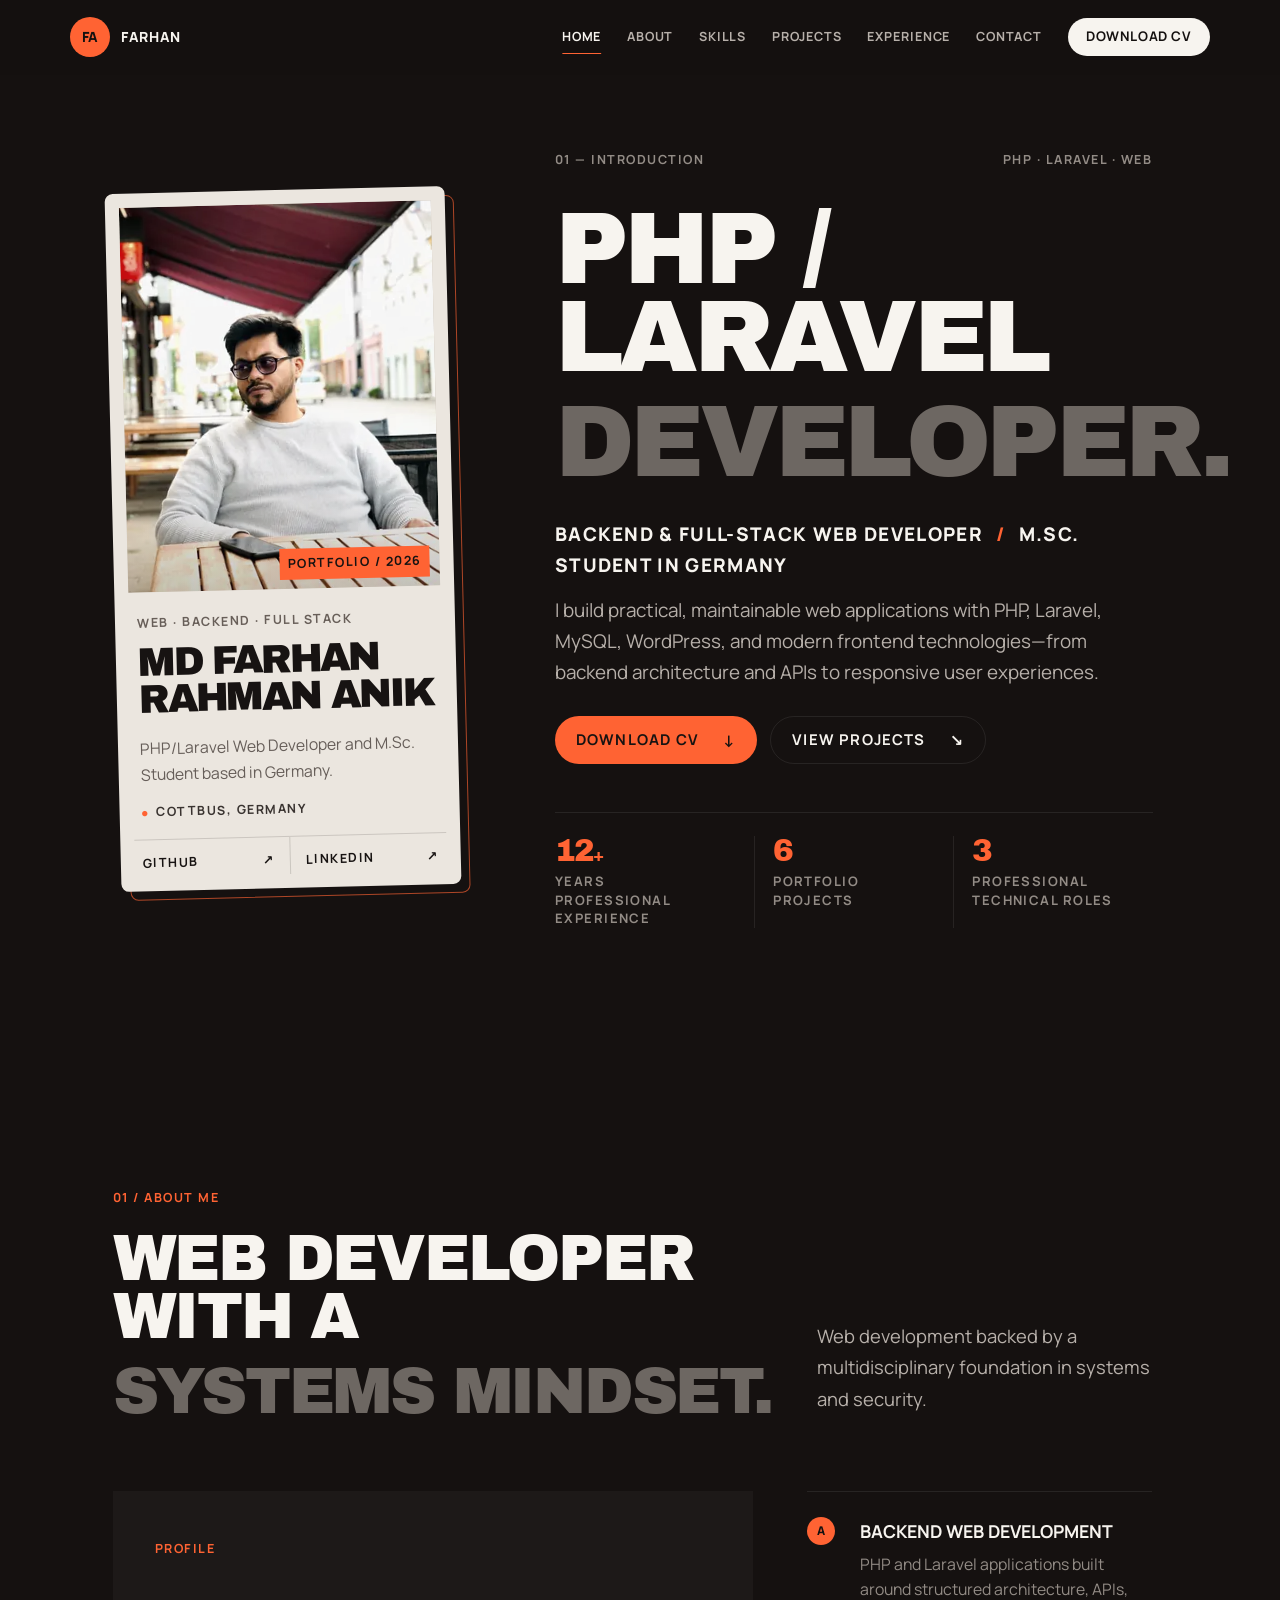
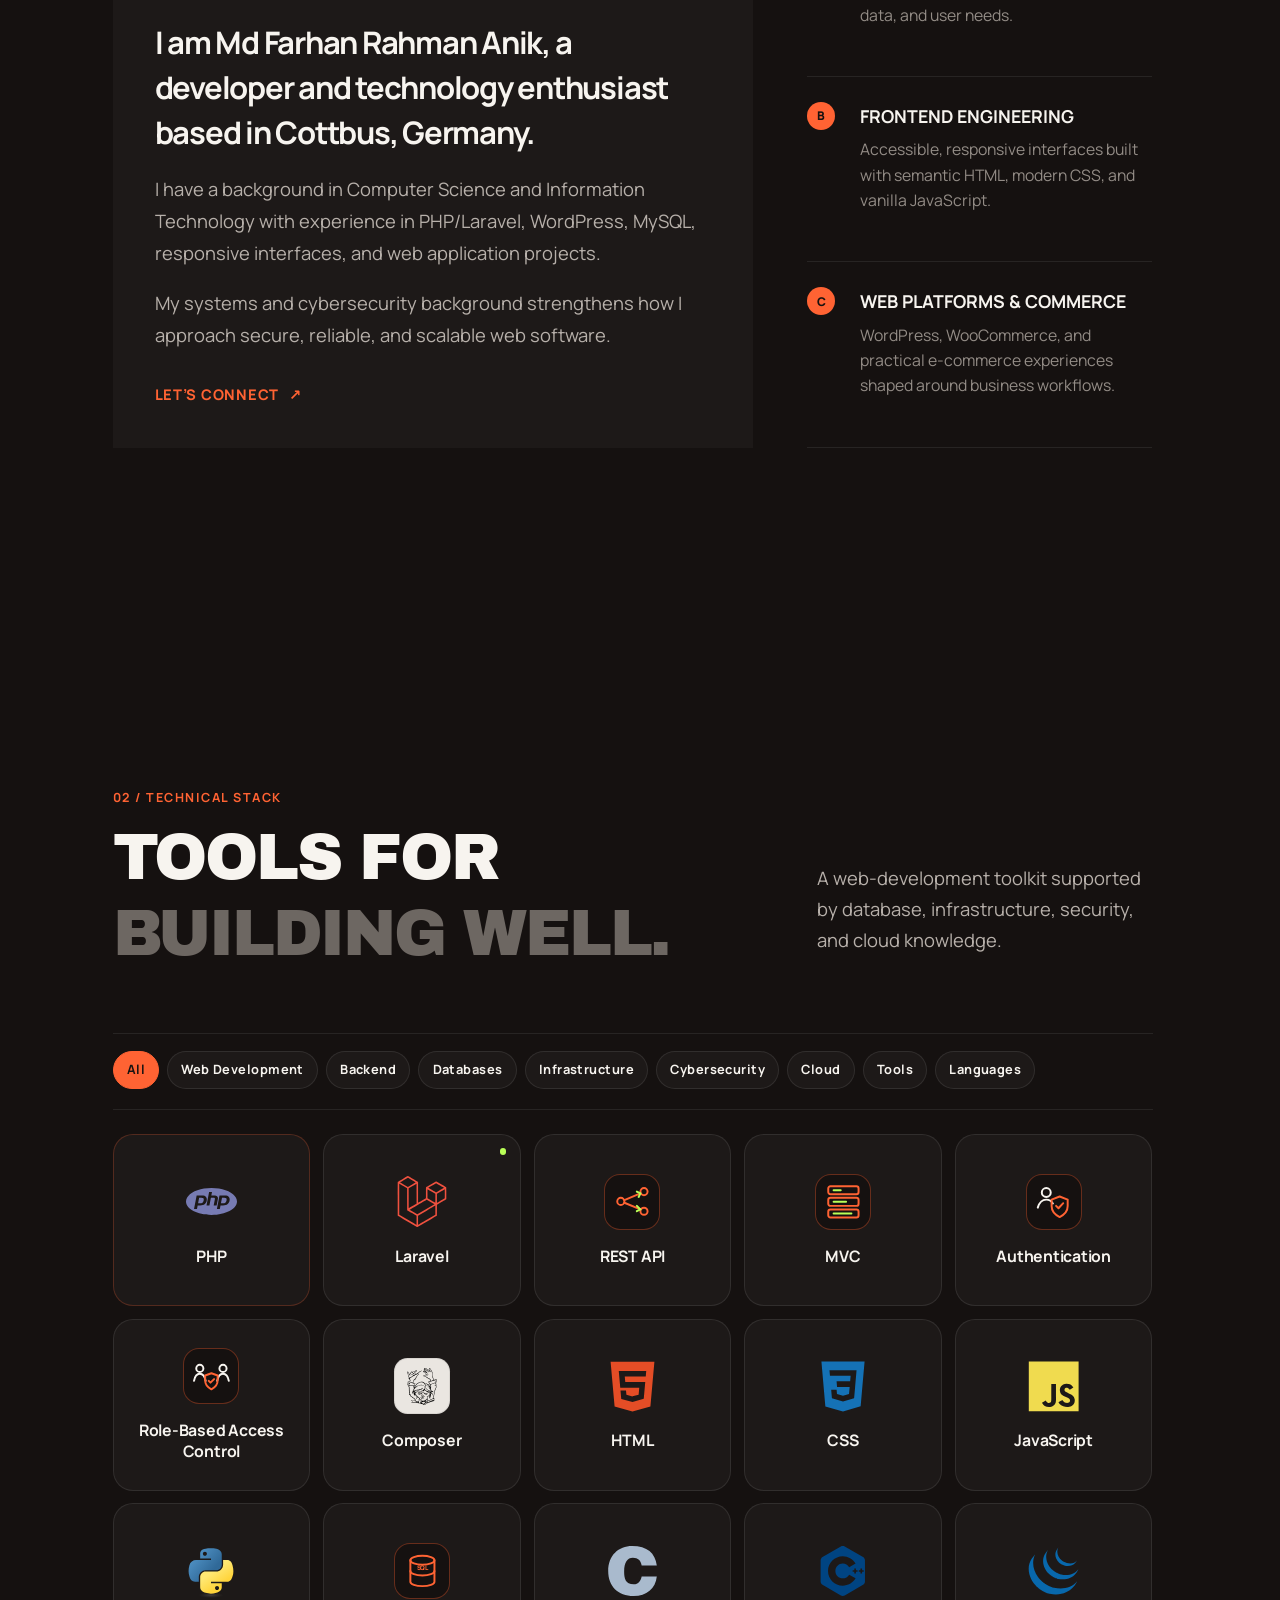
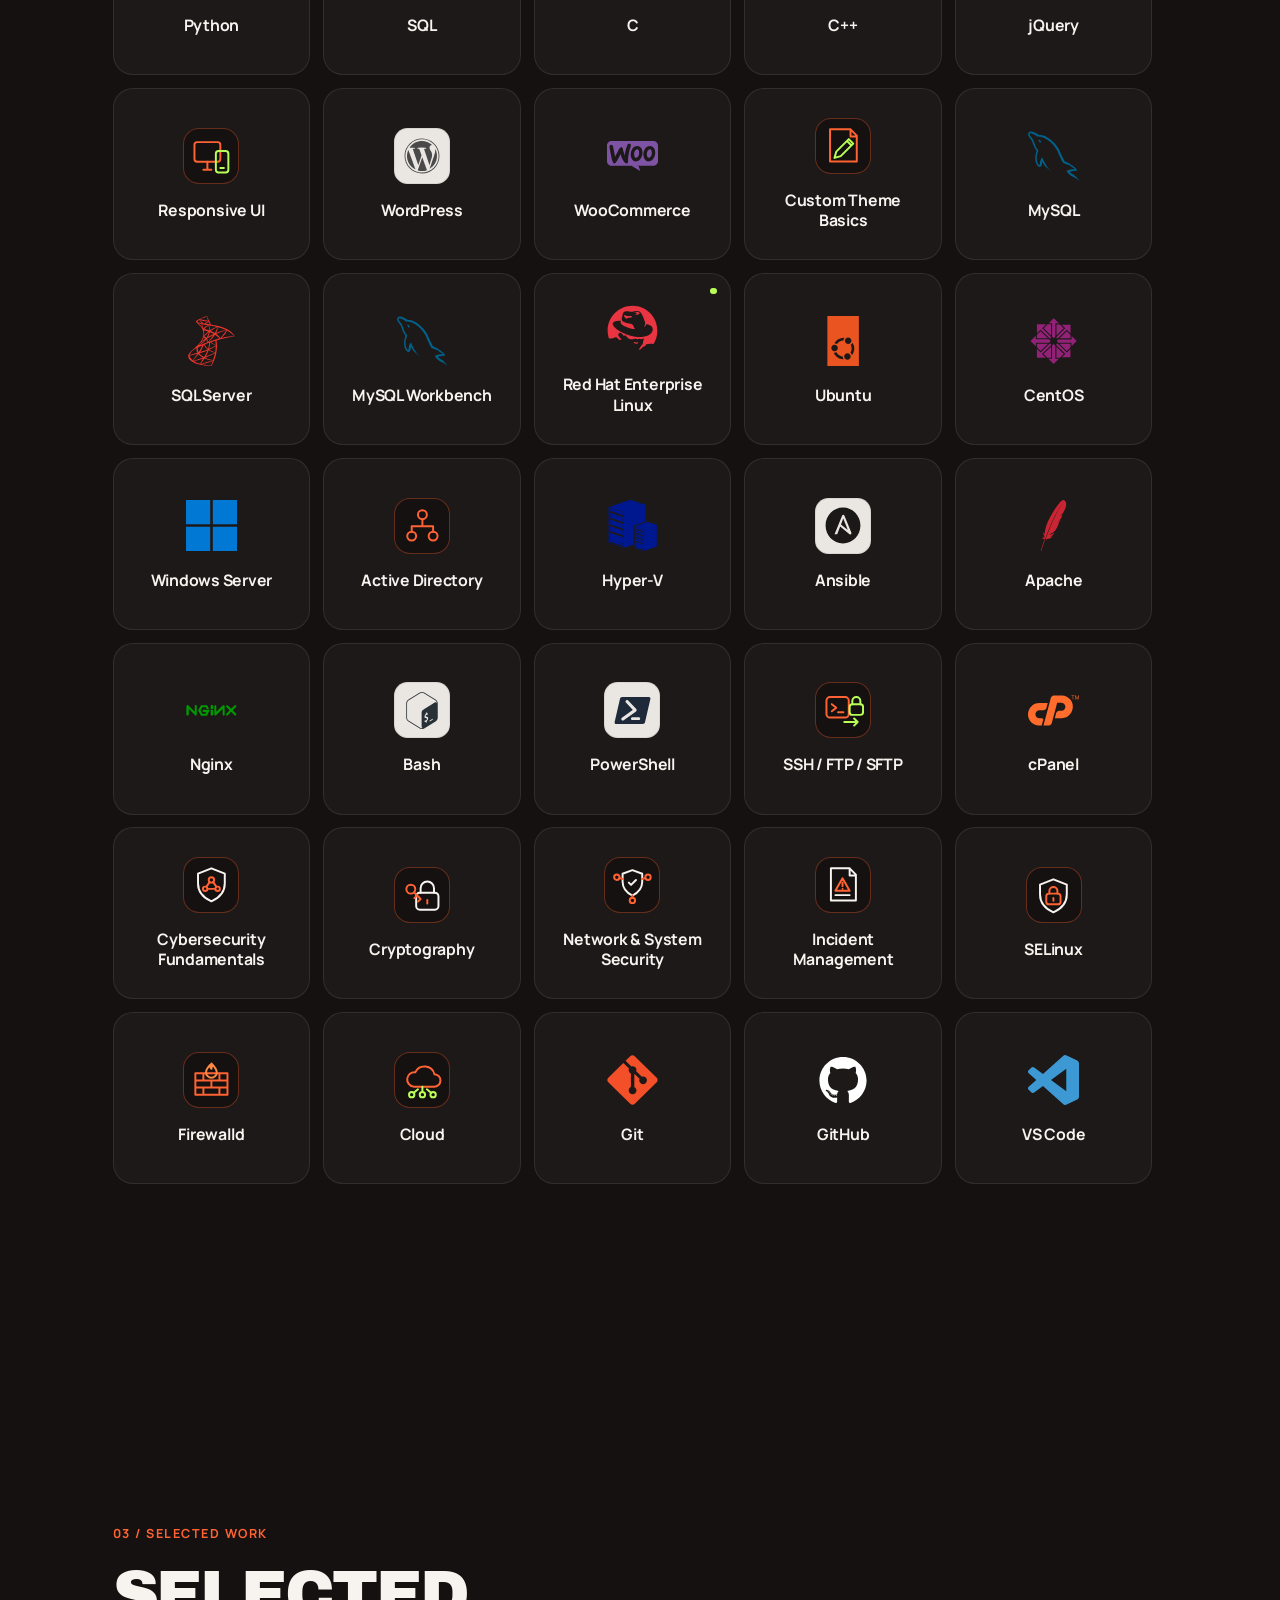
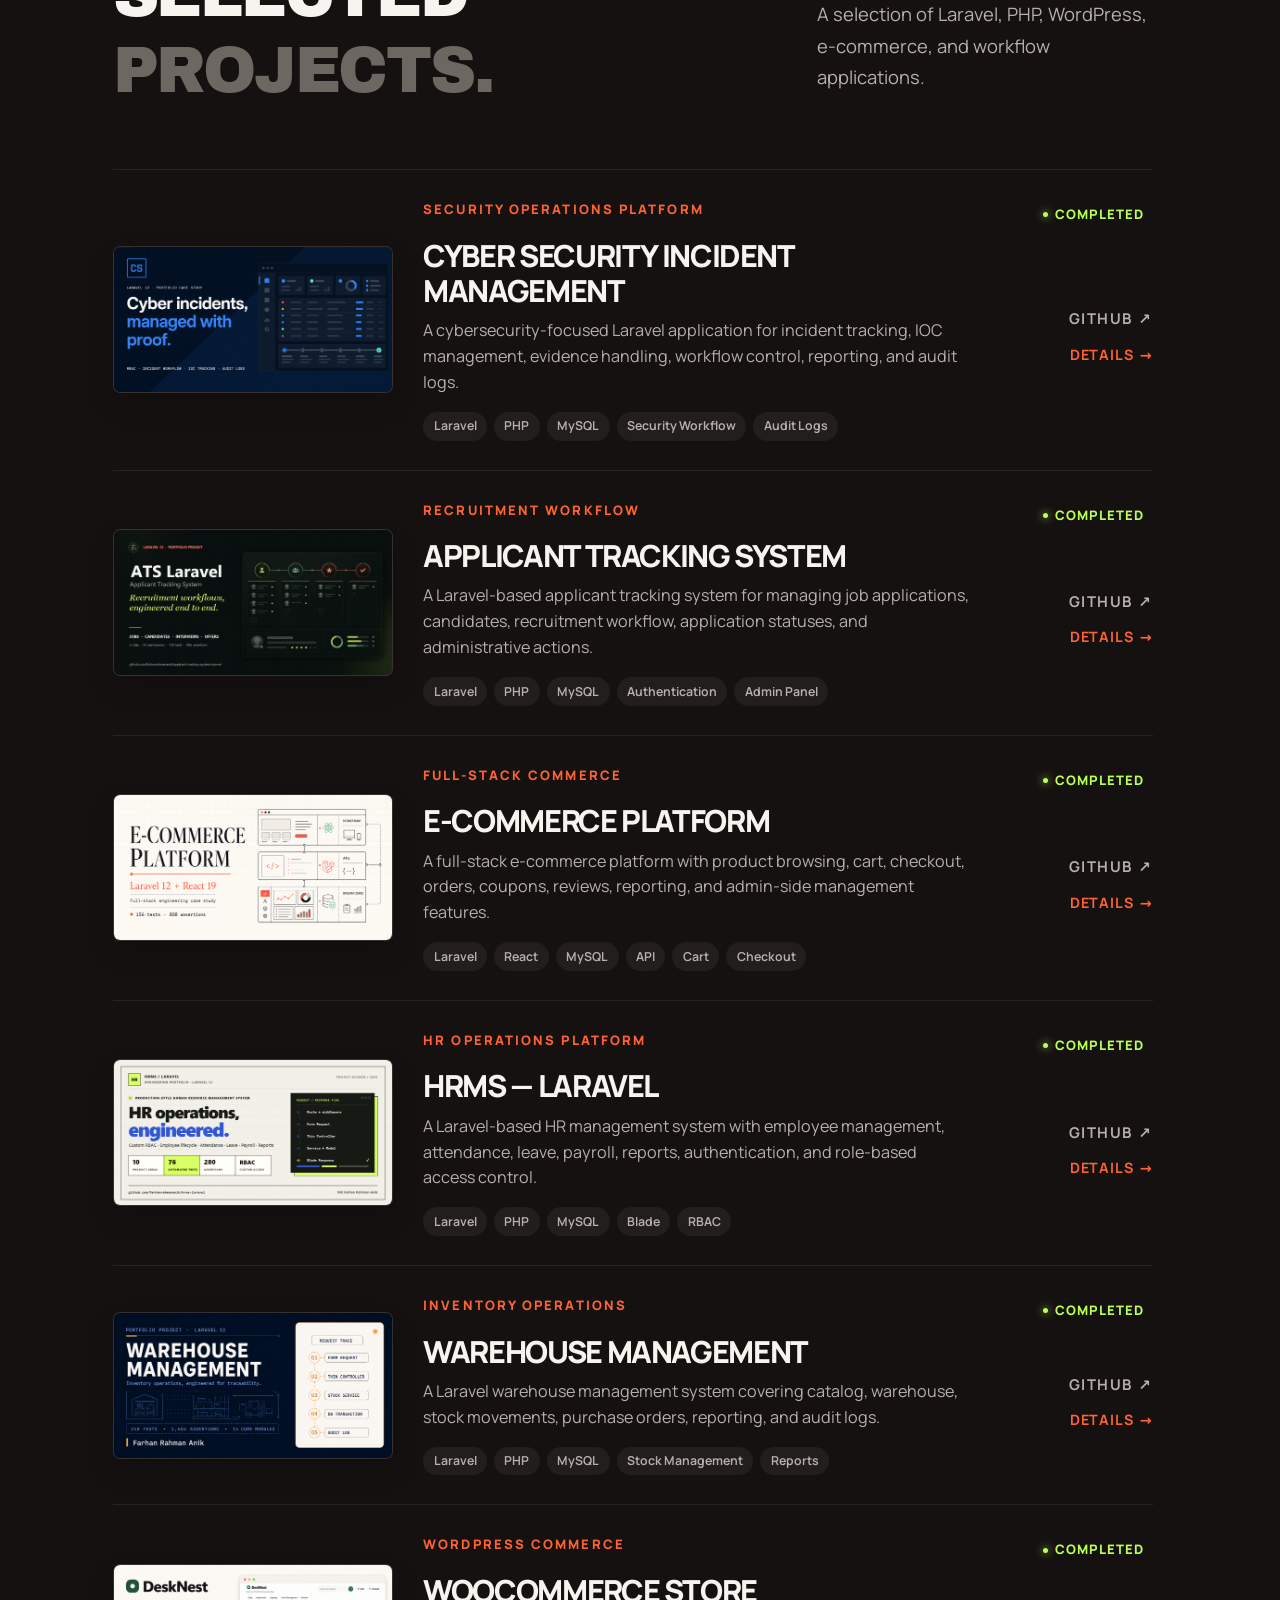
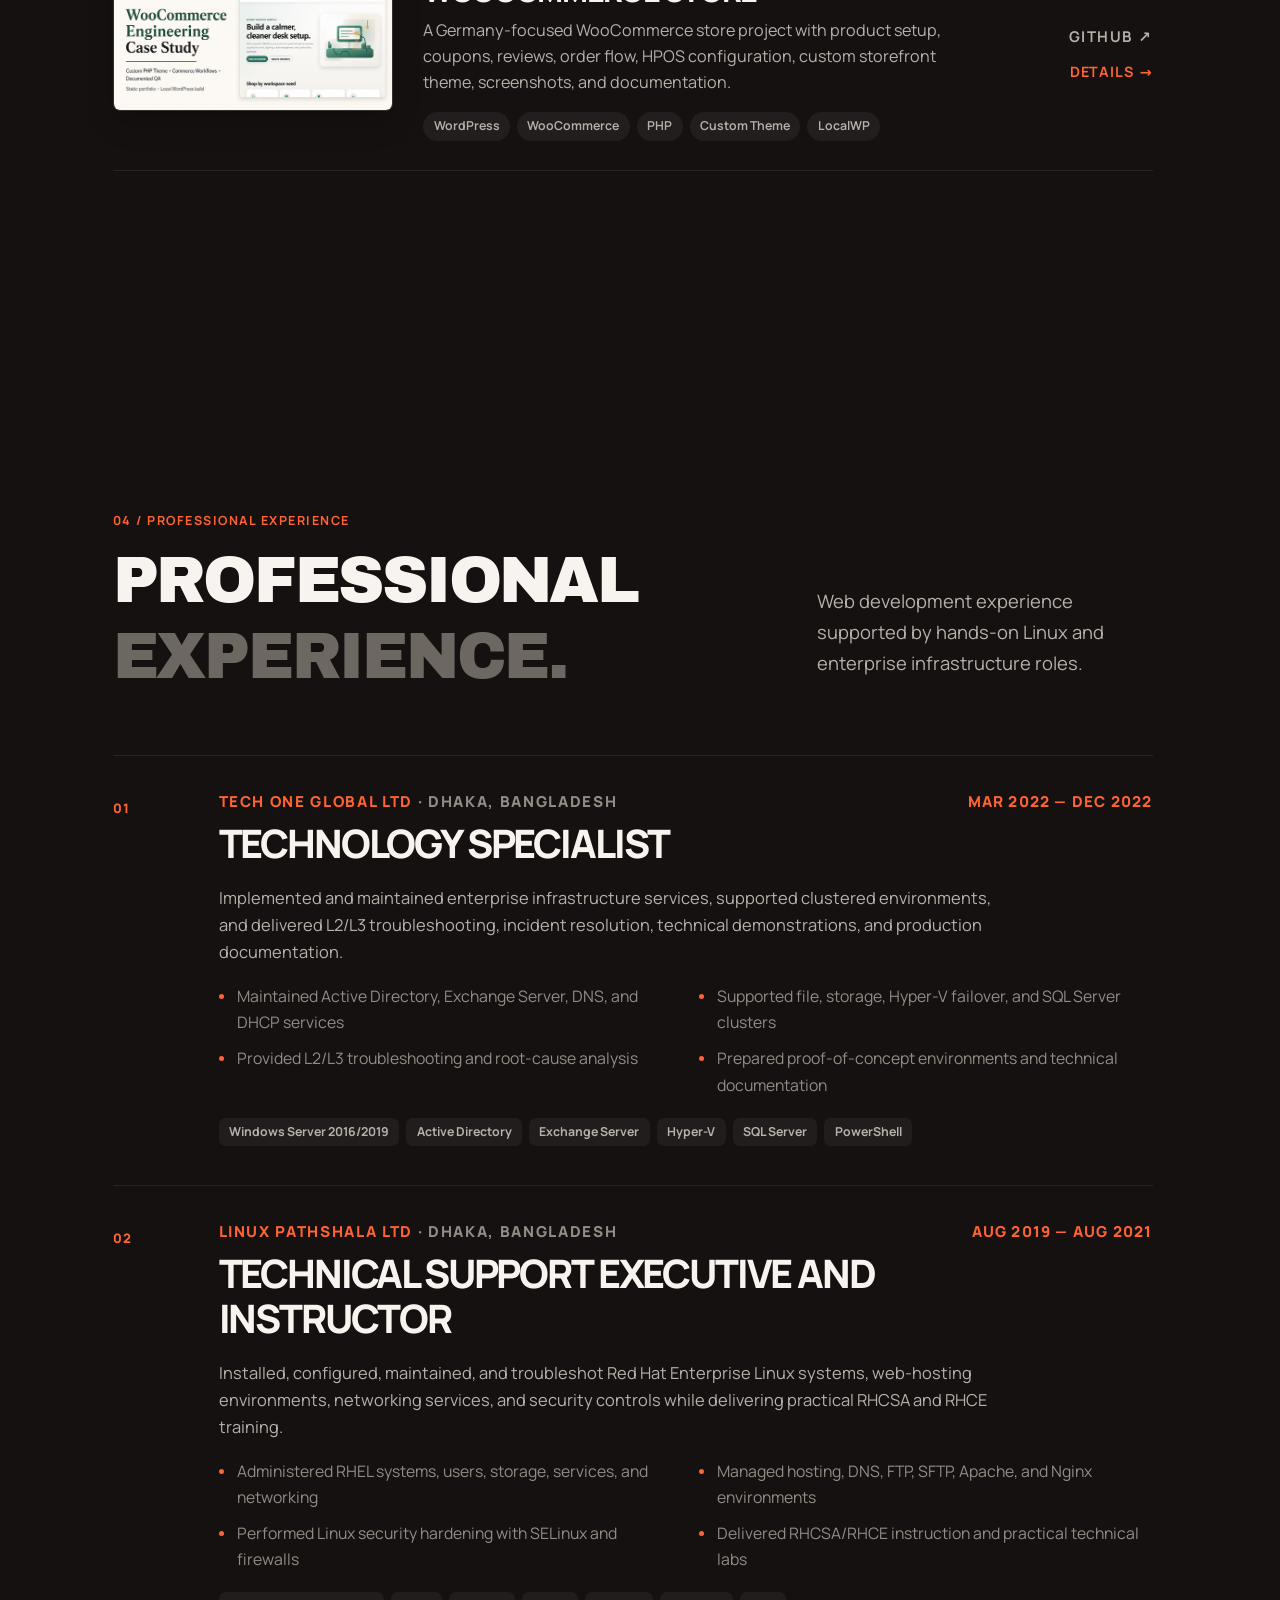
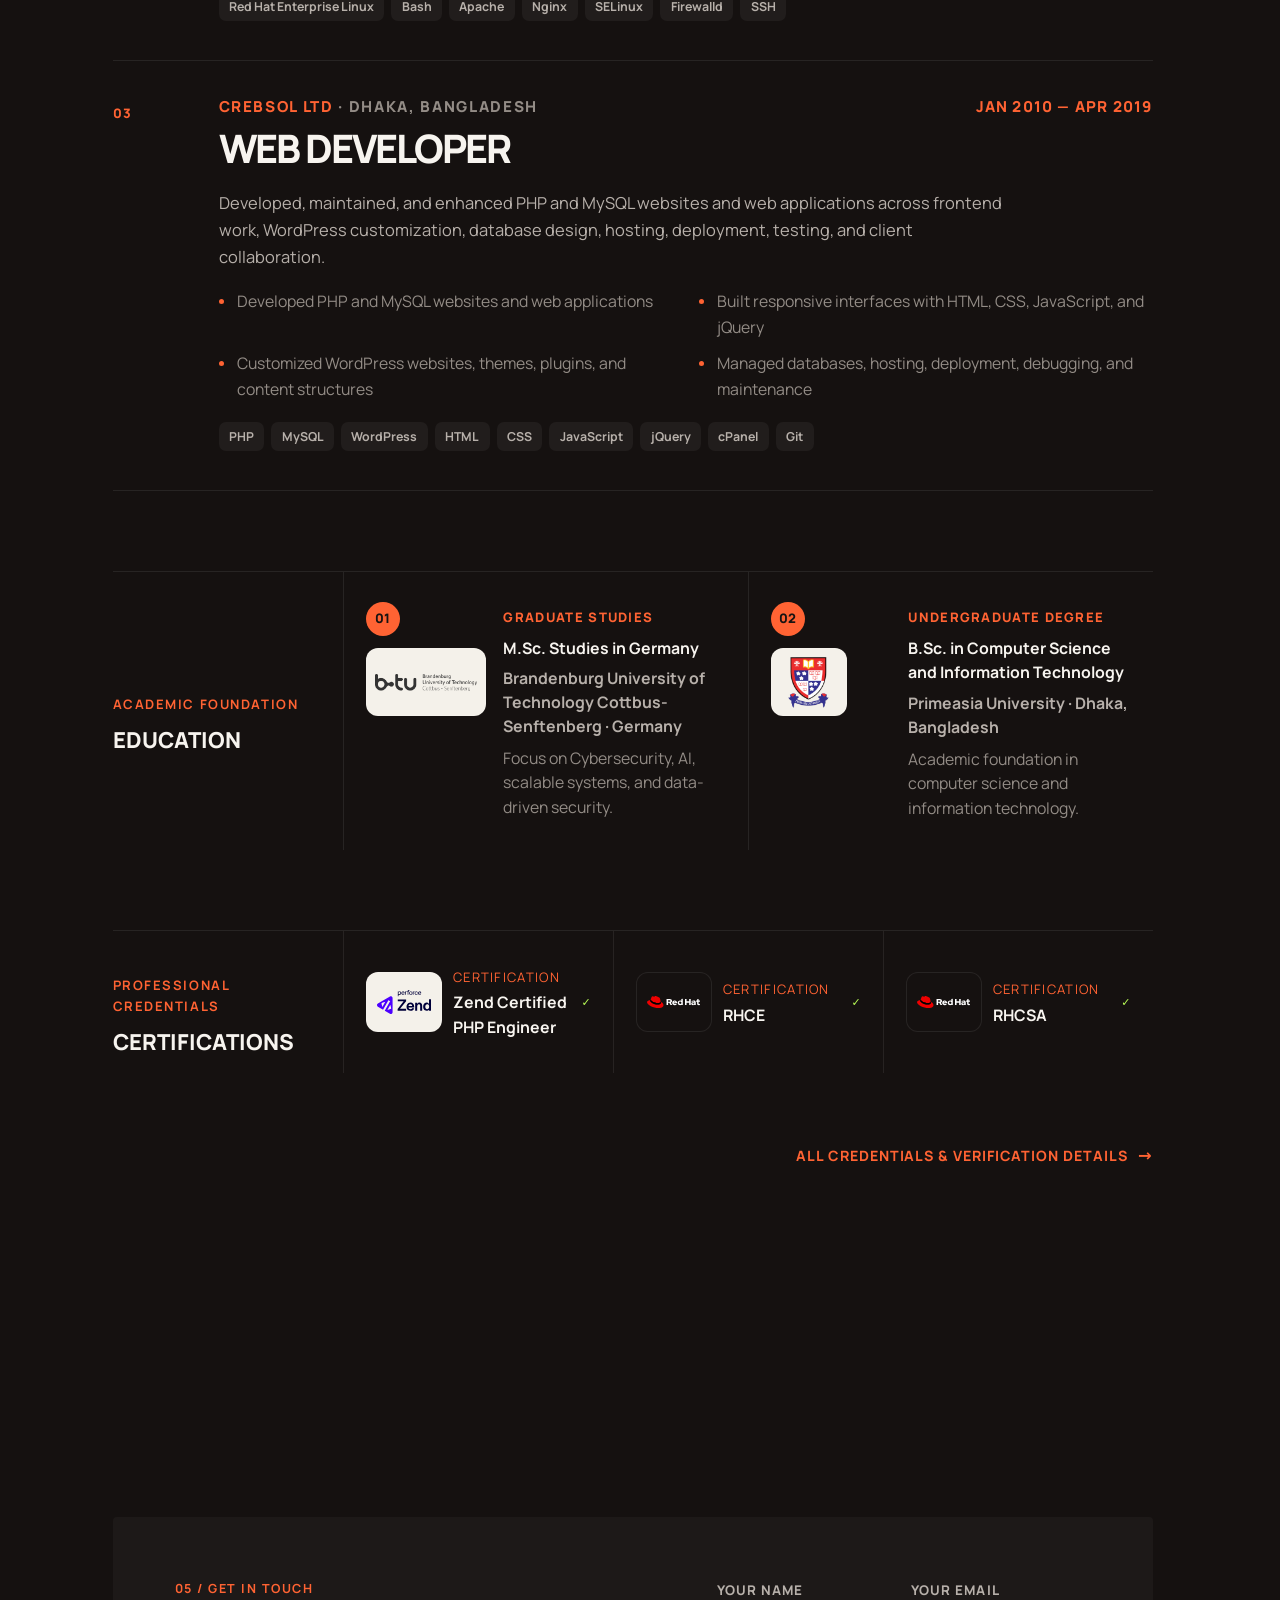
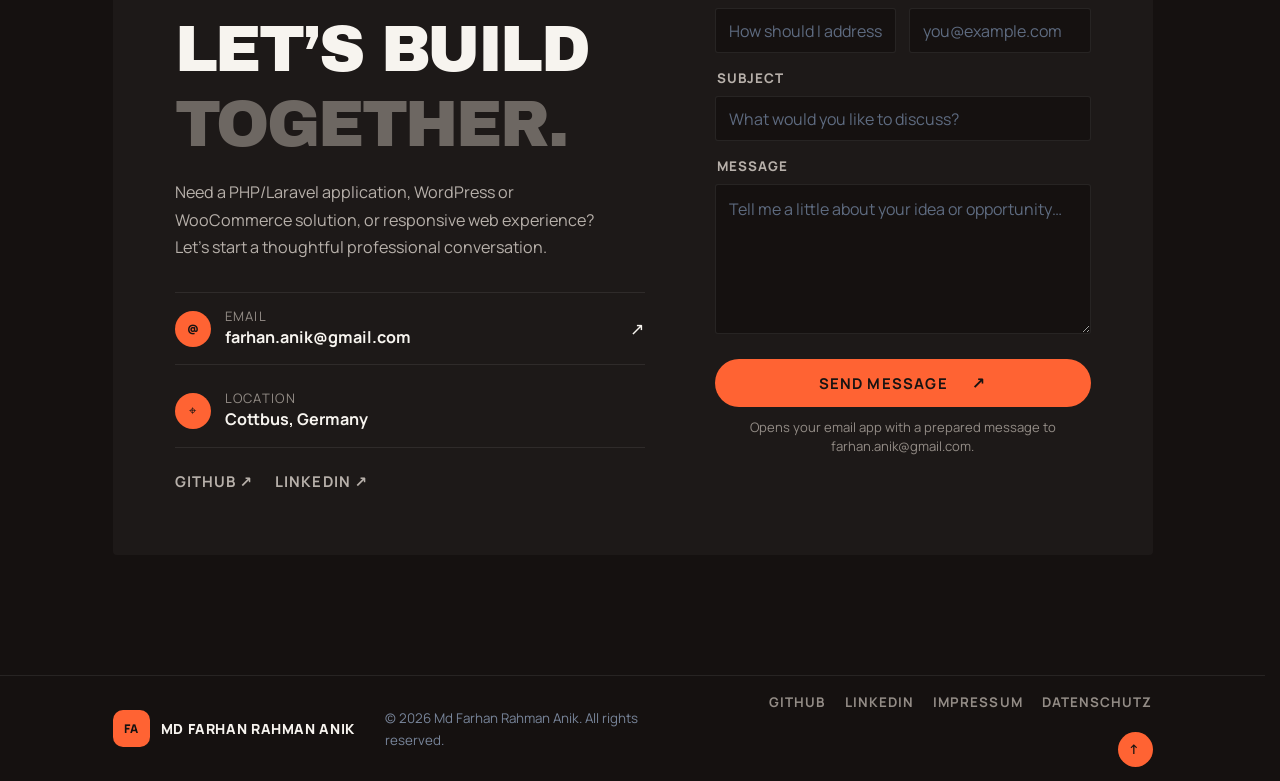
<file: index.html>
<!doctype html>
<html lang="en">
<head>
  <meta charset="utf-8">
  <meta name="viewport" content="width=device-width, initial-scale=1">
  <meta name="description" content="Portfolio of Md Farhan Rahman Anik — a PHP/Laravel web developer building backend, full-stack, WordPress, and e-commerce applications.">
  <meta name="theme-color" content="#F36B2B">
  <meta property="og:title" content="Md Farhan Rahman Anik | Web Developer Portfolio">
  <meta property="og:description" content="PHP/Laravel, full-stack, WordPress, and e-commerce web development projects.">
  <meta property="og:type" content="website">
  <title>Md Farhan Rahman Anik | PHP/Laravel Developer</title>
  <link rel="canonical" href="https://farhanrahmananik.github.io/webdev/">
  <link rel="stylesheet" href="styles.min.css">
  <link rel="icon" type="image/svg+xml" href="assets/images/favicon.svg?v=2">
  <link rel="icon" type="image/png" sizes="32x32" href="assets/images/favicon-32x32.png?v=2">
  <link rel="icon" type="image/png" sizes="16x16" href="assets/images/favicon-16x16.png?v=2">
  <link rel="shortcut icon" href="assets/images/favicon.ico?v=2">
  <link rel="apple-touch-icon" sizes="180x180" href="assets/images/apple-touch-icon.png?v=2">
  <link rel="preload" href="assets/fonts/archivo-black/archivo-black-latin-400-normal.woff2" as="font" type="font/woff2" crossorigin>
  <link rel="preload" href="assets/fonts/manrope/manrope-latin-wght-normal.woff2" as="font" type="font/woff2" crossorigin>
  <script src="script.min.js" defer></script>
</head>
<body>
  <a class="skip-link" href="./#main-content">Skip to content</a>

  <header class="site-header" id="top">
    <nav class="navbar container" aria-label="Primary navigation">
      <a class="brand" href="./#home">
        <span class="brand-mark">FA</span>
        <span class="brand-copy">
          <strong>Farhan</strong>
          <small>Web Developer Portfolio</small>
        </span>
      </a>

      <button class="menu-toggle" type="button" aria-expanded="false" aria-controls="nav-menu" aria-label="Open navigation menu">
        <span></span>
        <span></span>
        <span></span>
      </button>

      <div class="nav-menu" id="nav-menu">
        <a class="nav-link active" href="./#home">Home</a>
        <a class="nav-link" href="./#about">About</a>
        <a class="nav-link" href="./#skills">Skills</a>
        <a class="nav-link" href="./#projects">Projects</a>
        <a class="nav-link" href="./#experience">Experience</a>
        <a class="nav-link" href="./#contact">Contact</a>
        <a class="nav-cta" href="assets/pdf/Md_Farhan_Rahman_Anik_CV.pdf" download>Download CV</a>
      </div>
    </nav>
  </header>

  <main id="main-content">
    <section class="hero section" id="home" aria-labelledby="hero-title">
      <div class="container hero-editorial">
        <div class="hero-statement">
          <div class="hero-meta">
            <span>01 — Introduction</span>
            <span>PHP · LARAVEL · WEB</span>
          </div>
          <h1 id="hero-title">
            <span>PHP / LARAVEL</span>
            <em>DEVELOPER.</em>
          </h1>
          <p class="hero-headline">Backend &amp; Full-Stack Web Developer <i aria-hidden="true">/</i> M.Sc. Student in Germany</p>
          <p class="hero-intro">I build practical, maintainable web applications with PHP, Laravel, MySQL, WordPress, and modern frontend technologies—from backend architecture and APIs to responsive user experiences.</p>

          <div class="hero-actions" aria-label="Primary actions">
            <a class="button button-primary" href="assets/pdf/Md_Farhan_Rahman_Anik_CV.pdf" download>
              <span>Download CV</span>
              <span class="button-arrow" aria-hidden="true">↓</span>
            </a>
            <a class="button button-secondary" href="./#projects">
              <span>View Projects</span>
              <span class="button-arrow" aria-hidden="true">↘</span>
            </a>
          </div>
        </div>

        <div class="hero-card-reveal reveal">
          <div class="hero-card-stage">
            <article class="identity-card" aria-label="Profile of Md Farhan Rahman Anik">
              <div class="identity-photo">
                <picture>
                  <source
                    type="image/webp"
                    srcset="assets/images/profile-340.webp 340w, assets/images/profile-400.webp 400w, assets/images/profile-600.webp 600w, assets/images/profile-960.webp 960w"
                    sizes="(max-width: 600px) 45vw, 321px">
                  <img
                    src="assets/images/profile.jpg"
                    alt="Md Farhan Rahman Anik"
                    width="1602"
                    height="2048"
                    fetchpriority="high"
                    decoding="async">
                </picture>
                <span>Portfolio / 2026</span>
              </div>
              <div class="identity-copy">
                <p class="identity-label">Web · Backend · Full Stack</p>
                <h2>Md Farhan<br>Rahman Anik</h2>
                <p>PHP/Laravel Web Developer and M.Sc. Student based in Germany.</p>
                <div class="identity-location">
                  <span aria-hidden="true">●</span>
                  Cottbus, Germany
                </div>
              </div>
              <div class="identity-links">
                <a href="https://github.com/farhanrahmananik" target="_blank" rel="noopener noreferrer" aria-label="Visit Farhan's GitHub profile">
                  GitHub <span aria-hidden="true">↗</span>
                </a>
                <a href="https://www.linkedin.com/in/farhanrahmananik/" target="_blank" rel="noopener noreferrer" aria-label="Visit Farhan's LinkedIn profile">
                  LinkedIn <span aria-hidden="true">↗</span>
                </a>
              </div>
            </article>
          </div>
        </div>

        <div class="hero-proof" aria-label="Professional summary">
          <div><strong>12<span>+</span></strong><small>Years Professional Experience</small></div>
          <div><strong>6</strong><small>Portfolio Projects</small></div>
          <div><strong>3</strong><small>Professional Technical Roles</small></div>
        </div>
      </div>
    </section>

    <section class="section about" id="about" aria-labelledby="about-title">
      <div class="container">
        <div class="section-heading reveal">
          <div>
            <p class="eyebrow">01 / About me</p>
            <h2 id="about-title">WEB DEVELOPER WITH A<br><span>SYSTEMS MINDSET.</span></h2>
          </div>
          <p class="section-lead">Web development backed by a multidisciplinary foundation in systems and security.</p>
        </div>

        <div class="about-grid">
          <article class="about-story glass-card reveal">
            <span class="card-label">Profile</span>
            <p class="about-intro">I am <strong>Md Farhan Rahman Anik</strong>, a developer and technology enthusiast based in Cottbus, Germany.</p>
            <p>I have a background in Computer Science and Information Technology with experience in PHP/Laravel, WordPress, MySQL, responsive interfaces, and web application projects.</p>
            <p>My systems and cybersecurity background strengthens how I approach secure, reliable, and scalable web software.</p>
            <a class="text-link" href="./#contact">Let’s connect <span aria-hidden="true">↗</span></a>
          </article>

          <div class="about-focus">
            <article class="focus-card reveal">
              <span class="focus-index">A</span>
              <div>
                <h3>Backend Web Development</h3>
                <p>PHP and Laravel applications built around structured architecture, APIs, data, and user needs.</p>
              </div>
            </article>
            <article class="focus-card reveal">
              <span class="focus-index">B</span>
              <div>
                <h3>Frontend Engineering</h3>
                <p>Accessible, responsive interfaces built with semantic HTML, modern CSS, and vanilla JavaScript.</p>
              </div>
            </article>
            <article class="focus-card reveal">
              <span class="focus-index">C</span>
              <div>
                <h3>Web Platforms &amp; Commerce</h3>
                <p>WordPress, WooCommerce, and practical e-commerce experiences shaped around business workflows.</p>
              </div>
            </article>
          </div>
        </div>
      </div>
    </section>

    <section class="section skills" id="skills" aria-labelledby="skills-title">
      <div class="container">
        <div class="section-heading reveal">
          <div>
            <p class="eyebrow">02 / Technical stack</p>
            <h2 id="skills-title">TOOLS FOR<br><span>BUILDING WELL.</span></h2>
          </div>
          <p class="section-lead">A web-development toolkit supported by database, infrastructure, security, and cloud knowledge.</p>
        </div>

        <div class="tool-filter-panel reveal">
          <div class="tool-filters" role="group" aria-label="Filter tools by category">
            <button class="tool-filter active" type="button" data-filter="all" aria-pressed="true" aria-controls="tools-grid">All</button>
            <button class="tool-filter" type="button" data-filter="web" aria-pressed="false" aria-controls="tools-grid">Web Development</button>
            <button class="tool-filter" type="button" data-filter="backend" aria-pressed="false" aria-controls="tools-grid">Backend</button>
            <button class="tool-filter" type="button" data-filter="databases" aria-pressed="false" aria-controls="tools-grid">Databases</button>
            <button class="tool-filter" type="button" data-filter="infrastructure" aria-pressed="false" aria-controls="tools-grid">Infrastructure</button>
            <button class="tool-filter" type="button" data-filter="cybersecurity" aria-pressed="false" aria-controls="tools-grid">Cybersecurity</button>
            <button class="tool-filter" type="button" data-filter="cloud" aria-pressed="false" aria-controls="tools-grid">Cloud</button>
            <button class="tool-filter" type="button" data-filter="tools" aria-pressed="false" aria-controls="tools-grid">Tools</button>
            <button class="tool-filter" type="button" data-filter="languages" aria-pressed="false" aria-controls="tools-grid">Languages</button>
          </div>
        </div>

        <div class="tools-grid" id="tools-grid">
          <article class="tool-card tool-card-featured reveal" data-category="web backend languages">
            <span class="tool-logo tool-logo-brand-image" aria-hidden="true"><img src="assets/images/stack/php.svg" alt="" width="56" height="56" loading="lazy" decoding="async"></span>
            <h3>PHP</h3>
          </article>

          <article class="tool-card tool-card-lime reveal" data-category="backend">
            <span class="tool-logo tool-logo-brand-image" aria-hidden="true"><img src="assets/images/stack/laravel.svg" alt="" width="56" height="56" loading="lazy" decoding="async"></span>
            <h3>Laravel</h3>
          </article>

          <article class="tool-card reveal" data-category="backend">
            <span class="tool-logo tool-logo-fallback tool-logo-custom" aria-hidden="true">
              <svg class="tool-glyph" viewBox="0 0 48 48" focusable="false">
                <circle cx="11" cy="24" r="4"></circle>
                <circle cx="37" cy="13" r="4"></circle>
                <circle cx="37" cy="35" r="4"></circle>
                <path d="m15 22.5 18-7.5M15 25.5l18 7.5"></path>
                <path class="tool-glyph-accent" d="m29 13 4 2-2 4M29 29l4 4-4 2"></path>
              </svg>
            </span>
            <h3>REST API</h3>
          </article>

          <article class="tool-card reveal" data-category="backend">
            <span class="tool-logo tool-logo-fallback tool-logo-custom" aria-hidden="true">
              <svg class="tool-glyph" viewBox="0 0 48 48" focusable="false">
                <rect x="7" y="7" width="34" height="9" rx="2.5"></rect>
                <rect x="7" y="20" width="34" height="9" rx="2.5"></rect>
                <rect x="7" y="33" width="34" height="9" rx="2.5"></rect>
                <path class="tool-glyph-accent" d="M13 11.5h8M13 24.5h14M13 37.5h20"></path>
              </svg>
            </span>
            <h3>MVC</h3>
          </article>

          <article class="tool-card reveal" data-category="backend cybersecurity">
            <span class="tool-logo tool-logo-fallback tool-logo-custom tool-logo-security" aria-hidden="true">
              <svg class="tool-glyph" viewBox="0 0 48 48" focusable="false">
                <circle cx="16" cy="14" r="5"></circle>
                <path d="M6.5 31c1.8-6.1 5-9 9.5-9 3.1 0 5.6 1.4 7.4 4.3"></path>
                <path class="tool-glyph-accent" d="M31 18.5 40 22v7.2c0 6-3.6 9.7-9 12.3-5.4-2.6-9-6.3-9-12.3V22z"></path>
                <path class="tool-glyph-accent" d="m27 29 2.7 2.7L35 26"></path>
              </svg>
            </span>
            <h3>Authentication</h3>
          </article>

          <article class="tool-card reveal" data-category="backend cybersecurity">
            <span class="tool-logo tool-logo-fallback tool-logo-custom tool-logo-security" aria-hidden="true">
              <svg class="tool-glyph" viewBox="0 0 48 48" focusable="false">
                <circle cx="11" cy="15" r="4"></circle>
                <circle cx="37" cy="15" r="4"></circle>
                <path d="M4.5 29c1-5.3 3.2-8 6.5-8s5.5 2.7 6.5 8M30.5 29c1-5.3 3.2-8 6.5-8s5.5 2.7 6.5 8"></path>
                <path class="tool-glyph-accent" d="M24 20.5 31 23v5.7c0 4.7-2.8 7.7-7 9.8-4.2-2.1-7-5.1-7-9.8V23z"></path>
                <path class="tool-glyph-accent" d="m21 29 2 2 4-4"></path>
              </svg>
            </span>
            <h3>Role-Based Access Control</h3>
          </article>

          <article class="tool-card reveal" data-category="backend tools">
            <span class="tool-logo tool-logo-brand-image tool-logo-neutral-plate" aria-hidden="true"><img src="assets/images/stack/composer.svg" alt="" width="56" height="56" loading="lazy" decoding="async"></span>
            <h3>Composer</h3>
          </article>

          <article class="tool-card reveal" data-category="web">
            <span class="tool-logo tool-logo-brand-image" aria-hidden="true"><img src="assets/images/stack/html5.svg" alt="" width="56" height="56" loading="lazy" decoding="async"></span>
            <h3>HTML</h3>
          </article>

          <article class="tool-card reveal" data-category="web">
            <span class="tool-logo tool-logo-brand-image" aria-hidden="true"><img src="assets/images/stack/css3.svg" alt="" width="56" height="56" loading="lazy" decoding="async"></span>
            <h3>CSS</h3>
          </article>

          <article class="tool-card reveal" data-category="web languages">
            <span class="tool-logo tool-logo-brand-image" aria-hidden="true"><img src="assets/images/stack/javascript.svg" alt="" width="56" height="56" loading="lazy" decoding="async"></span>
            <h3>JavaScript</h3>
          </article>

          <article class="tool-card reveal" data-category="languages">
            <span class="tool-logo tool-logo-brand-image" aria-hidden="true">
              <img src="assets/images/stack/python.svg" alt="" width="56" height="56" loading="lazy" decoding="async">
            </span>
            <h3>Python</h3>
          </article>

          <article class="tool-card reveal" data-category="databases languages">
            <span class="tool-logo tool-logo-fallback tool-logo-custom" aria-hidden="true">
              <svg class="tool-glyph tool-glyph-sql" viewBox="0 0 48 48" focusable="false">
                <ellipse cx="24" cy="11.5" rx="13.5" ry="5"></ellipse>
                <path d="M10.5 11.5v24c0 2.8 6 5 13.5 5s13.5-2.2 13.5-5v-24"></path>
                <path d="M10.5 23.5c0 2.8 6 5 13.5 5s13.5-2.2 13.5-5"></path>
                <text x="24" y="22" text-anchor="middle">SQL</text>
              </svg>
            </span>
            <h3>SQL</h3>
          </article>

          <article class="tool-card reveal" data-category="languages">
            <span class="tool-logo tool-logo-brand-image" aria-hidden="true"><img src="assets/images/stack/c.svg" alt="" width="56" height="56" loading="lazy" decoding="async"></span>
            <h3>C</h3>
          </article>

          <article class="tool-card reveal" data-category="languages">
            <span class="tool-logo tool-logo-brand-image" aria-hidden="true"><img src="assets/images/stack/cplusplus.svg" alt="" width="56" height="56" loading="lazy" decoding="async"></span>
            <h3>C++</h3>
          </article>

          <article class="tool-card reveal" data-category="web">
            <span class="tool-logo tool-logo-brand-image" aria-hidden="true"><img src="assets/images/stack/jquery.svg" alt="" width="56" height="56" loading="lazy" decoding="async"></span>
            <h3>jQuery</h3>
          </article>

          <article class="tool-card reveal" data-category="web">
            <span class="tool-logo tool-logo-fallback tool-logo-custom" aria-hidden="true">
              <svg class="tool-glyph" viewBox="0 0 48 48" focusable="false">
                <rect x="5" y="8" width="29" height="22" rx="3"></rect>
                <path d="M15 39h9M19.5 30v9"></path>
                <rect class="tool-glyph-accent" x="29" y="18" width="14" height="24" rx="3"></rect>
                <path class="tool-glyph-accent" d="M34 37h4"></path>
              </svg>
            </span>
            <h3>Responsive UI</h3>
          </article>

          <article class="tool-card reveal" data-category="web">
            <span class="tool-logo tool-logo-brand-image tool-logo-neutral-plate" aria-hidden="true"><img src="assets/images/stack/wordpress.svg" alt="" width="56" height="56" loading="lazy" decoding="async"></span>
            <h3>WordPress</h3>
          </article>

          <article class="tool-card reveal" data-category="web">
            <span class="tool-logo tool-logo-brand-image" aria-hidden="true"><img src="assets/images/stack/woocommerce.svg" alt="" width="56" height="56" loading="lazy" decoding="async"></span>
            <h3>WooCommerce</h3>
          </article>

          <article class="tool-card reveal" data-category="web">
            <span class="tool-logo tool-logo-fallback tool-logo-custom" aria-hidden="true">
              <svg class="tool-glyph" viewBox="0 0 48 48" focusable="false">
                <path d="M9 6h23l7 7v29H9zM32 6v8h7"></path>
                <path class="tool-glyph-accent" d="m16 31 14-14 5 5-14 14-7 2zM28 19l5 5"></path>
              </svg>
            </span>
            <h3>Custom Theme Basics</h3>
          </article>

          <article class="tool-card reveal" data-category="databases">
            <span class="tool-logo tool-logo-brand-image" aria-hidden="true"><img src="assets/images/stack/mysql.svg" alt="" width="56" height="56" loading="lazy" decoding="async"></span>
            <h3>MySQL</h3>
          </article>

          <article class="tool-card reveal" data-category="databases infrastructure">
            <span class="tool-logo tool-logo-brand-image" aria-hidden="true"><img src="assets/images/stack/microsoft-sql-server.svg" alt="" width="56" height="56" loading="lazy" decoding="async"></span>
            <h3>SQL Server</h3>
          </article>

          <article class="tool-card reveal" data-category="databases tools">
            <span class="tool-logo tool-logo-brand-image" aria-hidden="true"><img src="assets/images/stack/mysql.svg" alt="" width="56" height="56" loading="lazy" decoding="async"></span>
            <h3>MySQL Workbench</h3>
          </article>

          <article class="tool-card tool-card-lime reveal" data-category="infrastructure">
            <span class="tool-logo tool-logo-brand-image" aria-hidden="true"><img src="assets/images/stack/red-hat.svg" alt="" width="56" height="56" loading="lazy" decoding="async"></span>
            <h3>Red Hat Enterprise Linux</h3>
          </article>

          <article class="tool-card reveal" data-category="infrastructure">
            <span class="tool-logo tool-logo-brand-image" aria-hidden="true"><img src="assets/images/stack/ubuntu.svg" alt="" width="56" height="56" loading="lazy" decoding="async"></span>
            <h3>Ubuntu</h3>
          </article>

          <article class="tool-card reveal" data-category="infrastructure">
            <span class="tool-logo tool-logo-brand-image" aria-hidden="true"><img src="assets/images/stack/centos.svg" alt="" width="56" height="56" loading="lazy" decoding="async"></span>
            <h3>CentOS</h3>
          </article>

          <article class="tool-card reveal" data-category="infrastructure">
            <span class="tool-logo tool-logo-brand-image" aria-hidden="true"><img src="assets/images/stack/windows-server.svg" alt="" width="56" height="56" loading="lazy" decoding="async"></span>
            <h3>Windows Server</h3>
          </article>

          <article class="tool-card reveal" data-category="infrastructure">
            <span class="tool-logo tool-logo-fallback tool-logo-custom tool-logo-directory" aria-hidden="true">
              <svg class="tool-glyph" viewBox="0 0 48 48" focusable="false">
                <circle cx="24" cy="12" r="5"></circle>
                <circle cx="12" cy="36" r="5"></circle>
                <circle cx="36" cy="36" r="5"></circle>
                <path class="tool-glyph-accent" d="M24 17v8M12 31v-6h24v6"></path>
              </svg>
            </span>
            <h3>Active Directory</h3>
          </article>

          <article class="tool-card reveal" data-category="infrastructure">
            <span class="tool-logo tool-logo-brand-image" aria-hidden="true"><img src="assets/images/stack/hyper-v.svg" alt="" width="56" height="56" loading="lazy" decoding="async"></span>
            <h3>Hyper-V</h3>
          </article>

          <article class="tool-card reveal" data-category="infrastructure tools">
            <span class="tool-logo tool-logo-brand-image tool-logo-neutral-plate" aria-hidden="true"><img src="assets/images/stack/ansible.svg" alt="" width="56" height="56" loading="lazy" decoding="async"></span>
            <h3>Ansible</h3>
          </article>

          <article class="tool-card reveal" data-category="infrastructure web">
            <span class="tool-logo tool-logo-brand-image" aria-hidden="true"><img src="assets/images/stack/apache.svg" alt="" width="56" height="56" loading="lazy" decoding="async"></span>
            <h3>Apache</h3>
          </article>

          <article class="tool-card reveal" data-category="infrastructure web">
            <span class="tool-logo tool-logo-brand-image" aria-hidden="true"><img src="assets/images/stack/nginx.svg" alt="" width="56" height="56" loading="lazy" decoding="async"></span>
            <h3>Nginx</h3>
          </article>

          <article class="tool-card reveal" data-category="infrastructure tools">
            <span class="tool-logo tool-logo-brand-image tool-logo-neutral-plate" aria-hidden="true"><img src="assets/images/stack/bash.svg" alt="" width="56" height="56" loading="lazy" decoding="async"></span>
            <h3>Bash</h3>
          </article>

          <article class="tool-card reveal" data-category="infrastructure tools">
            <span class="tool-logo tool-logo-brand-image tool-logo-neutral-plate" aria-hidden="true"><img src="assets/images/stack/powershell.svg" alt="" width="56" height="56" loading="lazy" decoding="async"></span>
            <h3>PowerShell</h3>
          </article>

          <article class="tool-card reveal" data-category="infrastructure tools">
            <span class="tool-logo tool-logo-fallback tool-logo-custom" aria-hidden="true">
              <svg class="tool-glyph" viewBox="0 0 48 48" focusable="false">
                <rect x="5" y="9" width="25" height="23" rx="4"></rect>
                <path d="m11 17 5 4-5 4M18 26h6"></path>
                <path class="tool-glyph-accent" d="M25 37h15M36 33l4 4-4 4M34 17v-3.5a4.5 4.5 0 0 1 9 0V17"></path>
                <rect class="tool-glyph-accent" x="31" y="17" width="15" height="12" rx="3"></rect>
              </svg>
            </span>
            <h3>SSH / FTP / SFTP</h3>
          </article>

          <article class="tool-card reveal" data-category="infrastructure tools web">
            <span class="tool-logo tool-logo-brand-image" aria-hidden="true"><img src="assets/images/stack/cpanel.svg" alt="" width="56" height="56" loading="lazy" decoding="async"></span>
            <h3>cPanel</h3>
          </article>

          <article class="tool-card reveal" data-category="cybersecurity">
            <span class="tool-logo tool-logo-fallback tool-logo-custom tool-logo-security" aria-hidden="true">
              <svg class="tool-glyph" viewBox="0 0 48 48" focusable="false">
                <path d="M24 6 39 12v11c0 10-6 16-15 20-9-4-15-10-15-20V12z"></path>
                <circle class="tool-glyph-accent" cx="24" cy="19" r="3"></circle>
                <circle class="tool-glyph-accent" cx="17" cy="29" r="2.5"></circle>
                <circle class="tool-glyph-accent" cx="31" cy="29" r="2.5"></circle>
                <path class="tool-glyph-accent" d="m22 21.5-3.5 5M26 21.5l3.5 5M19.5 29H28"></path>
              </svg>
            </span>
            <h3>Cybersecurity Fundamentals</h3>
          </article>

          <article class="tool-card reveal" data-category="cybersecurity">
            <span class="tool-logo tool-logo-fallback tool-logo-custom tool-logo-security" aria-hidden="true">
              <svg class="tool-glyph" viewBox="0 0 48 48" focusable="false">
                <rect x="17" y="21" width="25" height="19" rx="4"></rect>
                <path d="M22 21v-5a7.5 7.5 0 0 1 15 0v5"></path>
                <circle class="tool-glyph-accent" cx="11" cy="17" r="5"></circle>
                <path class="tool-glyph-accent" d="m14.5 20.5 7 7M18 24l-3 3M22 28l-3 3M29.5 29v4"></path>
              </svg>
            </span>
            <h3>Cryptography</h3>
          </article>

          <article class="tool-card reveal" data-category="cybersecurity infrastructure">
            <span class="tool-logo tool-logo-fallback tool-logo-custom tool-logo-security" aria-hidden="true">
              <svg class="tool-glyph" viewBox="0 0 48 48" focusable="false">
                <path d="M24 8 35 12v9c0 7.5-4.4 12.2-11 15.5C17.4 33.2 13 28.5 13 21v-9z"></path>
                <circle class="tool-glyph-accent" cx="6.5" cy="16" r="3"></circle>
                <circle class="tool-glyph-accent" cx="41.5" cy="16" r="3"></circle>
                <circle class="tool-glyph-accent" cx="24" cy="42" r="3"></circle>
                <path class="tool-glyph-accent" d="m9.5 17 4 1M38.5 17l-4 1M24 36.5V39"></path>
                <path d="m20 22 2.5 2.5L28 19"></path>
              </svg>
            </span>
            <h3>Network &amp; System Security</h3>
          </article>

          <article class="tool-card reveal" data-category="cybersecurity">
            <span class="tool-logo tool-logo-fallback tool-logo-custom tool-logo-security" aria-hidden="true">
              <svg class="tool-glyph" viewBox="0 0 48 48" focusable="false">
                <path d="M10 6h21l7 7v29H10zM31 6v8h7"></path>
                <path class="tool-glyph-accent" d="m23 17-8 14h16zM23 22v4M23 29h.01"></path>
                <path d="M15 36h16"></path>
              </svg>
            </span>
            <h3>Incident Management</h3>
          </article>

          <article class="tool-card reveal" data-category="cybersecurity infrastructure">
            <span class="tool-logo tool-logo-fallback tool-logo-custom tool-logo-security" aria-hidden="true">
              <svg class="tool-glyph" viewBox="0 0 48 48" focusable="false">
                <path d="M24 6 39 12v11c0 10-6 16-15 20-9-4-15-10-15-20V12z"></path>
                <rect class="tool-glyph-accent" x="16" y="22" width="16" height="12" rx="3"></rect>
                <path class="tool-glyph-accent" d="M19.5 22v-3a4.5 4.5 0 0 1 9 0v3M24 27v3"></path>
              </svg>
            </span>
            <h3>SELinux</h3>
          </article>

          <article class="tool-card reveal" data-category="cybersecurity infrastructure">
            <span class="tool-logo tool-logo-fallback tool-logo-custom tool-logo-firewall" aria-hidden="true">
              <svg class="tool-glyph" viewBox="0 0 48 48" focusable="false">
                <path d="M6 16h36v24H6zM6 24h36M6 32h36M15 16v8M33 16v8M24 24v8M15 32v8M33 32v8"></path>
                <path class="tool-glyph-accent" d="M24 5c4 4 6 7 6 10a6 6 0 0 1-12 0c0-2.4 1.5-5.2 4.5-8.4.2 2.2.7 3.6 1.5 4.4.7-1.7.7-3.7 0-6z"></path>
              </svg>
            </span>
            <h3>Firewalld</h3>
          </article>

          <article class="tool-card reveal" data-category="cloud">
            <span class="tool-logo tool-logo-fallback tool-logo-custom tool-logo-cloud" aria-hidden="true">
              <svg class="tool-glyph" viewBox="0 0 48 48" focusable="false">
                <path d="M14 31h23a7 7 0 0 0 .5-14A11.5 11.5 0 0 0 16 15a8 8 0 0 0-2 16z"></path>
                <circle class="tool-glyph-accent" cx="12" cy="40" r="3"></circle>
                <circle class="tool-glyph-accent" cx="24" cy="40" r="3"></circle>
                <circle class="tool-glyph-accent" cx="36" cy="40" r="3"></circle>
                <path class="tool-glyph-accent" d="M24 31v6M14 38l5-4M34 38l-5-4"></path>
              </svg>
            </span>
            <h3>Cloud</h3>
          </article>

          <article class="tool-card reveal" data-category="tools">
            <span class="tool-logo tool-logo-brand-image" aria-hidden="true"><img src="assets/images/stack/git.svg" alt="" width="56" height="56" loading="lazy" decoding="async"></span>
            <h3>Git</h3>
          </article>

          <article class="tool-card reveal" data-category="tools">
            <span class="tool-logo tool-logo-brand-image tool-logo-github" aria-hidden="true"><img src="assets/images/stack/github.svg" alt="" width="56" height="56" loading="lazy" decoding="async"></span>
            <h3>GitHub</h3>
          </article>

          <article class="tool-card reveal" data-category="tools">
            <span class="tool-logo tool-logo-brand-image" aria-hidden="true"><img src="assets/images/stack/vscode.svg" alt="" width="56" height="56" loading="lazy" decoding="async"></span>
            <h3>VS Code</h3>
          </article>
        </div>
        <button
          class="tool-grid-toggle"
          type="button"
          aria-controls="tools-grid"
          aria-expanded="false"
          hidden
        >
          <span class="tool-grid-toggle-label">SHOW MORE</span>
          <span class="tool-grid-toggle-icon" aria-hidden="true">↓</span>
        </button>
      </div>
    </section>

    <section class="section projects" id="projects" aria-labelledby="projects-title">
      <div class="container">
        <div class="section-heading reveal">
          <div>
            <p class="eyebrow">03 / Selected work</p>
            <h2 id="projects-title">SELECTED<br><span>PROJECTS.</span></h2>
          </div>
          <p class="section-lead">A selection of Laravel, PHP, WordPress, e-commerce, and workflow applications.</p>
        </div>

        <div class="projects-grid">
          <article class="project-card project-featured reveal">
            <div class="project-topline">
              <span class="project-index">01</span>
              <span class="status status-complete"><i aria-hidden="true"></i> Completed</span>
            </div>
            <div class="project-preview">
              <img src="assets/images/projects/cyber-security-incident-management.png?v=20260809" alt="Cyber Security Incident Management Laravel project preview" loading="lazy" decoding="async" width="1200" height="630">
            </div>
            <p class="project-type">Security Operations Platform</p>
            <h3>Cyber Security Incident Management</h3>
            <p class="project-description">A cybersecurity-focused Laravel application for incident tracking, IOC management, evidence handling, workflow control, reporting, and audit logs.</p>
            <div class="project-tags">
              <span>Laravel</span><span>PHP</span><span>MySQL</span><span>Security Workflow</span><span>Audit Logs</span>
            </div>
            <div class="project-actions">
              <a href="https://github.com/farhanrahmananik/cyber-security-incident-management-laravel" target="_blank" rel="noopener noreferrer" aria-label="Open the Cyber Security Incident Management source-code repository on GitHub in a new tab">GITHUB <span aria-hidden="true">↗</span></a>
              <a href="https://farhanrahmananik.github.io/cyber-security-incident-management-laravel/" target="_blank" rel="noopener noreferrer" aria-label="Open the Cyber Security Incident Management static project presentation in a new tab">DETAILS <span aria-hidden="true">→</span></a>
            </div>
          </article>

          <article class="project-card reveal">
            <div class="project-topline">
              <span class="project-index">02</span>
              <span class="status status-complete"><i aria-hidden="true"></i> Completed</span>
            </div>
            <div class="project-preview">
              <img src="assets/images/projects/applicant-tracking-system.png?v=20260809" alt="Applicant Tracking System Laravel project preview" loading="lazy" decoding="async" width="1200" height="630">
            </div>
            <p class="project-type">Recruitment Workflow</p>
            <h3>Applicant Tracking System</h3>
            <p class="project-description">A Laravel-based applicant tracking system for managing job applications, candidates, recruitment workflow, application statuses, and administrative actions.</p>
            <div class="project-tags">
              <span>Laravel</span><span>PHP</span><span>MySQL</span><span>Authentication</span><span>Admin Panel</span>
            </div>
            <div class="project-actions">
              <a href="https://github.com/farhanrahmananik/applicant-tracking-system-laravel" target="_blank" rel="noopener noreferrer" aria-label="Open the Applicant Tracking System source-code repository on GitHub in a new tab">GITHUB <span aria-hidden="true">↗</span></a>
              <a href="https://farhanrahmananik.github.io/applicant-tracking-system-laravel/" target="_blank" rel="noopener noreferrer" aria-label="Open the Applicant Tracking System static project presentation in a new tab">DETAILS <span aria-hidden="true">→</span></a>
            </div>
          </article>

          <article class="project-card reveal">
            <div class="project-topline">
              <span class="project-index">03</span>
              <span class="status status-complete"><i aria-hidden="true"></i> Completed</span>
            </div>
            <div class="project-preview">
              <img src="assets/images/projects/ecommerce-platform.png?v=20260809" alt="E-Commerce Platform Laravel and React project preview" loading="lazy" decoding="async" width="1200" height="630">
            </div>
            <p class="project-type">Full-stack Commerce</p>
            <h3>E-Commerce Platform</h3>
            <p class="project-description">A full-stack e-commerce platform with product browsing, cart, checkout, orders, coupons, reviews, reporting, and admin-side management features.</p>
            <div class="project-tags">
              <span>Laravel</span><span>React</span><span>MySQL</span><span>API</span><span>Cart</span><span>Checkout</span>
            </div>
            <div class="project-actions">
              <a href="https://github.com/farhanrahmananik/ecommerce-platform-laravel-react" target="_blank" rel="noopener noreferrer" aria-label="Open the E-Commerce Platform source-code repository on GitHub in a new tab">GITHUB <span aria-hidden="true">↗</span></a>
              <a href="https://farhanrahmananik.github.io/ecommerce-platform-laravel-react/" target="_blank" rel="noopener noreferrer" aria-label="Open the E-Commerce Platform static project presentation in a new tab">DETAILS <span aria-hidden="true">→</span></a>
            </div>
          </article>

          <article class="project-card reveal">
            <div class="project-topline">
              <span class="project-index">04</span>
              <span class="status status-complete"><i aria-hidden="true"></i> Completed</span>
            </div>
            <div class="project-preview">
              <img src="assets/images/projects/hrms-laravel.png?v=20260809" alt="HRMS Laravel project preview" loading="lazy" decoding="async" width="1200" height="630">
            </div>
            <p class="project-type">HR Operations Platform</p>
            <h3>HRMS — Laravel</h3>
            <p class="project-description">A Laravel-based HR management system with employee management, attendance, leave, payroll, reports, authentication, and role-based access control.</p>
            <div class="project-tags">
              <span>Laravel</span><span>PHP</span><span>MySQL</span><span>Blade</span><span>RBAC</span>
            </div>
            <div class="project-actions">
              <a href="https://github.com/farhanrahmananik/hrms-laravel" target="_blank" rel="noopener noreferrer" aria-label="Open the HRMS source-code repository on GitHub in a new tab">GITHUB <span aria-hidden="true">↗</span></a>
              <a href="https://farhanrahmananik.github.io/hrms-laravel/" target="_blank" rel="noopener noreferrer" aria-label="Open the HRMS static project presentation in a new tab">DETAILS <span aria-hidden="true">→</span></a>
            </div>
          </article>

          <article class="project-card reveal">
            <div class="project-topline">
              <span class="project-index">05</span>
              <span class="status status-complete"><i aria-hidden="true"></i> Completed</span>
            </div>
            <div class="project-preview">
              <img src="assets/images/projects/warehouse-management.png?v=20260809" alt="Warehouse Management Laravel project preview" loading="lazy" decoding="async" width="1200" height="630">
            </div>
            <p class="project-type">Inventory Operations</p>
            <h3>Warehouse Management</h3>
            <p class="project-description">A Laravel warehouse management system covering catalog, warehouse, stock movements, purchase orders, reporting, and audit logs.</p>
            <div class="project-tags">
              <span>Laravel</span><span>PHP</span><span>MySQL</span><span>Stock Management</span><span>Reports</span>
            </div>
            <div class="project-actions">
              <a href="https://github.com/farhanrahmananik/warehouse-management-laravel" target="_blank" rel="noopener noreferrer" aria-label="Open the Warehouse Management source-code repository on GitHub in a new tab">GITHUB <span aria-hidden="true">↗</span></a>
              <a href="https://farhanrahmananik.github.io/warehouse-management-laravel/" target="_blank" rel="noopener noreferrer" aria-label="Open the Warehouse Management static project presentation in a new tab">DETAILS <span aria-hidden="true">→</span></a>
            </div>
          </article>

          <article class="project-card reveal">
            <div class="project-topline">
              <span class="project-index">06</span>
              <span class="status status-complete"><i aria-hidden="true"></i> Completed</span>
            </div>
            <div class="project-preview">
              <img src="assets/images/projects/woocommerce-store.png?v=20260809" alt="WooCommerce Store WordPress project preview" loading="lazy" decoding="async" width="1200" height="630">
            </div>
            <p class="project-type">WordPress Commerce</p>
            <h3>WooCommerce Store</h3>
            <p class="project-description">A Germany-focused WooCommerce store project with product setup, coupons, reviews, order flow, HPOS configuration, custom storefront theme, screenshots, and documentation.</p>
            <div class="project-tags">
              <span>WordPress</span><span>WooCommerce</span><span>PHP</span><span>Custom Theme</span><span>LocalWP</span>
            </div>
            <div class="project-actions">
              <a href="https://github.com/farhanrahmananik/woocommerce-store-wordpress" target="_blank" rel="noopener noreferrer" aria-label="Open the WooCommerce Store source-code repository on GitHub in a new tab">GITHUB <span aria-hidden="true">↗</span></a>
              <a href="https://farhanrahmananik.github.io/woocommerce-store-wordpress/" target="_blank" rel="noopener noreferrer" aria-label="Open the WooCommerce Store static project presentation in a new tab">DETAILS <span aria-hidden="true">→</span></a>
            </div>
          </article>
        </div>
      </div>
    </section>

    <section class="section journey" id="experience" aria-labelledby="experience-title">
      <div class="container">
        <div class="section-heading reveal">
          <div>
            <p class="eyebrow">04 / Professional experience</p>
            <h2 id="experience-title">PROFESSIONAL<br><span>EXPERIENCE.</span></h2>
          </div>
          <p class="section-lead">Web development experience supported by hands-on Linux and enterprise infrastructure roles.</p>
        </div>

        <div class="experience-timeline">
          <article class="experience-role reveal">
            <div class="role-marker" aria-hidden="true"><span>01</span></div>
            <div class="role-card">
              <div class="role-heading">
                <div>
                  <p class="role-company">Tech One Global Ltd <span>· Dhaka, Bangladesh</span></p>
                  <h3>Technology Specialist</h3>
                </div>
                <time>Mar 2022 — Dec 2022</time>
              </div>
              <p class="role-summary">Implemented and maintained enterprise infrastructure services, supported clustered environments, and delivered L2/L3 troubleshooting, incident resolution, technical demonstrations, and production documentation.</p>
              <ul class="role-highlights">
                <li>Maintained Active Directory, Exchange Server, DNS, and DHCP services</li>
                <li>Supported file, storage, Hyper-V failover, and SQL Server clusters</li>
                <li>Provided L2/L3 troubleshooting and root-cause analysis</li>
                <li>Prepared proof-of-concept environments and technical documentation</li>
              </ul>
              <div class="role-tags" aria-label="Technologies used at Tech One Global Ltd">
                <span>Windows Server 2016/2019</span><span>Active Directory</span><span>Exchange Server</span><span>Hyper-V</span><span>SQL Server</span><span>PowerShell</span>
              </div>
            </div>
          </article>

          <article class="experience-role reveal">
            <div class="role-marker" aria-hidden="true"><span>02</span></div>
            <div class="role-card">
              <div class="role-heading">
                <div>
                  <p class="role-company">Linux Pathshala Ltd <span>· Dhaka, Bangladesh</span></p>
                  <h3>Technical Support Executive and Instructor</h3>
                </div>
                <time>Aug 2019 — Aug 2021</time>
              </div>
              <p class="role-summary">Installed, configured, maintained, and troubleshot Red Hat Enterprise Linux systems, web-hosting environments, networking services, and security controls while delivering practical RHCSA and RHCE training.</p>
              <ul class="role-highlights">
                <li>Administered RHEL systems, users, storage, services, and networking</li>
                <li>Managed hosting, DNS, FTP, SFTP, Apache, and Nginx environments</li>
                <li>Performed Linux security hardening with SELinux and firewalls</li>
                <li>Delivered RHCSA/RHCE instruction and practical technical labs</li>
              </ul>
              <div class="role-tags" aria-label="Technologies used at Linux Pathshala Ltd">
                <span>Red Hat Enterprise Linux</span><span>Bash</span><span>Apache</span><span>Nginx</span><span>SELinux</span><span>Firewalld</span><span>SSH</span>
              </div>
            </div>
          </article>

          <article class="experience-role reveal">
            <div class="role-marker" aria-hidden="true"><span>03</span></div>
            <div class="role-card">
              <div class="role-heading">
                <div>
                  <p class="role-company">CREbsol Ltd <span>· Dhaka, Bangladesh</span></p>
                  <h3>Web Developer</h3>
                </div>
                <time>Jan 2010 — Apr 2019</time>
              </div>
              <p class="role-summary">Developed, maintained, and enhanced PHP and MySQL websites and web applications across frontend work, WordPress customization, database design, hosting, deployment, testing, and client collaboration.</p>
              <ul class="role-highlights">
                <li>Developed PHP and MySQL websites and web applications</li>
                <li>Built responsive interfaces with HTML, CSS, JavaScript, and jQuery</li>
                <li>Customized WordPress websites, themes, plugins, and content structures</li>
                <li>Managed databases, hosting, deployment, debugging, and maintenance</li>
              </ul>
              <div class="role-tags" aria-label="Technologies used at CREbsol Ltd">
                <span>PHP</span><span>MySQL</span><span>WordPress</span><span>HTML</span><span>CSS</span><span>JavaScript</span><span>jQuery</span><span>cPanel</span><span>Git</span>
              </div>
            </div>
          </article>
        </div>

        <div class="education-panel reveal">
          <div class="education-heading">
            <p class="eyebrow">Academic foundation</p>
            <h3>Education</h3>
          </div>
          <div class="education-grid">
            <article class="education-card">
              <div class="education-brand">
                <span class="education-index" aria-hidden="true">01</span>
                <span class="brand-logo-tile education-logo-tile education-logo-btu">
                  <img src="assets/images/branding/btu-logo.png" alt="BTU Cottbus-Senftenberg logo" loading="lazy" decoding="async" width="720" height="117">
                </span>
              </div>
              <div class="education-copy">
                <small>Graduate studies</small>
                <h4>M.Sc. Studies in Germany</h4>
                <p class="education-institution">Brandenburg University of Technology Cottbus-Senftenberg · Germany</p>
                <p>Focus on Cybersecurity, AI, scalable systems, and data-driven security.</p>
              </div>
            </article>
            <article class="education-card">
              <div class="education-brand">
                <span class="education-index" aria-hidden="true">02</span>
                <span class="brand-logo-tile education-logo-tile education-logo-primeasia">
                  <img src="assets/images/branding/primeasia-university-logo.png" alt="Primeasia University logo" loading="lazy" decoding="async" width="284" height="351">
                </span>
              </div>
              <div class="education-copy">
                <small>Undergraduate degree</small>
                <h4>B.Sc. in Computer Science and Information Technology</h4>
                <p class="education-institution">Primeasia University · Dhaka, Bangladesh</p>
                <p>Academic foundation in computer science and information technology.</p>
              </div>
            </article>
          </div>
        </div>

        <div class="certifications reveal" id="certifications">
          <div class="cert-heading">
            <p class="eyebrow">Professional credentials</p>
            <h3>Certifications</h3>
          </div>
          <div class="cert-grid">
            <article class="cert-card">
              <span class="brand-logo-tile cert-logo-tile cert-logo-zend">
                <img src="assets/images/branding/zend-logo.svg" alt="Zend Certified PHP Engineer logo" loading="lazy" decoding="async" width="408" height="178">
              </span>
              <div><small>Certification</small><h4>Zend Certified PHP Engineer</h4></div>
              <span class="cert-check" aria-hidden="true">✓</span>
            </article>
            <article class="cert-card">
              <a class="cert-credential-link" href="https://www.credly.com/badges/a67e2494-cf15-4f3a-a354-e4dd92cf8c60/linked_in_profile" target="_blank" rel="noopener noreferrer" aria-label="Verify RHCE certification on Credly">
                <span class="brand-logo-tile cert-logo-tile cert-logo-red-hat">
                  <img src="assets/images/branding/red-hat-logo.svg" alt="Red Hat logo" loading="lazy" decoding="async" width="613" height="145">
                </span>
                <div><small>Certification</small><h4>RHCE</h4></div>
              </a>
              <span class="cert-check" aria-hidden="true">✓</span>
            </article>
            <article class="cert-card">
              <a class="cert-credential-link" href="https://www.credly.com/badges/d7bdba95-b326-4bd2-a159-1a25157624f0/linked_in_profile" target="_blank" rel="noopener noreferrer" aria-label="Verify RHCSA certification on Credly">
                <span class="brand-logo-tile cert-logo-tile cert-logo-red-hat">
                  <img src="assets/images/branding/red-hat-logo.svg" alt="Red Hat logo" loading="lazy" decoding="async" width="613" height="145">
                </span>
                <div><small>Certification</small><h4>RHCSA</h4></div>
              </a>
              <span class="cert-check" aria-hidden="true">✓</span>
            </article>
          </div>
          <a class="cert-records-link" href="verify/">
            <span>All credentials &amp; verification details</span>
            <span aria-hidden="true">→</span>
          </a>
        </div>
      </div>
    </section>

    <section class="section contact" id="contact" aria-labelledby="contact-title">
      <div class="container">
        <div class="contact-shell reveal">
          <div class="contact-copy">
            <p class="eyebrow">05 / Get in touch</p>
            <h2 id="contact-title">LET’S BUILD<br><span>TOGETHER.</span></h2>
            <p>Need a PHP/Laravel application, WordPress or WooCommerce solution, or responsive web experience? Let’s start a thoughtful professional conversation.</p>

            <div class="contact-details">
              <a href="./#contact-form" data-email-link data-email="farhan.anik@gmail.com">
                <span class="contact-icon" aria-hidden="true">@</span>
                <span><small>Email</small><strong>farhan.anik@gmail.com</strong></span>
                <span aria-hidden="true">↗</span>
              </a>
              <div>
                <span class="contact-icon" aria-hidden="true">⌖</span>
                <span><small>Location</small><strong>Cottbus, Germany</strong></span>
              </div>
            </div>

            <div class="contact-socials">
              <a href="https://github.com/farhanrahmananik" target="_blank" rel="noopener noreferrer">GitHub <span aria-hidden="true">↗</span></a>
              <a href="https://www.linkedin.com/in/farhanrahmananik/" target="_blank" rel="noopener noreferrer">LinkedIn <span aria-hidden="true">↗</span></a>
            </div>
          </div>

          <!-- Static-site friendly contact form: JavaScript opens a prefilled email draft. -->
          <form class="contact-form" id="contact-form" action="#contact" method="post">
            <div class="form-row">
              <label>
                <span>Your name</span>
                <input type="text" name="name" autocomplete="name" placeholder="How should I address you?" required>
              </label>
              <label>
                <span>Your email</span>
                <input type="email" name="email" autocomplete="email" placeholder="you@example.com" required>
              </label>
            </div>
            <label>
              <span>Subject</span>
              <input type="text" name="subject" placeholder="What would you like to discuss?" required>
            </label>
            <label>
              <span>Message</span>
              <textarea name="message" rows="5" placeholder="Tell me a little about your idea or opportunity…" required></textarea>
            </label>
            <button class="button button-primary form-submit" type="submit">
              <span>Send Message</span>
              <span class="button-arrow" aria-hidden="true">↗</span>
            </button>
            <p class="form-note">Opens your email app with a prepared message to farhan.anik@gmail.com.</p>
            <p class="form-status" id="form-status" role="status" aria-live="polite"></p>
          </form>
        </div>
      </div>
    </section>
  </main>

  <footer class="site-footer">
    <div class="container footer-content">
      <a class="brand footer-brand" href="./#home">
        <span class="brand-mark">FA</span>
        <span class="brand-copy"><strong>Md Farhan Rahman Anik</strong><small>PHP · Laravel · Web</small></span>
      </a>
      <p>© <span id="current-year">2026</span> Md Farhan Rahman Anik. All rights reserved.</p>
      <nav class="footer-links" aria-label="Footer navigation">
        <a href="https://github.com/farhanrahmananik" target="_blank" rel="noopener noreferrer">GitHub</a>
        <a href="https://www.linkedin.com/in/farhanrahmananik/" target="_blank" rel="noopener noreferrer">LinkedIn</a>
        <a href="impressum.html">Impressum</a>
        <a href="datenschutz.html">Datenschutz</a>
        <a class="back-to-top" href="./#home" aria-label="Back to top">↑</a>
      </nav>
    </div>
  </footer>
</body>
</html>
</file>
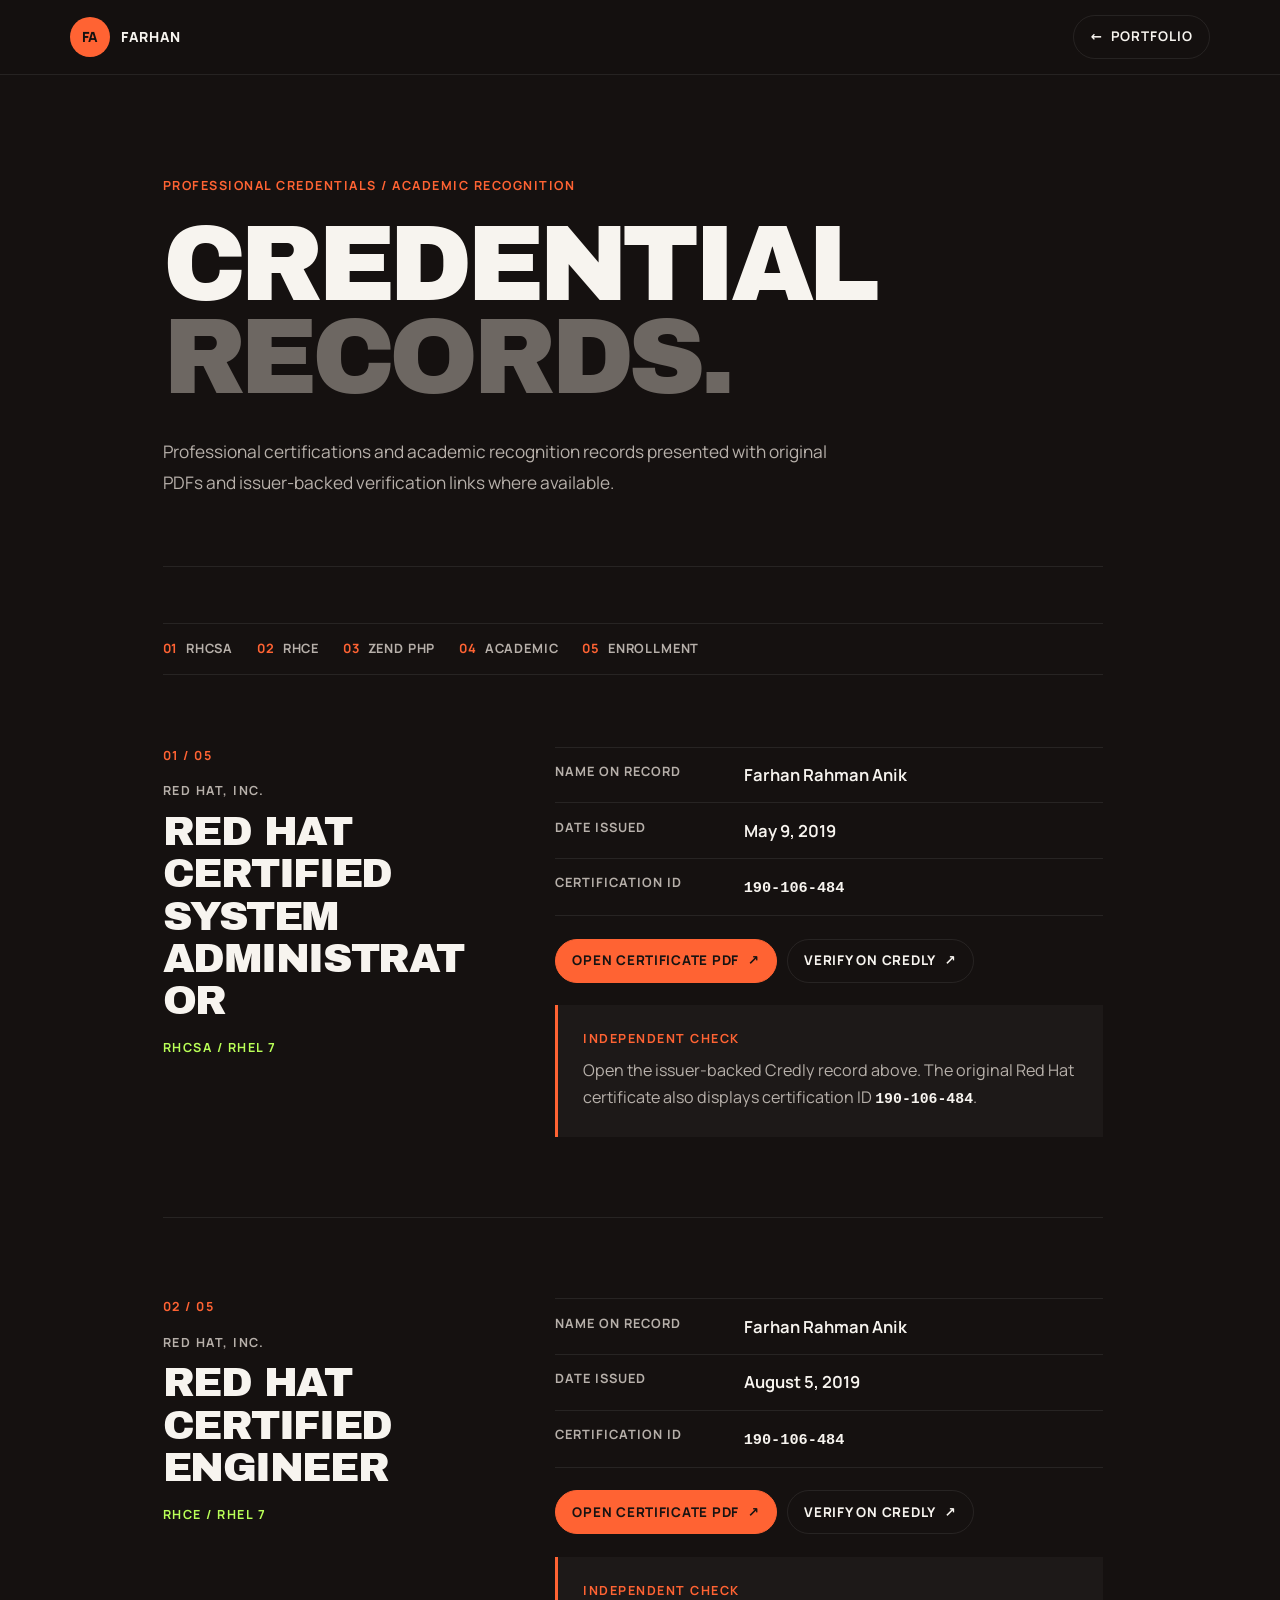
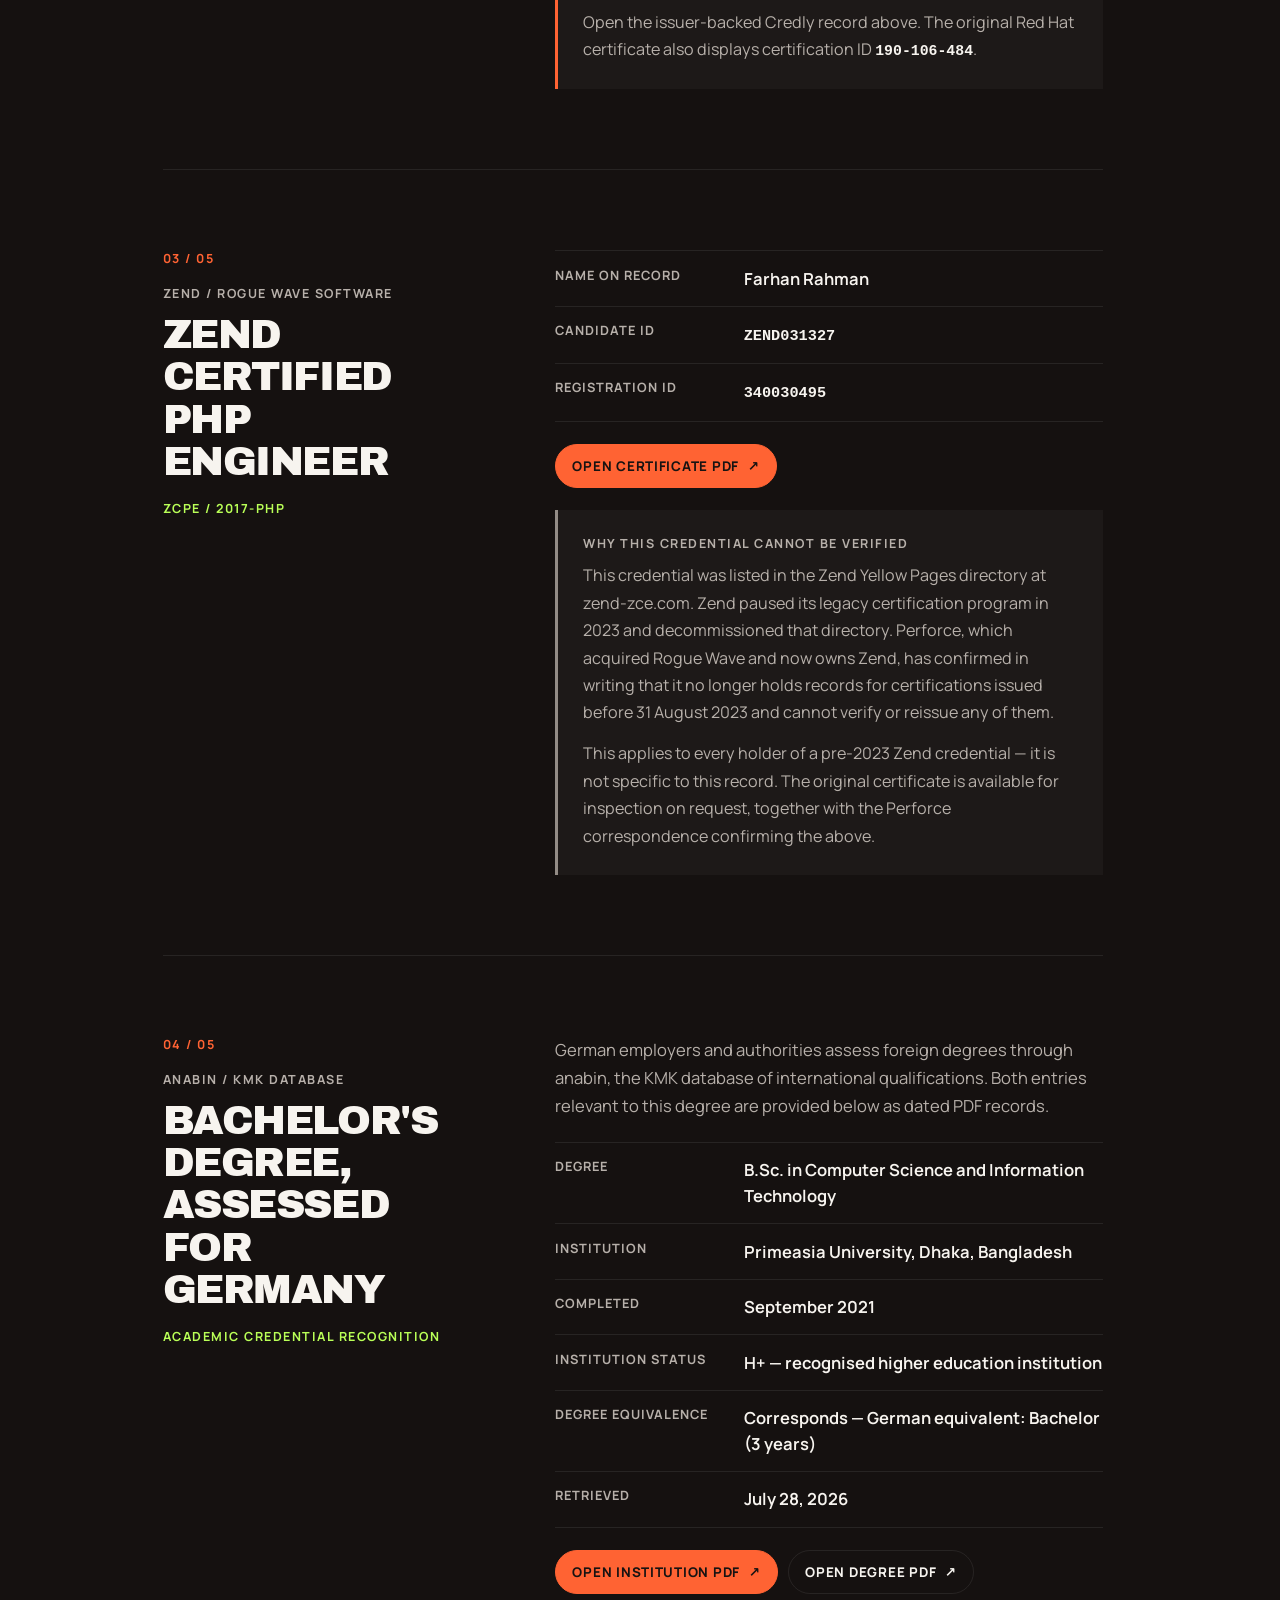
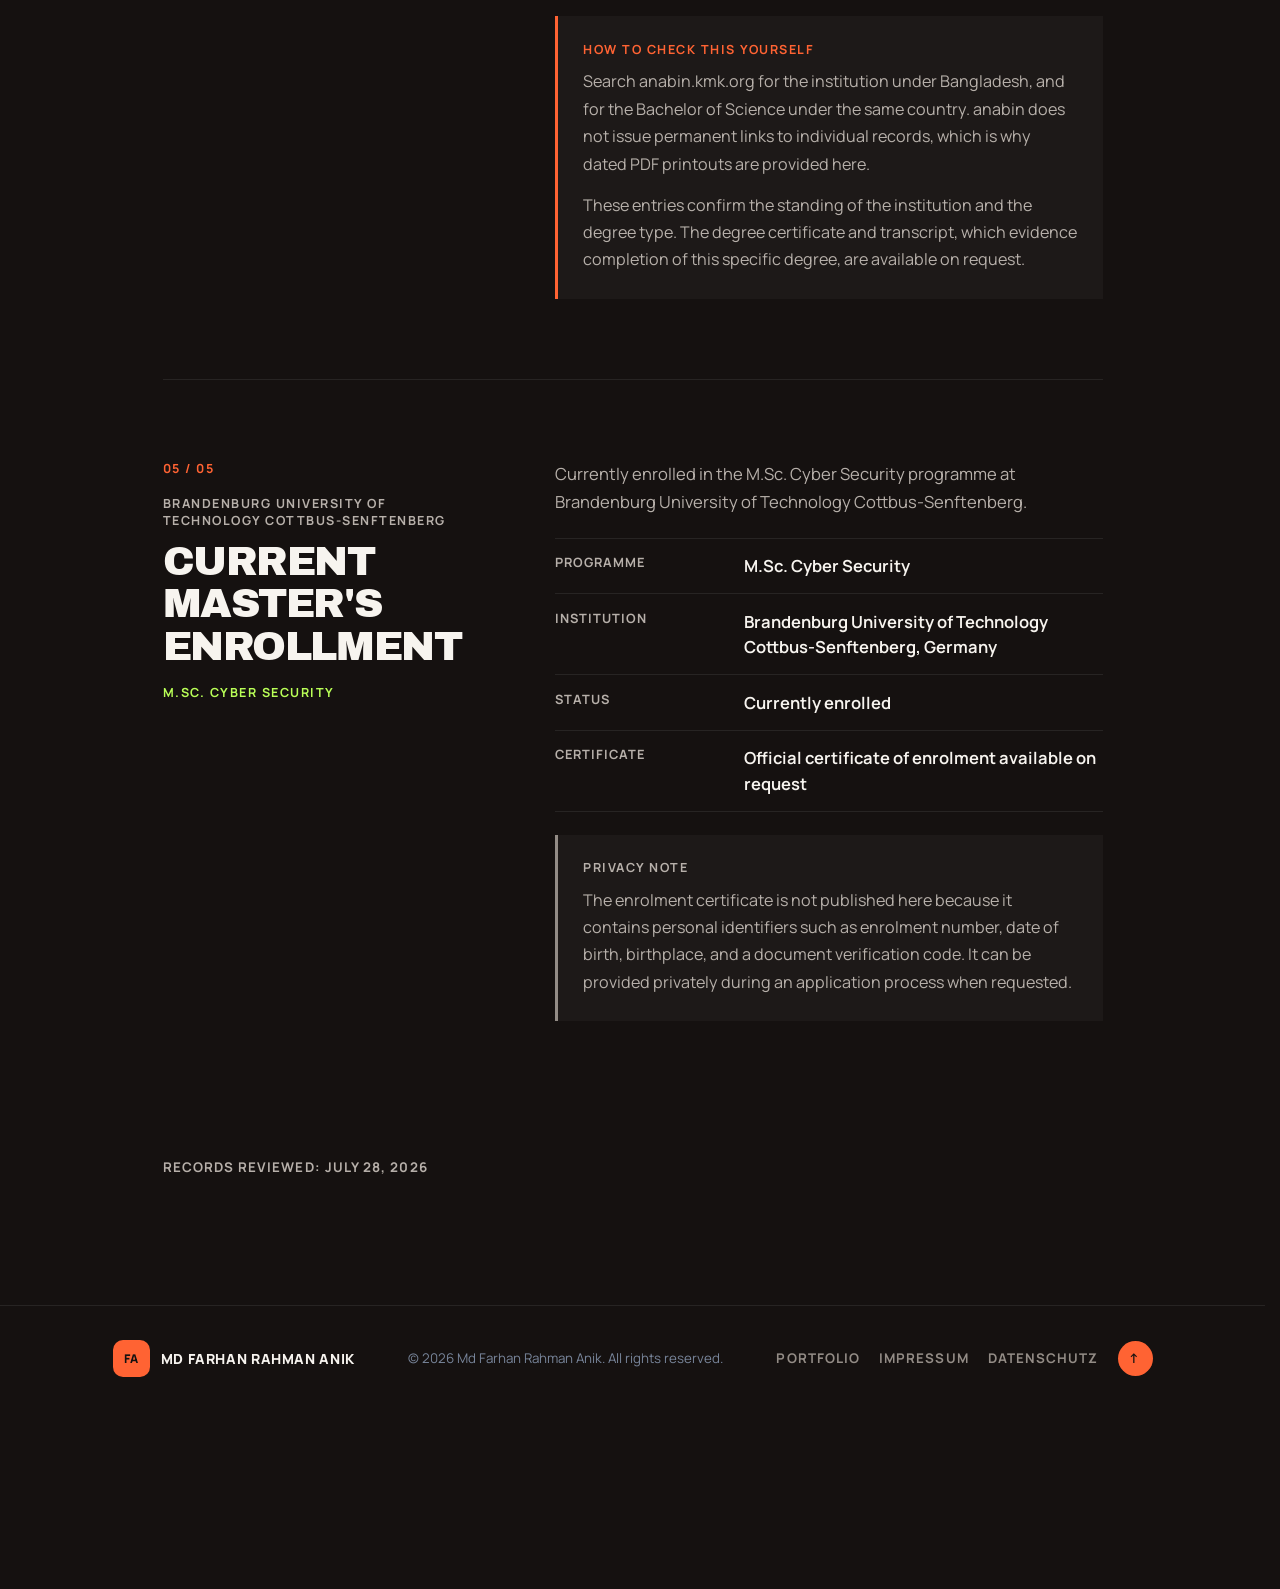
<file: verify/index.html>
<!doctype html>
<html lang="en">
<head>
  <meta charset="utf-8">
  <meta name="viewport" content="width=device-width, initial-scale=1">
  <meta name="description" content="Professional certification and academic credential records for Md Farhan Rahman Anik, including original PDFs and issuer-backed verification links where available.">
  <meta name="theme-color" content="#F36B2B">
  <meta name="robots" content="index, follow">
  <title>Credentials | Md Farhan Rahman Anik</title>
  <link rel="icon" type="image/svg+xml" href="../assets/images/favicon.svg?v=2">
  <link rel="icon" type="image/png" sizes="32x32" href="../assets/images/favicon-32x32.png?v=2">
  <link rel="icon" type="image/png" sizes="16x16" href="../assets/images/favicon-16x16.png?v=2">
  <link rel="shortcut icon" href="../assets/images/favicon.ico?v=2">
  <link rel="apple-touch-icon" sizes="180x180" href="../assets/images/apple-touch-icon.png?v=2">
  <link rel="stylesheet" href="../styles.css">
</head>
<body class="credentials-body">
  <a class="skip-link" href="#main-content">Skip to content</a>

  <header class="site-header legal-header credentials-header" id="top">
    <nav class="navbar container legal-nav" aria-label="Credentials page navigation">
      <a class="brand" href="../index.html" aria-label="Md Farhan Rahman Anik portfolio home">
        <span class="brand-mark">FA</span>
        <span class="brand-copy">
          <strong>Farhan</strong>
          <small>Developer Portfolio</small>
        </span>
      </a>
      <a class="legal-home-link" href="../index.html">
        <span aria-hidden="true">←</span>
        Portfolio
      </a>
    </nav>
  </header>

  <main class="credentials-main" id="main-content">
    <article class="credentials-page" aria-labelledby="credentials-title">
      <header class="credentials-hero">
        <p class="eyebrow">Professional credentials / Academic recognition</p>
        <h1 class="credentials-title" id="credentials-title">
          <span>CREDENTIAL</span>
          <span class="credentials-title-muted">RECORDS.</span>
        </h1>
        <p class="credentials-deck">Professional certifications and academic recognition records presented with original PDFs and issuer-backed verification links where available.</p>
      </header>

      <nav class="credentials-toc" aria-label="Credential and academic record index">
        <a href="#rhcsa"><span>01</span> RHCSA</a>
        <a href="#rhce"><span>02</span> RHCE</a>
        <a href="#zend"><span>03</span> Zend PHP</a>
        <a href="#academic"><span>04</span> Academic</a>
        <a href="#masters-enrollment"><span>05</span> Enrollment</a>
      </nav>

      <div class="credential-records">
        <section class="credential-record" id="rhcsa" aria-labelledby="rhcsa-title">
          <header class="credential-record-heading">
            <p class="credential-index" aria-hidden="true">01 / 05</p>
            <p class="credential-issuer">Red Hat, Inc.</p>
            <h2 id="rhcsa-title">Red Hat Certified System Administrator</h2>
            <p class="credential-short-name">RHCSA / RHEL 7</p>
          </header>

          <div class="credential-record-details">
            <dl class="credential-meta">
              <div>
                <dt>Name on record</dt>
                <dd>Farhan Rahman Anik</dd>
              </div>
              <div>
                <dt>Date issued</dt>
                <dd><time datetime="2019-05-09">May 9, 2019</time></dd>
              </div>
              <div>
                <dt>Certification ID</dt>
                <dd><code>190-106-484</code></dd>
              </div>
            </dl>

            <div class="credential-actions" aria-label="RHCSA credential links">
              <a class="credential-action credential-action-primary" href="../assets/certs/rhcsa.pdf" target="_blank" rel="noopener noreferrer" aria-label="Open RHCSA certificate PDF in a new tab">
                Open certificate PDF
                <span aria-hidden="true">↗</span>
              </a>
              <a class="credential-action" href="https://www.credly.com/badges/d7bdba95-b326-4bd2-a159-1a25157624f0/linked_in_profile" target="_blank" rel="noopener noreferrer" aria-label="Verify RHCSA certification on Credly">
                Verify on Credly
                <span aria-hidden="true">↗</span>
              </a>
            </div>

            <aside class="credential-verification">
              <p class="credential-verification-label">Independent check</p>
              <p>Open the issuer-backed Credly record above. The original Red Hat certificate also displays certification ID <code>190-106-484</code>.</p>
            </aside>
          </div>
        </section>

        <section class="credential-record" id="rhce" aria-labelledby="rhce-title">
          <header class="credential-record-heading">
            <p class="credential-index" aria-hidden="true">02 / 05</p>
            <p class="credential-issuer">Red Hat, Inc.</p>
            <h2 id="rhce-title">Red Hat Certified Engineer</h2>
            <p class="credential-short-name">RHCE / RHEL 7</p>
          </header>

          <div class="credential-record-details">
            <dl class="credential-meta">
              <div>
                <dt>Name on record</dt>
                <dd>Farhan Rahman Anik</dd>
              </div>
              <div>
                <dt>Date issued</dt>
                <dd><time datetime="2019-08-05">August 5, 2019</time></dd>
              </div>
              <div>
                <dt>Certification ID</dt>
                <dd><code>190-106-484</code></dd>
              </div>
            </dl>

            <div class="credential-actions" aria-label="RHCE credential links">
              <a class="credential-action credential-action-primary" href="../assets/certs/rhce.pdf" target="_blank" rel="noopener noreferrer" aria-label="Open RHCE certificate PDF in a new tab">
                Open certificate PDF
                <span aria-hidden="true">↗</span>
              </a>
              <a class="credential-action" href="https://www.credly.com/badges/a67e2494-cf15-4f3a-a354-e4dd92cf8c60/linked_in_profile" target="_blank" rel="noopener noreferrer" aria-label="Verify RHCE certification on Credly">
                Verify on Credly
                <span aria-hidden="true">↗</span>
              </a>
            </div>

            <aside class="credential-verification">
              <p class="credential-verification-label">Independent check</p>
              <p>Open the issuer-backed Credly record above. The original Red Hat certificate also displays certification ID <code>190-106-484</code>.</p>
            </aside>
          </div>
        </section>

        <section class="credential-record" id="zend" aria-labelledby="zend-title">
          <header class="credential-record-heading">
            <p class="credential-index" aria-hidden="true">03 / 05</p>
            <p class="credential-issuer">Zend / Rogue Wave Software</p>
            <h2 id="zend-title">Zend Certified PHP Engineer</h2>
            <p class="credential-short-name">ZCPE / 2017-PHP</p>
          </header>

          <div class="credential-record-details">
            <dl class="credential-meta">
              <div>
                <dt>Name on record</dt>
                <dd>Farhan Rahman</dd>
              </div>
              <div>
                <dt>Candidate ID</dt>
                <dd><code>ZEND031327</code></dd>
              </div>
              <div>
                <dt>Registration ID</dt>
                <dd><code>340030495</code></dd>
              </div>
            </dl>

            <div class="credential-actions" aria-label="Zend credential links">
              <a class="credential-action credential-action-primary" href="../assets/certs/zend-certified-php-engineer.pdf" target="_blank" rel="noopener noreferrer" aria-label="Open Zend Certified PHP Engineer certificate PDF in a new tab">
                Open certificate PDF
                <span aria-hidden="true">↗</span>
              </a>
            </div>

            <aside class="credential-verification credential-verification-neutral">
              <p class="credential-verification-label">Why this credential cannot be verified</p>
              <p>This credential was listed in the Zend Yellow Pages directory at zend-zce.com. Zend paused its legacy certification program in 2023 and decommissioned that directory. Perforce, which acquired Rogue Wave and now owns Zend, has confirmed in writing that it no longer holds records for certifications issued before 31 August 2023 and cannot verify or reissue any of them.</p>
              <p>This applies to every holder of a pre-2023 Zend credential — it is not specific to this record. The original certificate is available for inspection on request, together with the Perforce correspondence confirming the above.</p>
            </aside>
          </div>
        </section>
        <section class="credential-record academic-record" id="academic" aria-labelledby="academic-title">
          <header class="credential-record-heading">
            <p class="credential-index" aria-hidden="true">04 / 05</p>
            <p class="credential-issuer">anabin / KMK database</p>
            <h2 id="academic-title">Bachelor's degree, assessed for Germany</h2>
            <p class="credential-short-name">Academic credential recognition</p>
          </header>

          <div class="credential-record-details">
            <p class="academic-note">German employers and authorities assess foreign degrees through anabin, the KMK database of international qualifications. Both entries relevant to this degree are provided below as dated PDF records.</p>

            <dl class="credential-meta">
              <div>
                <dt>Degree</dt>
                <dd>B.Sc. in Computer Science and Information Technology</dd>
              </div>
              <div>
                <dt>Institution</dt>
                <dd>Primeasia University, Dhaka, Bangladesh</dd>
              </div>
              <div>
                <dt>Completed</dt>
                <dd>September 2021</dd>
              </div>
              <div>
                <dt>Institution status</dt>
                <dd>H+ &mdash; recognised higher education institution</dd>
              </div>
              <div>
                <dt>Degree equivalence</dt>
                <dd>Corresponds &mdash; German equivalent: Bachelor (3 years)</dd>
              </div>
              <div>
                <dt>Retrieved</dt>
                <dd><time datetime="2026-07-28">July 28, 2026</time></dd>
              </div>
            </dl>

            <div class="credential-actions" aria-label="Academic credential links">
              <a class="credential-action credential-action-primary" href="../assets/certs/anabin-institution.pdf" target="_blank" rel="noopener noreferrer" aria-label="Open anabin institution recognition PDF in a new tab">
                Open institution PDF
                <span aria-hidden="true">↗</span>
              </a>
              <a class="credential-action" href="../assets/certs/anabin-degree.pdf" target="_blank" rel="noopener noreferrer" aria-label="Open anabin degree equivalence PDF in a new tab">
                Open degree PDF
                <span aria-hidden="true">↗</span>
              </a>
            </div>

            <aside class="credential-verification">
              <p class="credential-verification-label">How to check this yourself</p>
              <p>Search anabin.kmk.org for the institution under Bangladesh, and for the Bachelor of Science under the same country. anabin does not issue permanent links to individual records, which is why dated PDF printouts are provided here.</p>
              <p>These entries confirm the standing of the institution and the degree type. The degree certificate and transcript, which evidence completion of this specific degree, are available on request.</p>
            </aside>
          </div>
        </section>
        <section class="credential-record academic-record" id="masters-enrollment" aria-labelledby="masters-enrollment-title">
          <header class="credential-record-heading">
            <p class="credential-index" aria-hidden="true">05 / 05</p>
            <p class="credential-issuer">Brandenburg University of Technology Cottbus-Senftenberg</p>
            <h2 id="masters-enrollment-title">Current Master's enrollment</h2>
            <p class="credential-short-name">M.Sc. Cyber Security</p>
          </header>

          <div class="credential-record-details">
            <p class="academic-note">Currently enrolled in the M.Sc. Cyber Security programme at Brandenburg University of Technology Cottbus-Senftenberg.</p>

            <dl class="credential-meta">
              <div>
                <dt>Programme</dt>
                <dd>M.Sc. Cyber Security</dd>
              </div>
              <div>
                <dt>Institution</dt>
                <dd>Brandenburg University of Technology Cottbus-Senftenberg, Germany</dd>
              </div>
              <div>
                <dt>Status</dt>
                <dd>Currently enrolled</dd>
              </div>
              <div>
                <dt>Certificate</dt>
                <dd>Official certificate of enrolment available on request</dd>
              </div>
            </dl>

            <aside class="credential-verification credential-verification-neutral">
              <p class="credential-verification-label">Privacy note</p>
              <p>The enrolment certificate is not published here because it contains personal identifiers such as enrolment number, date of birth, birthplace, and a document verification code. It can be provided privately during an application process when requested.</p>
            </aside>
          </div>
        </section>
      </div>

      <p class="credentials-updated">Records reviewed: <time datetime="2026-07-28">July 28, 2026</time></p>
    </article>
  </main>

  <footer class="site-footer">
    <div class="container footer-content">
      <a class="brand footer-brand" href="../index.html" aria-label="Return to portfolio home">
        <span class="brand-mark">FA</span>
        <span class="brand-copy"><strong>Md Farhan Rahman Anik</strong><small>PHP · Laravel · Web</small></span>
      </a>
      <p>© 2026 Md Farhan Rahman Anik. All rights reserved.</p>
      <nav class="footer-links" aria-label="Footer navigation">
        <a href="../index.html">Portfolio</a>
        <a href="../impressum.html">Impressum</a>
        <a href="../datenschutz.html">Datenschutz</a>
        <button class="back-to-top" type="button" aria-label="Back to top">↑</button>
      </nav>
    </div>
  </footer>
  <script src="../script.js" defer></script>
</body>
</html>
</file>
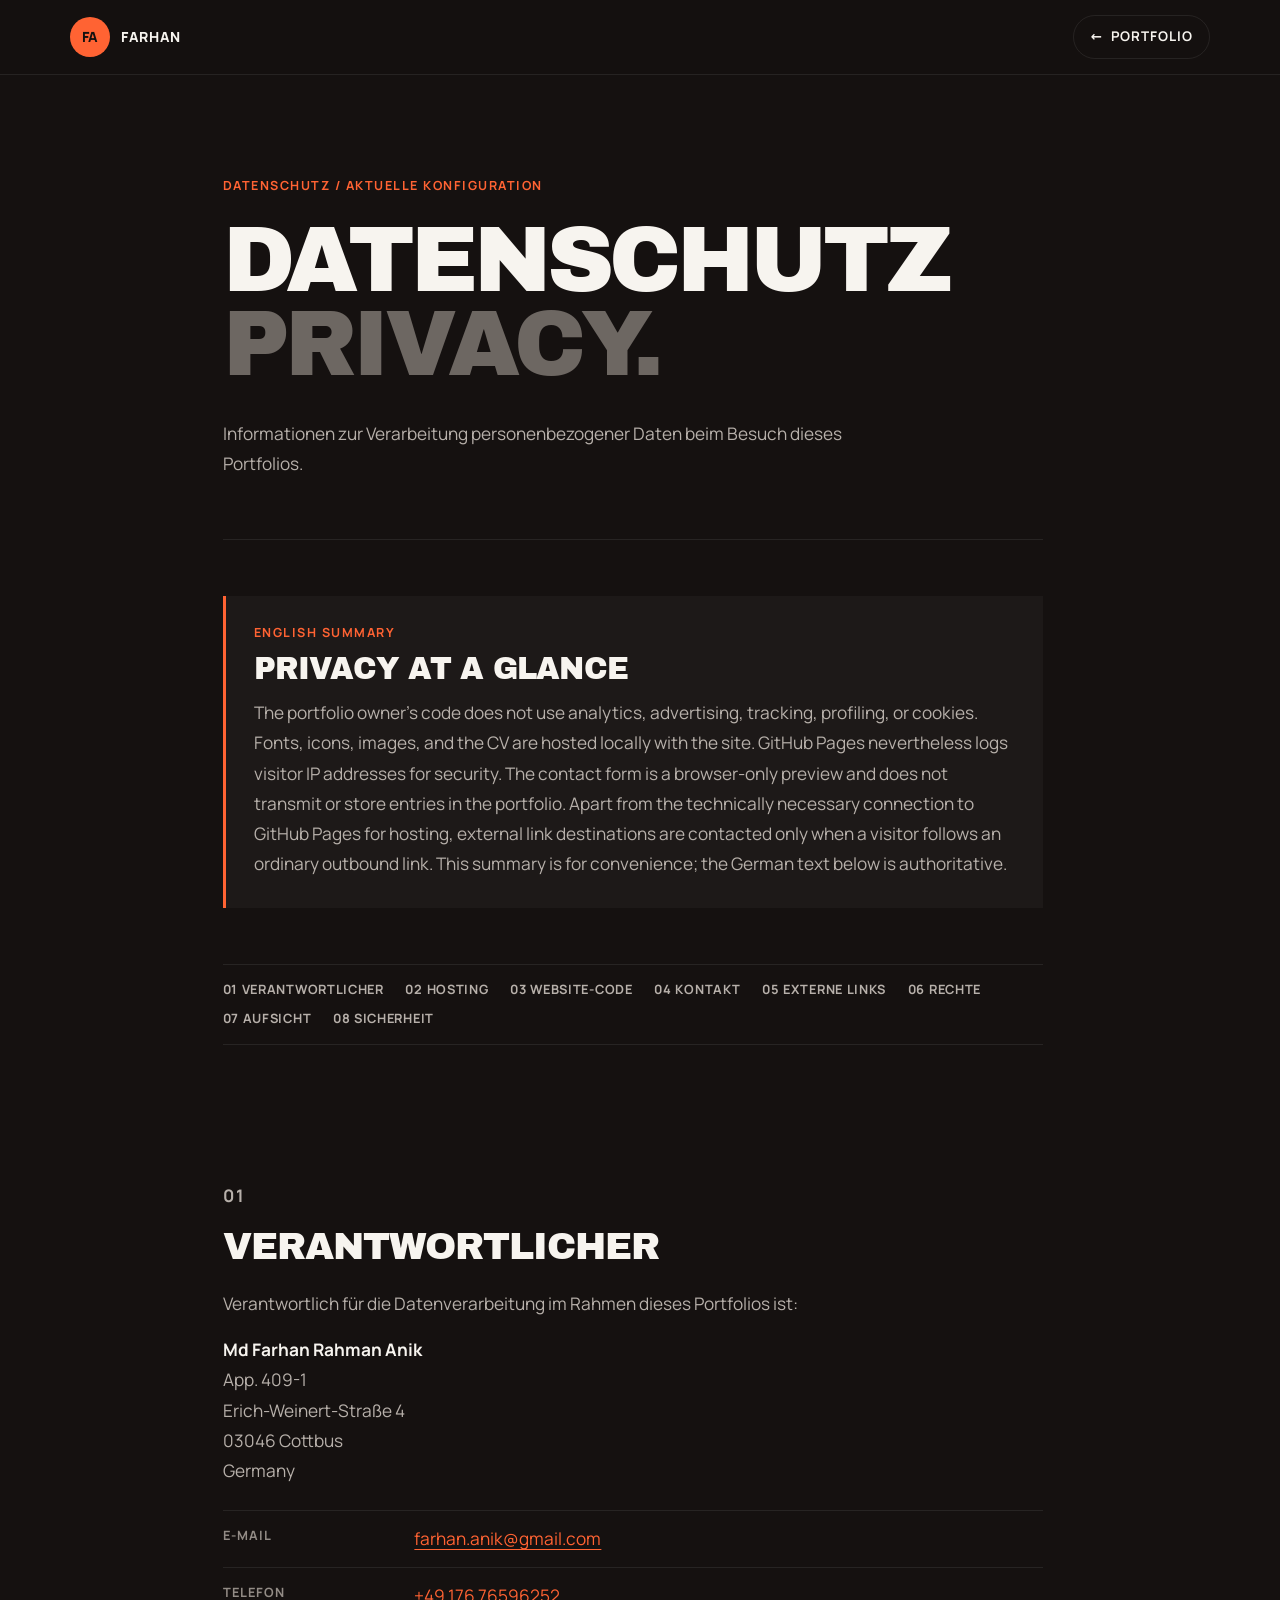
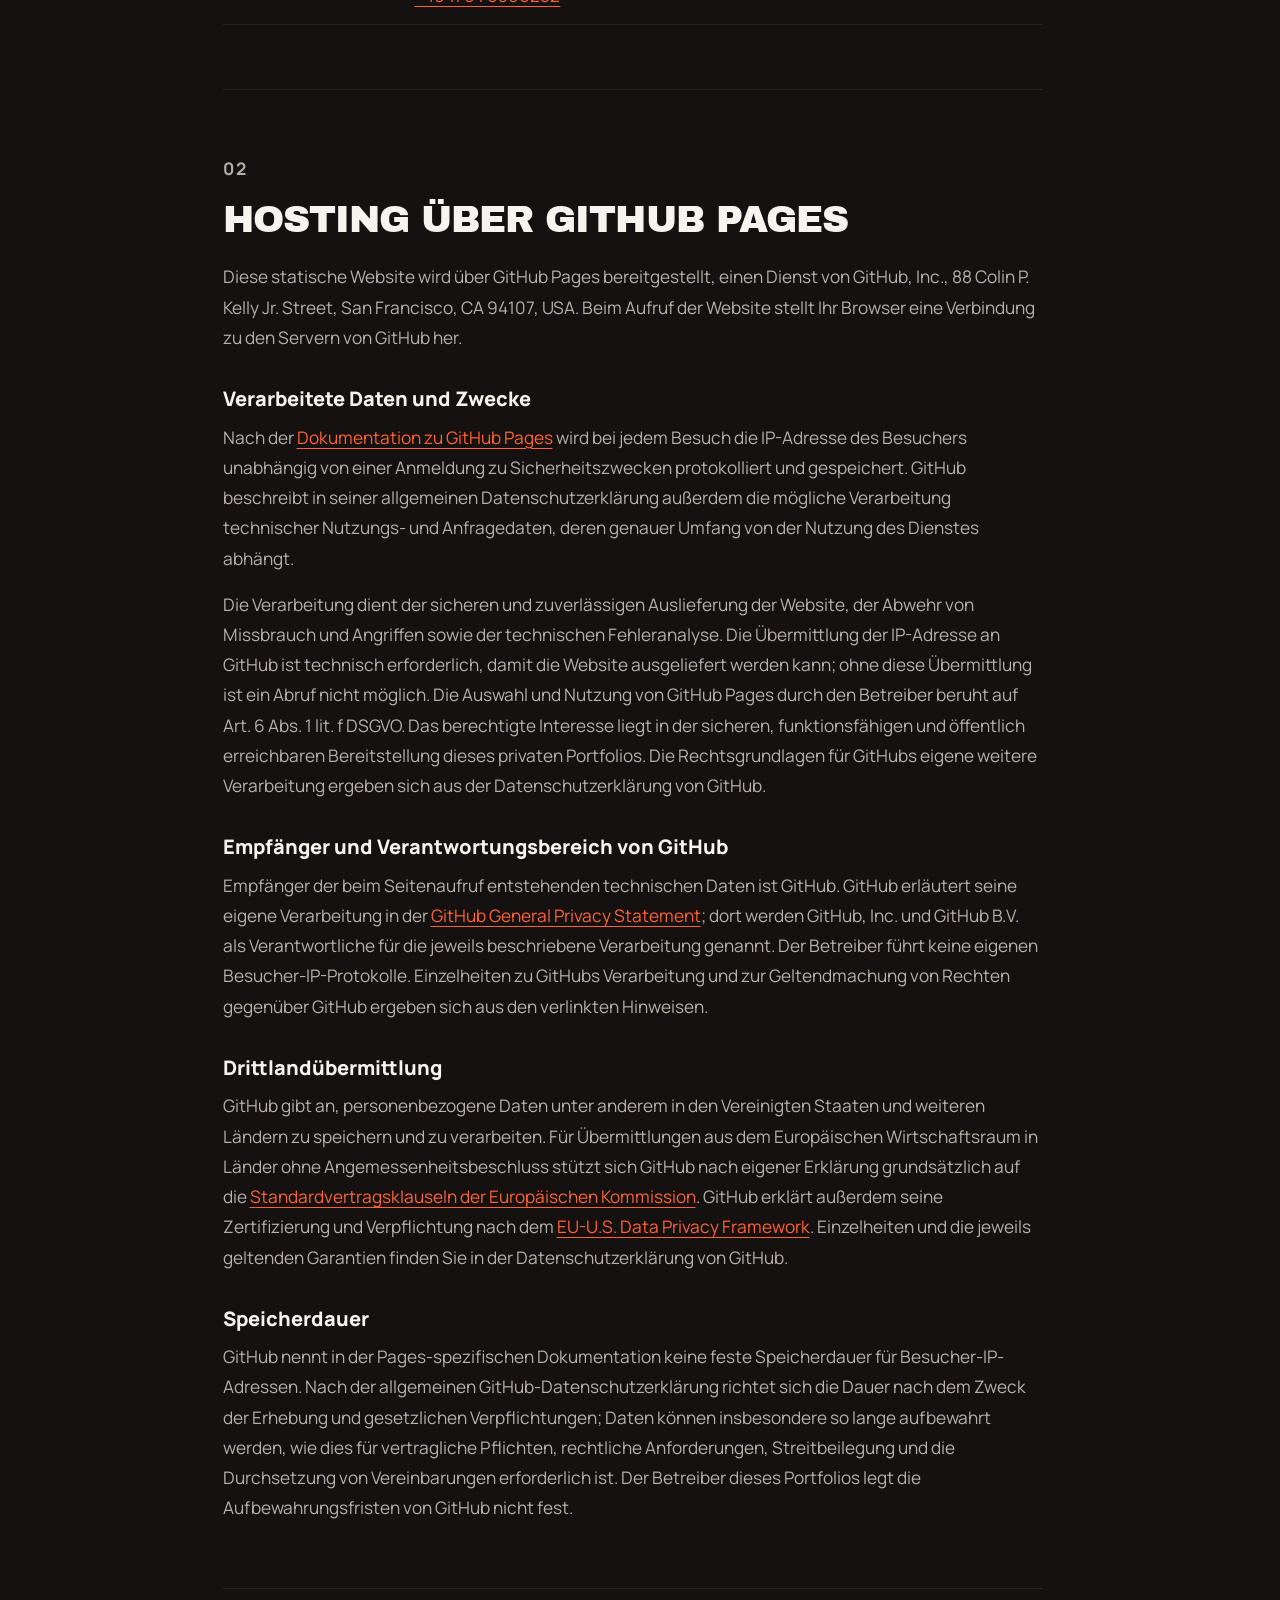
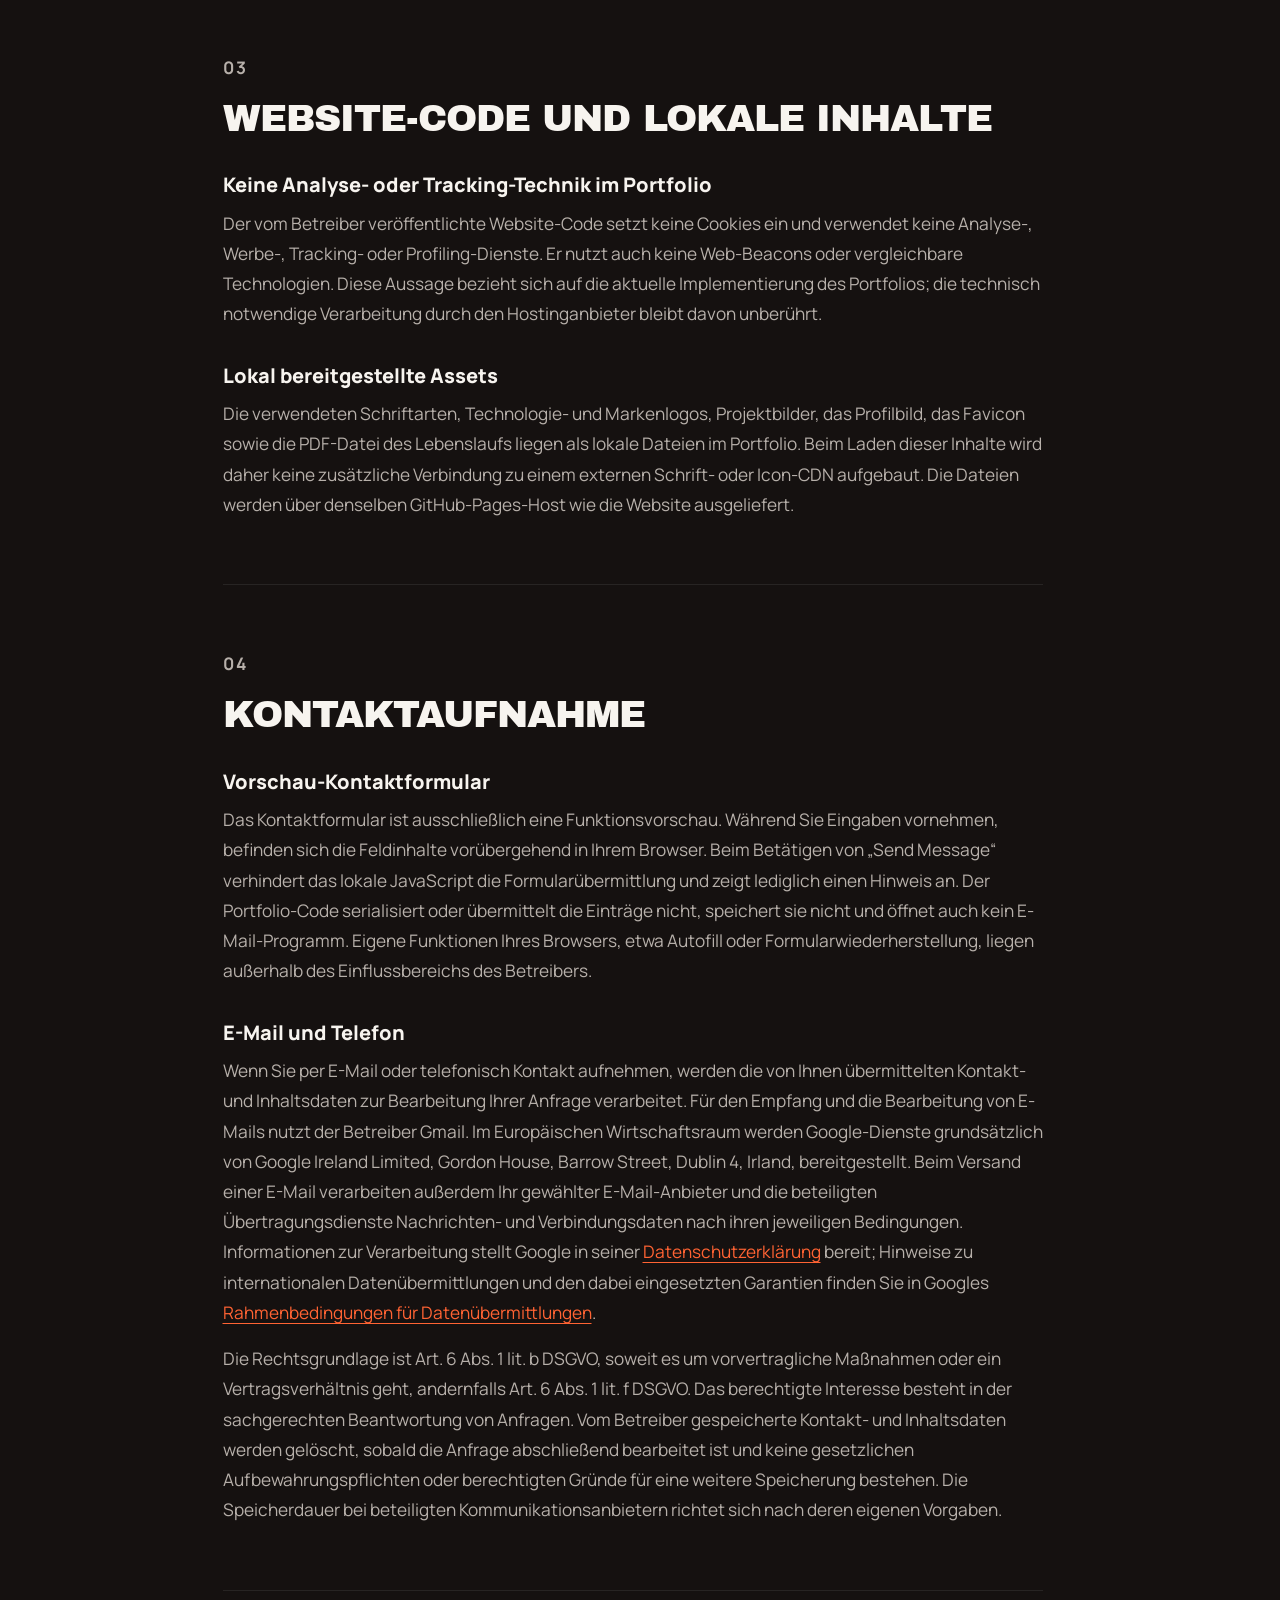
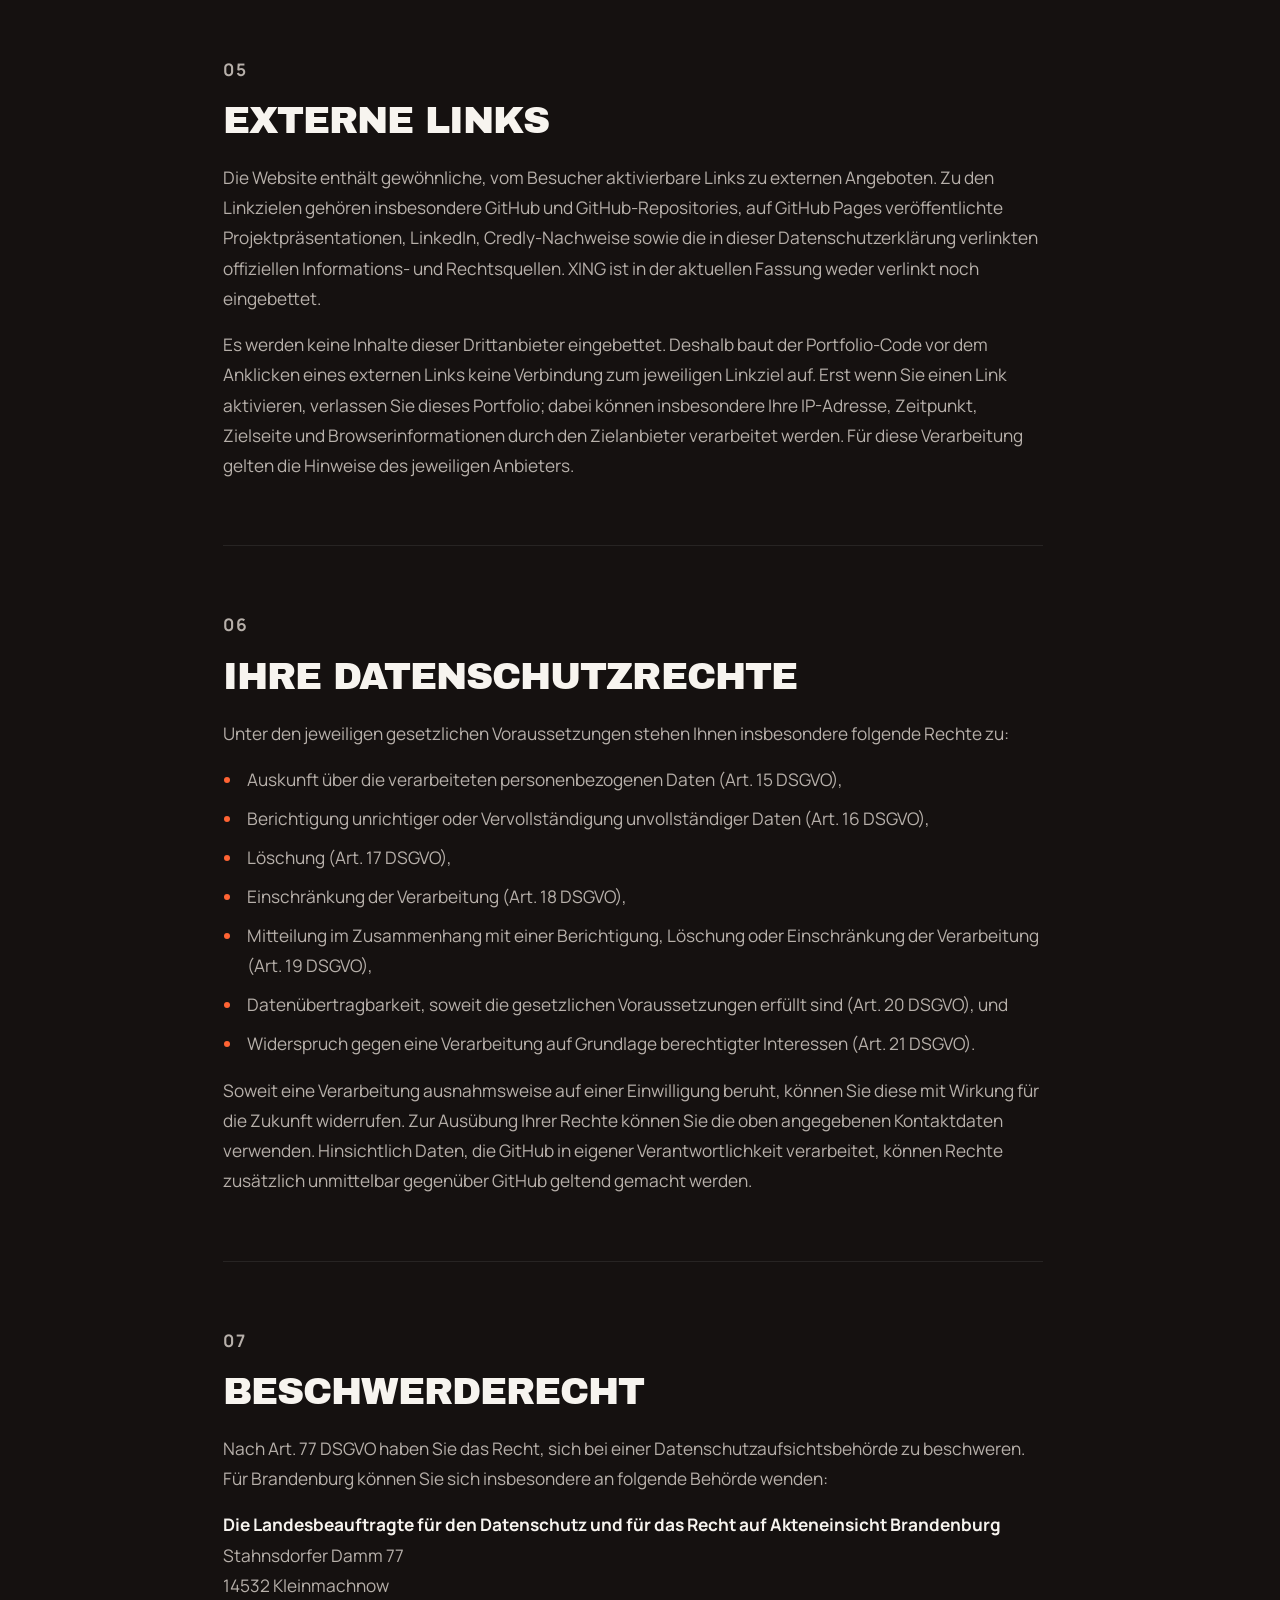
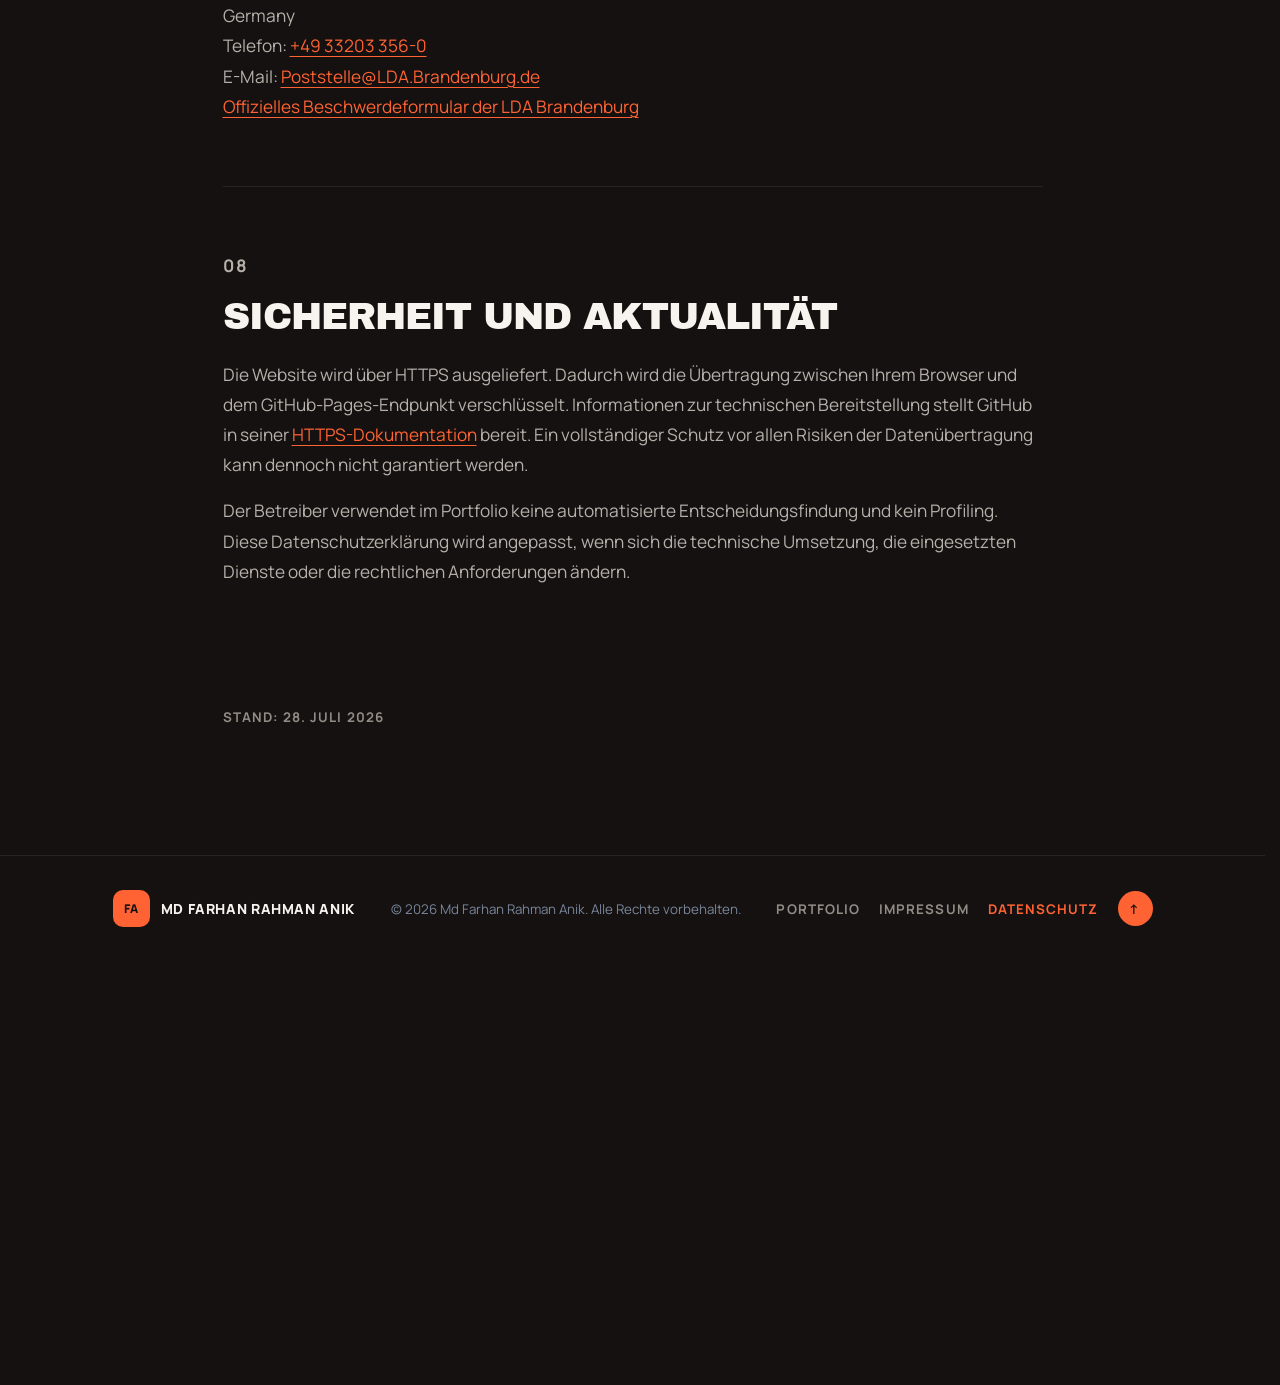
<file: datenschutz.html>
<!doctype html>
<html lang="de">
<head>
  <meta charset="utf-8">
  <meta name="viewport" content="width=device-width, initial-scale=1">
  <meta name="description" content="Datenschutzerklärung für das private Portfolio von Md Farhan Rahman Anik.">
  <meta name="theme-color" content="#F36B2B">
  <meta name="robots" content="index, follow">
  <title>Datenschutz | Md Farhan Rahman Anik</title>
  <link rel="icon" type="image/svg+xml" href="assets/images/favicon.svg?v=2">
  <link rel="icon" type="image/png" sizes="32x32" href="assets/images/favicon-32x32.png?v=2">
  <link rel="icon" type="image/png" sizes="16x16" href="assets/images/favicon-16x16.png?v=2">
  <link rel="shortcut icon" href="assets/images/favicon.ico?v=2">
  <link rel="apple-touch-icon" sizes="180x180" href="assets/images/apple-touch-icon.png?v=2">
  <link rel="stylesheet" href="styles.css">
</head>
<body class="legal-body">
  <a class="skip-link" href="#main-content">Zum Inhalt springen</a>

  <header class="site-header legal-header" id="top">
    <nav class="navbar container legal-nav" aria-label="Seitennavigation">
      <a class="brand" href="./" aria-label="Zur Portfolio-Startseite von Md Farhan Rahman Anik">
        <span class="brand-mark">FA</span>
        <span class="brand-copy">
          <strong>Farhan</strong>
          <small lang="en">Developer Portfolio</small>
        </span>
      </a>
      <a class="legal-home-link" href="./">
        <span aria-hidden="true">←</span>
        Portfolio
      </a>
    </nav>
  </header>

  <main class="legal-main" id="main-content">
    <article class="legal-page" aria-labelledby="legal-title">
      <header class="legal-hero">
        <p class="eyebrow">Datenschutz / Aktuelle Konfiguration</p>
        <h1 class="legal-title" id="legal-title">
          <span>DATENSCHUTZ</span>
          <span class="legal-title-muted" lang="en" aria-hidden="true">PRIVACY.</span>
        </h1>
        <p class="legal-deck">Informationen zur Verarbeitung personenbezogener Daten beim Besuch dieses Portfolios.</p>
      </header>

      <aside class="legal-summary" lang="en" aria-labelledby="english-summary-title">
        <p class="legal-summary-label">English summary</p>
        <h2 id="english-summary-title">Privacy at a glance</h2>
        <p>The portfolio owner’s code does not use analytics, advertising, tracking, profiling, or cookies. Fonts, icons, images, and the CV are hosted locally with the site. GitHub Pages nevertheless logs visitor IP addresses for security. The contact form is a browser-only preview and does not transmit or store entries in the portfolio. Apart from the technically necessary connection to GitHub Pages for hosting, external link destinations are contacted only when a visitor follows an ordinary outbound link. This summary is for convenience; the German text below is authoritative.</p>
      </aside>

      <nav class="legal-toc" aria-label="Inhaltsübersicht">
        <a href="#verantwortlicher">01 Verantwortlicher</a>
        <a href="#hosting">02 Hosting</a>
        <a href="#website-code">03 Website-Code</a>
        <a href="#kontakt">04 Kontakt</a>
        <a href="#externe-links">05 Externe Links</a>
        <a href="#rechte">06 Rechte</a>
        <a href="#aufsicht">07 Aufsicht</a>
        <a href="#sicherheit">08 Sicherheit</a>
      </nav>

      <div class="legal-content">
        <section class="legal-section" id="verantwortlicher" aria-labelledby="verantwortlicher-title">
          <p class="legal-section-index" aria-hidden="true">01</p>
          <h2 id="verantwortlicher-title">Verantwortlicher</h2>
          <p>Verantwortlich für die Datenverarbeitung im Rahmen dieses Portfolios ist:</p>
          <address class="legal-address">
            <strong>Md Farhan Rahman Anik</strong><br>
            App. 409-1<br>
            Erich-Weinert-Straße 4<br>
            03046 Cottbus<br>
            <span lang="en">Germany</span>
          </address>
          <dl class="legal-contact-list">
            <div>
              <dt>E-Mail</dt>
              <dd><a href="mailto:farhan.anik@gmail.com">farhan.anik@gmail.com</a></dd>
            </div>
            <div>
              <dt>Telefon</dt>
              <dd><a href="tel:+4917676596252">+49 176 76596252</a></dd>
            </div>
          </dl>
        </section>

        <section class="legal-section" id="hosting" aria-labelledby="hosting-title">
          <p class="legal-section-index" aria-hidden="true">02</p>
          <h2 id="hosting-title">Hosting über GitHub Pages</h2>
          <p>Diese statische Website wird über GitHub Pages bereitgestellt, einen Dienst von GitHub, Inc., 88 Colin P. Kelly Jr. Street, San Francisco, CA 94107, USA. Beim Aufruf der Website stellt Ihr Browser eine Verbindung zu den Servern von GitHub her.</p>

          <h3>Verarbeitete Daten und Zwecke</h3>
          <p>Nach der <a href="https://docs.github.com/en/pages/getting-started-with-github-pages/what-is-github-pages" target="_blank" rel="noopener noreferrer">Dokumentation zu GitHub Pages</a> wird bei jedem Besuch die IP-Adresse des Besuchers unabhängig von einer Anmeldung zu Sicherheitszwecken protokolliert und gespeichert. GitHub beschreibt in seiner allgemeinen Datenschutzerklärung außerdem die mögliche Verarbeitung technischer Nutzungs- und Anfragedaten, deren genauer Umfang von der Nutzung des Dienstes abhängt.</p>
          <p>Die Verarbeitung dient der sicheren und zuverlässigen Auslieferung der Website, der Abwehr von Missbrauch und Angriffen sowie der technischen Fehleranalyse. Die Übermittlung der IP-Adresse an GitHub ist technisch erforderlich, damit die Website ausgeliefert werden kann; ohne diese Übermittlung ist ein Abruf nicht möglich. Die Auswahl und Nutzung von GitHub Pages durch den Betreiber beruht auf Art. 6 Abs. 1 lit. f DSGVO. Das berechtigte Interesse liegt in der sicheren, funktionsfähigen und öffentlich erreichbaren Bereitstellung dieses privaten Portfolios. Die Rechtsgrundlagen für GitHubs eigene weitere Verarbeitung ergeben sich aus der Datenschutzerklärung von GitHub.</p>

          <h3>Empfänger und Verantwortungsbereich von GitHub</h3>
          <p>Empfänger der beim Seitenaufruf entstehenden technischen Daten ist GitHub. GitHub erläutert seine eigene Verarbeitung in der <a href="https://docs.github.com/en/site-policy/privacy-policies/github-general-privacy-statement" target="_blank" rel="noopener noreferrer" lang="en">GitHub General Privacy Statement</a>; dort werden GitHub, Inc. und GitHub B.V. als Verantwortliche für die jeweils beschriebene Verarbeitung genannt. Der Betreiber führt keine eigenen Besucher-IP-Protokolle. Einzelheiten zu GitHubs Verarbeitung und zur Geltendmachung von Rechten gegenüber GitHub ergeben sich aus den verlinkten Hinweisen.</p>

          <h3>Drittlandübermittlung</h3>
          <p>GitHub gibt an, personenbezogene Daten unter anderem in den Vereinigten Staaten und weiteren Ländern zu speichern und zu verarbeiten. Für Übermittlungen aus dem Europäischen Wirtschaftsraum in Länder ohne Angemessenheitsbeschluss stützt sich GitHub nach eigener Erklärung grundsätzlich auf die <a href="https://eur-lex.europa.eu/legal-content/DE/TXT/?uri=CELEX:32021D0914" target="_blank" rel="noopener noreferrer">Standardvertragsklauseln der Europäischen Kommission</a>. GitHub erklärt außerdem seine Zertifizierung und Verpflichtung nach dem <a href="https://www.dataprivacyframework.gov/" target="_blank" rel="noopener noreferrer">EU-U.S. Data Privacy Framework</a>. Einzelheiten und die jeweils geltenden Garantien finden Sie in der Datenschutzerklärung von GitHub.</p>

          <h3>Speicherdauer</h3>
          <p>GitHub nennt in der Pages-spezifischen Dokumentation keine feste Speicherdauer für Besucher-IP-Adressen. Nach der allgemeinen GitHub-Datenschutzerklärung richtet sich die Dauer nach dem Zweck der Erhebung und gesetzlichen Verpflichtungen; Daten können insbesondere so lange aufbewahrt werden, wie dies für vertragliche Pflichten, rechtliche Anforderungen, Streitbeilegung und die Durchsetzung von Vereinbarungen erforderlich ist. Der Betreiber dieses Portfolios legt die Aufbewahrungsfristen von GitHub nicht fest.</p>
        </section>

        <section class="legal-section" id="website-code" aria-labelledby="website-code-title">
          <p class="legal-section-index" aria-hidden="true">03</p>
          <h2 id="website-code-title">Website-Code und lokale Inhalte</h2>

          <h3>Keine Analyse- oder Tracking-Technik im Portfolio</h3>
          <p>Der vom Betreiber veröffentlichte Website-Code setzt keine Cookies ein und verwendet keine Analyse-, Werbe-, Tracking- oder Profiling-Dienste. Er nutzt auch keine Web-Beacons oder vergleichbare Technologien. Diese Aussage bezieht sich auf die aktuelle Implementierung des Portfolios; die technisch notwendige Verarbeitung durch den Hostinganbieter bleibt davon unberührt.</p>

          <h3>Lokal bereitgestellte Assets</h3>
          <p>Die verwendeten Schriftarten, Technologie- und Markenlogos, Projektbilder, das Profilbild, das Favicon sowie die PDF-Datei des Lebenslaufs liegen als lokale Dateien im Portfolio. Beim Laden dieser Inhalte wird daher keine zusätzliche Verbindung zu einem externen Schrift- oder Icon-CDN aufgebaut. Die Dateien werden über denselben GitHub-Pages-Host wie die Website ausgeliefert.</p>
        </section>

        <section class="legal-section" id="kontakt" aria-labelledby="kontakt-title">
          <p class="legal-section-index" aria-hidden="true">04</p>
          <h2 id="kontakt-title">Kontaktaufnahme</h2>

          <h3>Vorschau-Kontaktformular</h3>
          <p>Das Kontaktformular ist ausschließlich eine Funktionsvorschau. Während Sie Eingaben vornehmen, befinden sich die Feldinhalte vorübergehend in Ihrem Browser. Beim Betätigen von „Send Message“ verhindert das lokale JavaScript die Formularübermittlung und zeigt lediglich einen Hinweis an. Der Portfolio-Code serialisiert oder übermittelt die Einträge nicht, speichert sie nicht und öffnet auch kein E-Mail-Programm. Eigene Funktionen Ihres Browsers, etwa Autofill oder Formularwiederherstellung, liegen außerhalb des Einflussbereichs des Betreibers.</p>

          <h3>E-Mail und Telefon</h3>
          <p>Wenn Sie per E-Mail oder telefonisch Kontakt aufnehmen, werden die von Ihnen übermittelten Kontakt- und Inhaltsdaten zur Bearbeitung Ihrer Anfrage verarbeitet. Für den Empfang und die Bearbeitung von E-Mails nutzt der Betreiber Gmail. Im Europäischen Wirtschaftsraum werden Google-Dienste grundsätzlich von Google Ireland Limited, Gordon House, Barrow Street, Dublin 4, Irland, bereitgestellt. Beim Versand einer E-Mail verarbeiten außerdem Ihr gewählter E-Mail-Anbieter und die beteiligten Übertragungsdienste Nachrichten- und Verbindungsdaten nach ihren jeweiligen Bedingungen. Informationen zur Verarbeitung stellt Google in seiner <a href="https://policies.google.com/privacy?hl=de" target="_blank" rel="noopener noreferrer">Datenschutzerklärung</a> bereit; Hinweise zu internationalen Datenübermittlungen und den dabei eingesetzten Garantien finden Sie in Googles <a href="https://policies.google.com/privacy/frameworks?hl=de" target="_blank" rel="noopener noreferrer">Rahmenbedingungen für Datenübermittlungen</a>.</p>
          <p>Die Rechtsgrundlage ist Art. 6 Abs. 1 lit. b DSGVO, soweit es um vorvertragliche Maßnahmen oder ein Vertragsverhältnis geht, andernfalls Art. 6 Abs. 1 lit. f DSGVO. Das berechtigte Interesse besteht in der sachgerechten Beantwortung von Anfragen. Vom Betreiber gespeicherte Kontakt- und Inhaltsdaten werden gelöscht, sobald die Anfrage abschließend bearbeitet ist und keine gesetzlichen Aufbewahrungspflichten oder berechtigten Gründe für eine weitere Speicherung bestehen. Die Speicherdauer bei beteiligten Kommunikationsanbietern richtet sich nach deren eigenen Vorgaben.</p>
        </section>

        <section class="legal-section" id="externe-links" aria-labelledby="externe-links-title">
          <p class="legal-section-index" aria-hidden="true">05</p>
          <h2 id="externe-links-title">Externe Links</h2>
          <p>Die Website enthält gewöhnliche, vom Besucher aktivierbare Links zu externen Angeboten. Zu den Linkzielen gehören insbesondere GitHub und GitHub-Repositories, auf GitHub Pages veröffentlichte Projektpräsentationen, LinkedIn, Credly-Nachweise sowie die in dieser Datenschutzerklärung verlinkten offiziellen Informations- und Rechtsquellen. XING ist in der aktuellen Fassung weder verlinkt noch eingebettet.</p>
          <p>Es werden keine Inhalte dieser Drittanbieter eingebettet. Deshalb baut der Portfolio-Code vor dem Anklicken eines externen Links keine Verbindung zum jeweiligen Linkziel auf. Erst wenn Sie einen Link aktivieren, verlassen Sie dieses Portfolio; dabei können insbesondere Ihre IP-Adresse, Zeitpunkt, Zielseite und Browserinformationen durch den Zielanbieter verarbeitet werden. Für diese Verarbeitung gelten die Hinweise des jeweiligen Anbieters.</p>
        </section>

        <section class="legal-section" id="rechte" aria-labelledby="rechte-title">
          <p class="legal-section-index" aria-hidden="true">06</p>
          <h2 id="rechte-title">Ihre Datenschutzrechte</h2>
          <p>Unter den jeweiligen gesetzlichen Voraussetzungen stehen Ihnen insbesondere folgende Rechte zu:</p>
          <ul class="legal-list">
            <li>Auskunft über die verarbeiteten personenbezogenen Daten (Art. 15 DSGVO),</li>
            <li>Berichtigung unrichtiger oder Vervollständigung unvollständiger Daten (Art. 16 DSGVO),</li>
            <li>Löschung (Art. 17 DSGVO),</li>
            <li>Einschränkung der Verarbeitung (Art. 18 DSGVO),</li>
            <li>Mitteilung im Zusammenhang mit einer Berichtigung, Löschung oder Einschränkung der Verarbeitung (Art. 19 DSGVO),</li>
            <li>Datenübertragbarkeit, soweit die gesetzlichen Voraussetzungen erfüllt sind (Art. 20 DSGVO), und</li>
            <li>Widerspruch gegen eine Verarbeitung auf Grundlage berechtigter Interessen (Art. 21 DSGVO).</li>
          </ul>
          <p>Soweit eine Verarbeitung ausnahmsweise auf einer Einwilligung beruht, können Sie diese mit Wirkung für die Zukunft widerrufen. Zur Ausübung Ihrer Rechte können Sie die oben angegebenen Kontaktdaten verwenden. Hinsichtlich Daten, die GitHub in eigener Verantwortlichkeit verarbeitet, können Rechte zusätzlich unmittelbar gegenüber GitHub geltend gemacht werden.</p>
        </section>

        <section class="legal-section" id="aufsicht" aria-labelledby="aufsicht-title">
          <p class="legal-section-index" aria-hidden="true">07</p>
          <h2 id="aufsicht-title">Beschwerderecht</h2>
          <p>Nach Art. 77 DSGVO haben Sie das Recht, sich bei einer Datenschutzaufsichtsbehörde zu beschweren. Für Brandenburg können Sie sich insbesondere an folgende Behörde wenden:</p>
          <address class="legal-address">
            <strong>Die Landesbeauftragte für den Datenschutz und für das Recht auf Akteneinsicht Brandenburg</strong><br>
            Stahnsdorfer Damm 77<br>
            14532 Kleinmachnow<br>
            <span lang="en">Germany</span><br>
            Telefon: <a href="tel:+49332033560">+49 33203 356-0</a><br>
            E-Mail: <a href="mailto:Poststelle@LDA.Brandenburg.de">Poststelle@LDA.Brandenburg.de</a>
          </address>
          <p><a href="https://www.lda.brandenburg.de/lda/de/service/formulare-und-musterschreiben/beschwerdeformular/" target="_blank" rel="noopener noreferrer">Offizielles Beschwerdeformular der LDA Brandenburg</a></p>
        </section>

        <section class="legal-section" id="sicherheit" aria-labelledby="sicherheit-title">
          <p class="legal-section-index" aria-hidden="true">08</p>
          <h2 id="sicherheit-title">Sicherheit und Aktualität</h2>
          <p>Die Website wird über HTTPS ausgeliefert. Dadurch wird die Übertragung zwischen Ihrem Browser und dem GitHub-Pages-Endpunkt verschlüsselt. Informationen zur technischen Bereitstellung stellt GitHub in seiner <a href="https://docs.github.com/en/pages/getting-started-with-github-pages/securing-your-github-pages-site-with-https" target="_blank" rel="noopener noreferrer">HTTPS-Dokumentation</a> bereit. Ein vollständiger Schutz vor allen Risiken der Datenübertragung kann dennoch nicht garantiert werden.</p>
          <p>Der Betreiber verwendet im Portfolio keine automatisierte Entscheidungsfindung und kein Profiling. Diese Datenschutzerklärung wird angepasst, wenn sich die technische Umsetzung, die eingesetzten Dienste oder die rechtlichen Anforderungen ändern.</p>
        </section>
      </div>

      <p class="legal-updated">Stand: <time datetime="2026-07-28">28. Juli 2026</time></p>
    </article>
  </main>

  <footer class="site-footer">
    <div class="container footer-content">
      <a class="brand footer-brand" href="./" aria-label="Zur Portfolio-Startseite">
        <span class="brand-mark">FA</span>
        <span class="brand-copy"><strong>Md Farhan Rahman Anik</strong><small lang="en">PHP · Laravel · Web</small></span>
      </a>
      <p>© 2026 Md Farhan Rahman Anik. Alle Rechte vorbehalten.</p>
      <nav class="footer-links" aria-label="Fußnavigation">
        <a href="./">Portfolio</a>
        <a href="impressum.html">Impressum</a>
        <a href="datenschutz.html" aria-current="page">Datenschutz</a>
        <button class="back-to-top" type="button" aria-label="Nach oben">↑</button>
      </nav>
    </div>
  </footer>
  <script src="script.js" defer></script>
</body>
</html>
</file>
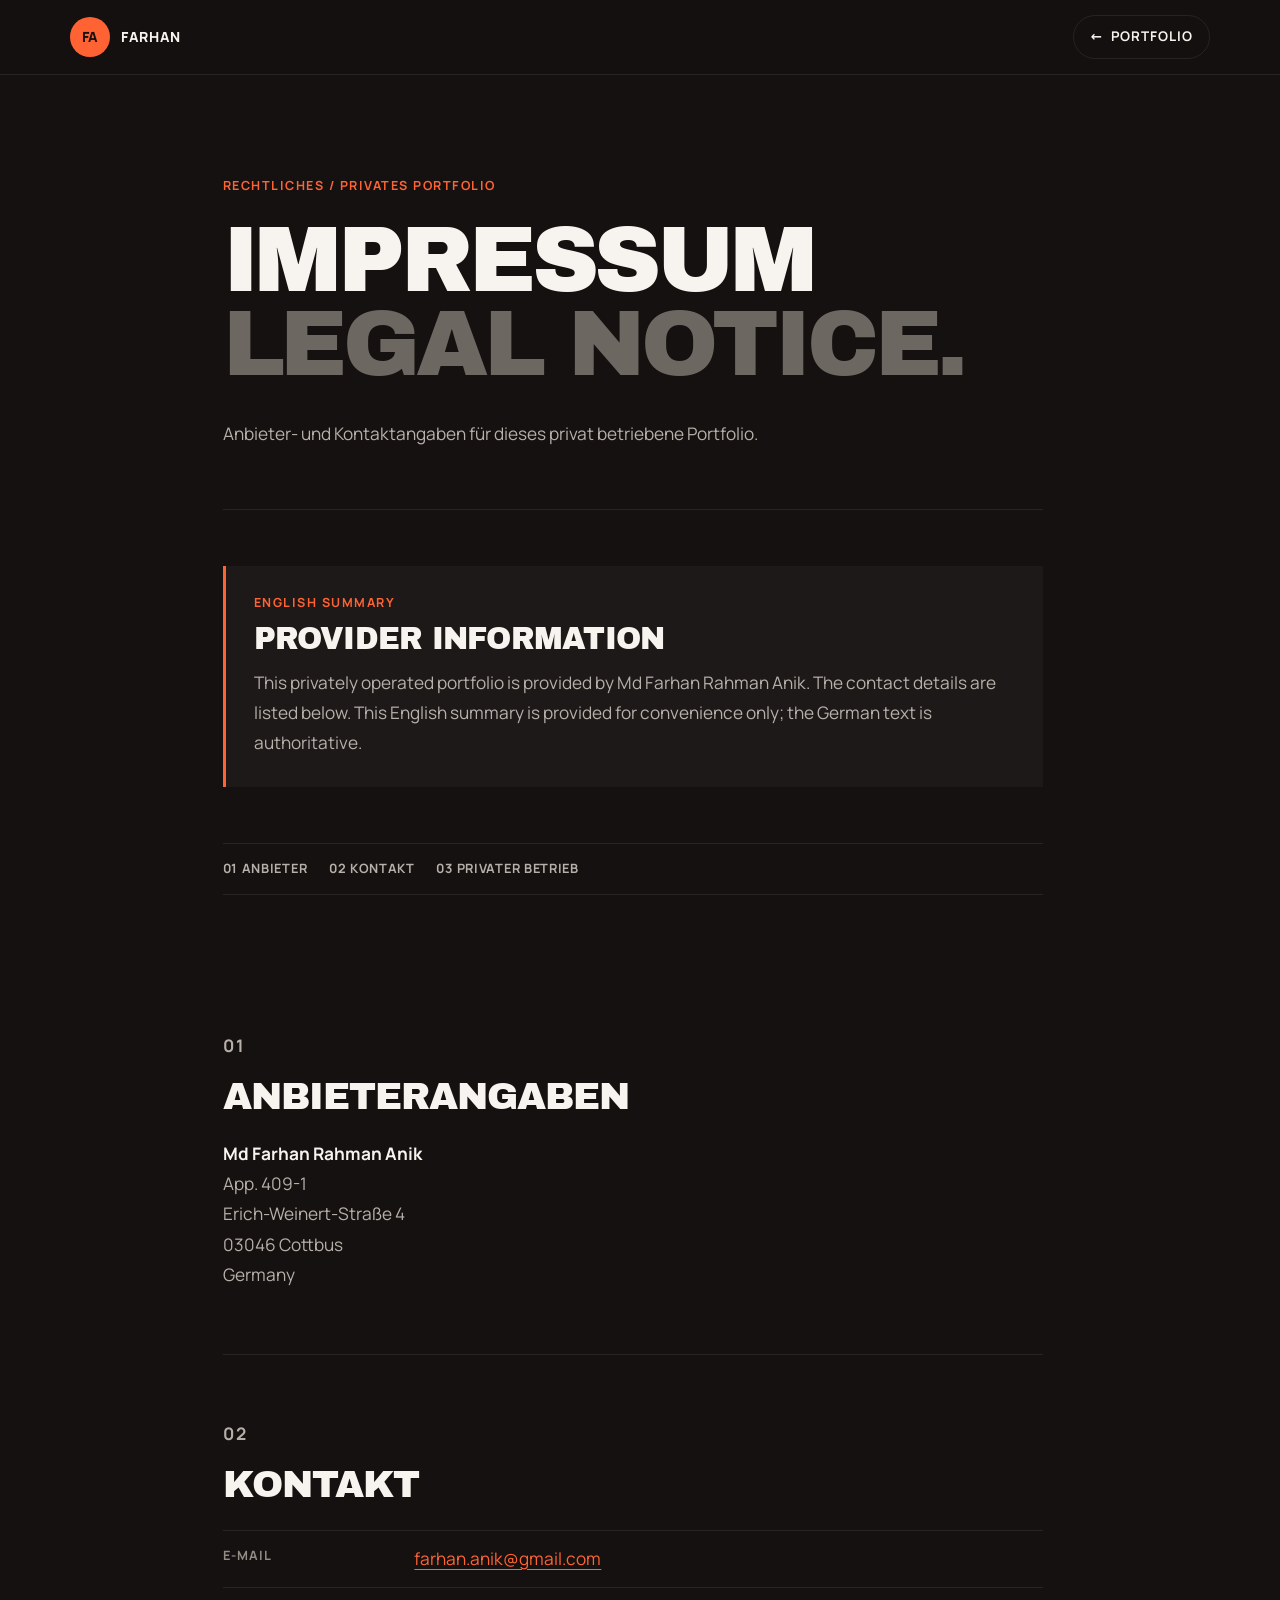
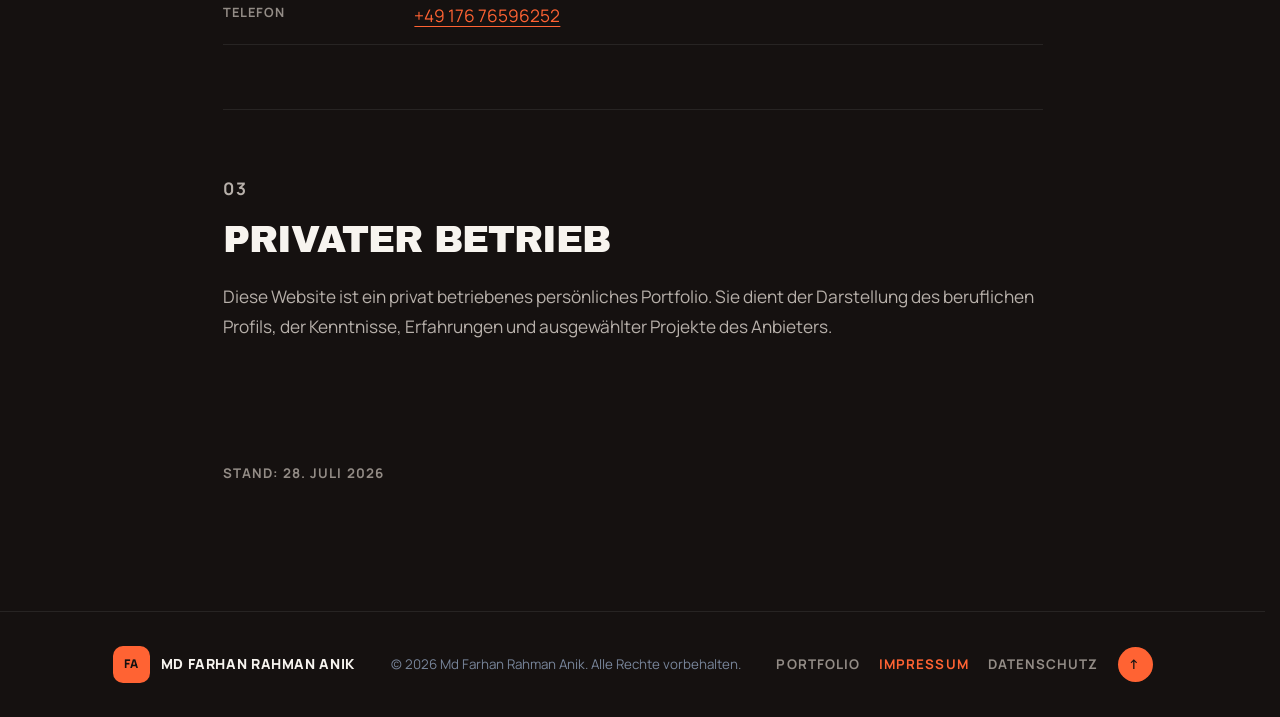
<file: impressum.html>
<!doctype html>
<html lang="de">
<head>
  <meta charset="utf-8">
  <meta name="viewport" content="width=device-width, initial-scale=1">
  <meta name="description" content="Impressum und Anbieterangaben für das private Portfolio von Md Farhan Rahman Anik.">
  <meta name="theme-color" content="#F36B2B">
  <meta name="robots" content="index, follow">
  <title>Impressum | Md Farhan Rahman Anik</title>
  <link rel="icon" type="image/svg+xml" href="assets/images/favicon.svg?v=2">
  <link rel="icon" type="image/png" sizes="32x32" href="assets/images/favicon-32x32.png?v=2">
  <link rel="icon" type="image/png" sizes="16x16" href="assets/images/favicon-16x16.png?v=2">
  <link rel="shortcut icon" href="assets/images/favicon.ico?v=2">
  <link rel="apple-touch-icon" sizes="180x180" href="assets/images/apple-touch-icon.png?v=2">
  <link rel="stylesheet" href="styles.css">
</head>
<body class="legal-body">
  <a class="skip-link" href="#main-content">Zum Inhalt springen</a>

  <header class="site-header legal-header" id="top">
    <nav class="navbar container legal-nav" aria-label="Seitennavigation">
      <a class="brand" href="./" aria-label="Zur Portfolio-Startseite von Md Farhan Rahman Anik">
        <span class="brand-mark">FA</span>
        <span class="brand-copy">
          <strong>Farhan</strong>
          <small lang="en">Developer Portfolio</small>
        </span>
      </a>
      <a class="legal-home-link" href="./">
        <span aria-hidden="true">←</span>
        Portfolio
      </a>
    </nav>
  </header>

  <main class="legal-main" id="main-content">
    <article class="legal-page" aria-labelledby="legal-title">
      <header class="legal-hero">
        <p class="eyebrow">Rechtliches / Privates Portfolio</p>
        <h1 class="legal-title" id="legal-title">
          <span>IMPRESSUM</span>
          <span class="legal-title-muted" lang="en" aria-hidden="true">LEGAL NOTICE.</span>
        </h1>
        <p class="legal-deck">Anbieter- und Kontaktangaben für dieses privat betriebene Portfolio.</p>
      </header>

      <aside class="legal-summary" lang="en" aria-labelledby="english-summary-title">
        <p class="legal-summary-label">English summary</p>
        <h2 id="english-summary-title">Provider information</h2>
        <p>This privately operated portfolio is provided by Md Farhan Rahman Anik. The contact details are listed below. This English summary is provided for convenience only; the German text is authoritative.</p>
      </aside>

      <nav class="legal-toc" aria-label="Inhaltsübersicht">
        <a href="#anbieter">01 Anbieter</a>
        <a href="#kontakt">02 Kontakt</a>
        <a href="#betrieb">03 Privater Betrieb</a>
      </nav>

      <div class="legal-content">
        <section class="legal-section" id="anbieter" aria-labelledby="anbieter-title">
          <p class="legal-section-index" aria-hidden="true">01</p>
          <h2 id="anbieter-title">Anbieterangaben</h2>
          <address class="legal-address">
            <strong>Md Farhan Rahman Anik</strong><br>
            App. 409-1<br>
            Erich-Weinert-Straße 4<br>
            03046 Cottbus<br>
            <span lang="en">Germany</span>
          </address>
        </section>

        <section class="legal-section" id="kontakt" aria-labelledby="kontakt-title">
          <p class="legal-section-index" aria-hidden="true">02</p>
          <h2 id="kontakt-title">Kontakt</h2>
          <dl class="legal-contact-list">
            <div>
              <dt>E-Mail</dt>
              <dd><a href="mailto:farhan.anik@gmail.com">farhan.anik@gmail.com</a></dd>
            </div>
            <div>
              <dt>Telefon</dt>
              <dd><a href="tel:+4917676596252">+49 176 76596252</a></dd>
            </div>
          </dl>
        </section>

        <section class="legal-section" id="betrieb" aria-labelledby="betrieb-title">
          <p class="legal-section-index" aria-hidden="true">03</p>
          <h2 id="betrieb-title">Privater Betrieb</h2>
          <p>Diese Website ist ein privat betriebenes persönliches Portfolio. Sie dient der Darstellung des beruflichen Profils, der Kenntnisse, Erfahrungen und ausgewählter Projekte des Anbieters.</p>
        </section>
      </div>

      <p class="legal-updated">Stand: <time datetime="2026-07-28">28. Juli 2026</time></p>
    </article>
  </main>

  <footer class="site-footer">
    <div class="container footer-content">
      <a class="brand footer-brand" href="./" aria-label="Zur Portfolio-Startseite">
        <span class="brand-mark">FA</span>
        <span class="brand-copy"><strong>Md Farhan Rahman Anik</strong><small lang="en">PHP · Laravel · Web</small></span>
      </a>
      <p>© 2026 Md Farhan Rahman Anik. Alle Rechte vorbehalten.</p>
      <nav class="footer-links" aria-label="Fußnavigation">
        <a href="./">Portfolio</a>
        <a href="impressum.html" aria-current="page">Impressum</a>
        <a href="datenschutz.html">Datenschutz</a>
        <button class="back-to-top" type="button" aria-label="Nach oben">↑</button>
      </nav>
    </div>
  </footer>
  <script src="script.js" defer></script>
</body>
</html>
</file>
<file: styles.css>
@font-face {
  font-family: "Archivo Black";
  font-style: normal;
  font-weight: 400;
  font-display: swap;
  src: url("assets/fonts/archivo-black/archivo-black-latin-ext-400-normal.woff2") format("woff2");
  unicode-range: U+0100-02BA, U+02BD-02C5, U+02C7-02CC, U+02CE-02D7, U+02DD-02FF, U+0304, U+0308, U+0329, U+1D00-1DBF, U+1E00-1E9F, U+1EF2-1EFF, U+2020, U+20A0-20AB, U+20AD-20C0, U+2113, U+2C60-2C7F, U+A720-A7FF;
}

@font-face {
  font-family: "Archivo Black";
  font-style: normal;
  font-weight: 400;
  font-display: swap;
  src: url("assets/fonts/archivo-black/archivo-black-latin-400-normal.woff2") format("woff2");
  unicode-range: U+0000-00FF, U+0131, U+0152-0153, U+02BB-02BC, U+02C6, U+02DA, U+02DC, U+0304, U+0308, U+0329, U+2000-206F, U+20AC, U+2122, U+2191, U+2193, U+2212, U+2215, U+FEFF, U+FFFD;
}

@font-face {
  font-family: "Manrope";
  font-style: normal;
  font-weight: 400 800;
  font-display: optional;
  src: url("assets/fonts/manrope/manrope-latin-ext-wght-normal.woff2") format("woff2");
  unicode-range: U+0100-02BA, U+02BD-02C5, U+02C7-02CC, U+02CE-02D7, U+02DD-02FF, U+0304, U+0308, U+0329, U+1D00-1DBF, U+1E00-1E9F, U+1EF2-1EFF, U+2020, U+20A0-20AB, U+20AD-20C0, U+2113, U+2C60-2C7F, U+A720-A7FF;
}

@font-face {
  font-family: "Manrope";
  font-style: normal;
  font-weight: 400 800;
  font-display: optional;
  src: url("assets/fonts/manrope/manrope-latin-wght-normal.woff2") format("woff2");
  unicode-range: U+0000-00FF, U+0131, U+0152-0153, U+02BB-02BC, U+02C6, U+02DA, U+02DC, U+0304, U+0308, U+0329, U+2000-206F, U+20AC, U+2122, U+2191, U+2193, U+2212, U+2215, U+FEFF, U+FFFD;
}

:root {
  --bg: #070812;
  --bg-deep: #05060e;
  --surface: rgba(20, 23, 42, 0.72);
  --surface-strong: #111426;
  --surface-soft: rgba(255, 255, 255, 0.035);
  --line: rgba(139, 92, 246, 0.2);
  --line-bright: rgba(79, 140, 255, 0.55);
  --text: #f5f7ff;
  --muted: #737b96;
  --muted-light: #a7aec5;
  --cyan: #38bdf8;
  --blue: #4f8cff;
  --purple: #8b5cf6;
  --green: #59edbd;
  --amber: #ffc76b;
  --gradient: linear-gradient(115deg, var(--purple), var(--blue) 58%, var(--cyan));
  --shadow: 0 26px 80px rgba(0, 0, 0, 0.38);
  --radius-lg: 28px;
  --radius-md: 20px;
  --radius-sm: 12px;
  --container: min(1180px, calc(100% - 48px));
  --header-height: 82px;
  color-scheme: dark;
}

*,
*::before,
*::after {
  box-sizing: border-box;
}

html {
  scroll-behavior: smooth;
  scroll-padding-top: calc(var(--header-height) + 18px);
  scrollbar-gutter: stable;
}

html,
body {
  width: 100%;
  max-width: 100%;
  margin: 0;
  overflow-x: clip;
}

body {
  min-width: 0;
  background: var(--bg);
  color: var(--text);
  font-family: Inter, "Segoe UI", Roboto, Helvetica, Arial, sans-serif;
  font-size: 16px;
  font-synthesis: none;
  line-height: 1.65;
  -webkit-font-smoothing: antialiased;
}

body.menu-open {
  overflow-x: clip;
  overflow-y: hidden;
}

::selection {
  background: rgba(84, 222, 253, 0.24);
  color: #fff;
}

img {
  display: block;
  max-width: 100%;
}

a {
  color: inherit;
  text-decoration: none;
}

button,
input,
textarea {
  font: inherit;
}

button,
a {
  -webkit-tap-highlight-color: transparent;
}

:focus-visible {
  outline: 2px solid var(--cyan);
  outline-offset: 4px;
}

.skip-link {
  position: fixed;
  left: 20px;
  top: -100px;
  z-index: 1000;
  padding: 12px 18px;
  border-radius: 10px;
  background: var(--text);
  color: var(--bg);
  font-weight: 700;
  transition: top 0.2s ease;
}

.skip-link:focus {
  top: 20px;
}

.container {
  width: var(--container);
  margin-inline: auto;
}

.section {
  position: relative;
  padding: 118px 0;
}

.page-background {
  position: fixed;
  inset: 0;
  z-index: -2;
  overflow: hidden;
  pointer-events: none;
  background:
    radial-gradient(circle at 52% -15%, rgba(106, 67, 201, 0.2), transparent 38%),
    linear-gradient(180deg, #0b0d1a 0%, var(--bg) 50%, var(--bg-deep) 100%);
}

.grid-pattern {
  position: absolute;
  inset: 0;
  opacity: 0.32;
  background-image:
    linear-gradient(rgba(119, 145, 199, 0.042) 1px, transparent 1px),
    linear-gradient(90deg, rgba(119, 145, 199, 0.042) 1px, transparent 1px);
  background-size: 54px 54px;
  mask-image: linear-gradient(to bottom, #000 0%, transparent 88%);
}

.glow {
  position: absolute;
  border-radius: 50%;
  opacity: 0.24;
  filter: blur(100px);
  animation: drift 16s ease-in-out infinite alternate;
}

.glow-one {
  width: 440px;
  height: 440px;
  top: 8%;
  right: -180px;
  background: #3c67ff;
}

.glow-two {
  width: 360px;
  height: 360px;
  top: 48%;
  left: -190px;
  background: #6b2ee8;
  animation-delay: -5s;
}

.glow-three {
  width: 280px;
  height: 280px;
  bottom: 3%;
  right: 12%;
  background: #08bcd9;
  animation-delay: -9s;
}

@keyframes drift {
  to {
    transform: translate3d(35px, -30px, 0) scale(1.08);
  }
}

.site-header {
  position: fixed;
  inset: 0 0 auto;
  z-index: 100;
  width: 100%;
  max-width: 100%;
  border-bottom: 1px solid transparent;
  transition: background 0.3s ease, border-color 0.3s ease, box-shadow 0.3s ease;
}

.site-header.scrolled {
  border-color: var(--line);
  background: rgba(6, 9, 20, 0.78);
  box-shadow: 0 12px 40px rgba(0, 0, 0, 0.2);
  backdrop-filter: blur(20px);
  -webkit-backdrop-filter: blur(20px);
}

.navbar {
  min-height: var(--header-height);
  display: flex;
  align-items: center;
  justify-content: space-between;
}

.brand {
  display: inline-flex;
  align-items: center;
  gap: 12px;
  flex-shrink: 0;
}

.brand-mark {
  width: 42px;
  height: 42px;
  display: grid;
  place-items: center;
  border: 1px solid rgba(110, 212, 255, 0.42);
  border-radius: 12px;
  background: linear-gradient(145deg, rgba(84, 222, 253, 0.18), rgba(165, 109, 255, 0.13));
  box-shadow: inset 0 0 20px rgba(84, 222, 253, 0.06), 0 0 28px rgba(55, 128, 255, 0.12);
  color: #e9fbff;
  font-size: 14px;
  font-weight: 800;
  letter-spacing: -0.04em;
}

.brand-copy {
  display: flex;
  flex-direction: column;
  line-height: 1.25;
}

.brand-copy strong {
  font-size: 14px;
  letter-spacing: 0.01em;
}

.brand-copy small {
  margin-top: 2px;
  color: var(--muted);
  font-size: 10px;
  letter-spacing: 0.13em;
  text-transform: uppercase;
}

.nav-menu {
  display: flex;
  align-items: center;
  gap: clamp(16px, 2.2vw, 30px);
}

.nav-link {
  position: relative;
  padding: 10px 0;
  color: var(--muted-light);
  font-size: 13px;
  font-weight: 600;
  transition: color 0.25s ease;
}

.nav-link::after {
  content: "";
  position: absolute;
  left: 50%;
  bottom: 2px;
  width: 0;
  height: 2px;
  border-radius: 10px;
  background: var(--gradient);
  transform: translateX(-50%);
  transition: width 0.25s ease;
}

.nav-link:hover,
.nav-link.active {
  color: var(--text);
}

.nav-link.active::after {
  width: 18px;
}

.nav-cta {
  padding: 10px 16px;
  border: 1px solid rgba(84, 222, 253, 0.28);
  border-radius: 10px;
  background: rgba(84, 222, 253, 0.055);
  color: #dffaff;
  font-size: 12px;
  font-weight: 700;
  transition: border-color 0.25s ease, background 0.25s ease, box-shadow 0.25s ease;
}

.nav-cta:hover {
  border-color: rgba(84, 222, 253, 0.55);
  background: rgba(84, 222, 253, 0.1);
  box-shadow: 0 0 28px rgba(84, 222, 253, 0.12);
}

.menu-toggle {
  display: none;
  width: 44px;
  height: 44px;
  padding: 11px;
  border: 1px solid var(--line);
  border-radius: 12px;
  background: var(--surface-soft);
  cursor: pointer;
}

.menu-toggle span {
  display: block;
  width: 100%;
  height: 2px;
  margin: 4px 0;
  border-radius: 5px;
  background: var(--text);
  transition: transform 0.25s ease, opacity 0.25s ease;
}

.hero {
  min-height: 100vh;
  padding-top: calc(var(--header-height) + 82px);
  padding-bottom: 48px;
  display: flex;
  flex-direction: column;
  justify-content: center;
}

.hero-layout {
  display: grid;
  grid-template-columns: minmax(0, 1.1fr) minmax(380px, 0.9fr);
  align-items: center;
  gap: 80px;
}

.hero-content {
  position: relative;
  z-index: 2;
  animation: hero-enter 0.8s cubic-bezier(0.2, 0.75, 0.25, 1) both;
}

@keyframes hero-enter {
  from {
    opacity: 0;
    transform: translateY(22px);
  }
}

.eyebrow {
  margin: 0 0 17px;
  color: var(--cyan);
  font-size: 11px;
  font-weight: 800;
  letter-spacing: 0.2em;
  text-transform: uppercase;
}

.hero-eyebrow {
  width: fit-content;
  display: flex;
  align-items: center;
  gap: 9px;
  padding: 8px 12px;
  border: 1px solid rgba(84, 222, 253, 0.19);
  border-radius: 999px;
  background: rgba(84, 222, 253, 0.045);
  color: var(--muted-light);
  letter-spacing: 0.1em;
}

.status-dot {
  width: 7px;
  height: 7px;
  border-radius: 50%;
  background: var(--cyan);
  box-shadow: 0 0 0 5px rgba(56, 189, 248, 0.08), 0 0 14px rgba(56, 189, 248, 0.55);
}

.hero-kicker {
  margin: 26px 0 2px;
  color: var(--muted-light);
  font-size: clamp(17px, 1.8vw, 23px);
  font-weight: 500;
}

.hero h1 {
  margin: 0;
  max-width: 750px;
  font-size: clamp(54px, 6.6vw, 92px);
  font-weight: 800;
  letter-spacing: -0.065em;
  line-height: 0.93;
}

.hero h1 span,
.section-heading h2 span,
.contact-copy h2 span {
  background: var(--gradient);
  background-clip: text;
  -webkit-background-clip: text;
  color: transparent;
}

.hero-headline {
  max-width: 720px;
  margin: 27px 0 17px;
  color: #dbe4f4;
  font-size: clamp(14px, 1.35vw, 17px);
  font-weight: 650;
  letter-spacing: 0.01em;
}

.hero-headline i {
  display: inline-block;
  width: 4px;
  height: 4px;
  margin: 0 8px 3px;
  border-radius: 50%;
  background: var(--cyan);
  box-shadow: 0 0 10px var(--cyan);
}

.hero-intro {
  max-width: 670px;
  margin: 0;
  color: var(--muted);
  font-size: 15px;
  line-height: 1.82;
}

.hero-actions {
  display: flex;
  flex-wrap: wrap;
  gap: 13px;
  margin-top: 31px;
}

.button {
  min-height: 51px;
  padding: 0 21px;
  display: inline-flex;
  align-items: center;
  justify-content: center;
  gap: 22px;
  border: 0;
  border-radius: 13px;
  cursor: pointer;
  font-size: 13px;
  font-weight: 750;
  transition: transform 0.25s ease, box-shadow 0.25s ease, border-color 0.25s ease, background 0.25s ease;
}

.button:hover {
  transform: translateY(-3px);
}

.button-primary {
  position: relative;
  overflow: hidden;
  background: var(--gradient);
  color: #06101e;
  box-shadow: 0 13px 35px rgba(67, 137, 255, 0.24);
}

.button-primary::before {
  content: "";
  position: absolute;
  inset: 0;
  background: linear-gradient(100deg, transparent 30%, rgba(255, 255, 255, 0.46), transparent 68%);
  transform: translateX(-120%);
  transition: transform 0.65s ease;
}

.button-primary:hover {
  box-shadow: 0 17px 44px rgba(67, 137, 255, 0.36);
}

.button-primary:hover::before {
  transform: translateX(120%);
}

.button-primary > * {
  position: relative;
}

.button-secondary {
  border: 1px solid var(--line);
  background: rgba(255, 255, 255, 0.035);
  color: var(--text);
  backdrop-filter: blur(8px);
}

.button-secondary:hover {
  border-color: rgba(84, 222, 253, 0.32);
  background: rgba(84, 222, 253, 0.06);
  box-shadow: 0 12px 35px rgba(0, 0, 0, 0.2);
}

.button-arrow {
  font-size: 16px;
  line-height: 1;
}

.hero-socials {
  display: flex;
  align-items: center;
  flex-wrap: wrap;
  gap: 15px;
  margin-top: 31px;
  color: #738198;
  font-size: 11px;
  font-weight: 700;
  letter-spacing: 0.08em;
  text-transform: uppercase;
}

.social-line {
  width: 38px;
  height: 1px;
  background: var(--line);
}

.hero-socials a {
  display: inline-flex;
  align-items: center;
  gap: 7px;
  color: var(--muted-light);
  transition: color 0.2s ease, transform 0.2s ease;
}

.hero-socials a:hover {
  color: var(--cyan);
  transform: translateY(-1px);
}

.social-icon {
  width: 24px;
  height: 24px;
  display: grid;
  place-items: center;
  border: 1px solid var(--line);
  border-radius: 7px;
  color: var(--text);
  font-size: 8px;
  letter-spacing: 0;
  text-transform: none;
}

.hero-visual {
  position: relative;
  width: min(100%, 470px);
  aspect-ratio: 1 / 1.13;
  justify-self: center;
  animation: visual-enter 0.9s 0.12s cubic-bezier(0.2, 0.75, 0.25, 1) both;
}

@keyframes visual-enter {
  from {
    opacity: 0;
    transform: translateY(25px) scale(0.97);
  }
}

.hero-visual::before {
  content: "";
  position: absolute;
  inset: 14% 4% 8%;
  border-radius: 50%;
  background: radial-gradient(circle, rgba(69, 119, 255, 0.27), transparent 67%);
  filter: blur(18px);
}

.portrait-frame {
  position: absolute;
  inset: 8% 12% 7%;
  padding: 2px;
  border-radius: 42% 42% 28% 28% / 32% 32% 22% 22%;
  background: linear-gradient(150deg, var(--cyan), rgba(99, 121, 255, 0.65) 45%, var(--purple), rgba(84, 222, 253, 0.2));
  box-shadow: 0 35px 90px rgba(0, 0, 0, 0.43), 0 0 70px rgba(76, 113, 255, 0.17);
  transform: rotate(2deg);
}

.portrait-inner {
  width: 100%;
  height: 100%;
  padding: 10px;
  overflow: hidden;
  border-radius: inherit;
  background: #0a0e1b;
}

.portrait-inner img {
  width: 100%;
  height: 100%;
  border-radius: calc(42% - 7px) calc(42% - 7px) calc(28% - 7px) calc(28% - 7px) / calc(32% - 7px) calc(32% - 7px) calc(22% - 7px) calc(22% - 7px);
  object-fit: cover;
  object-position: center 18%;
  filter: saturate(0.88) contrast(1.04);
  transform: rotate(-2deg) scale(1.035);
}

.portrait-orbit {
  position: absolute;
  border: 1px solid rgba(113, 146, 212, 0.15);
  border-radius: 50%;
}

.orbit-one {
  inset: 3% 1% 0;
  transform: rotate(-12deg);
}

.orbit-two {
  inset: 12% -4% 6%;
  border-style: dashed;
  transform: rotate(21deg);
  animation: orbit-rotate 40s linear infinite;
}

@keyframes orbit-rotate {
  to {
    transform: rotate(381deg);
  }
}

.floating-card {
  position: absolute;
  z-index: 3;
  display: flex;
  align-items: center;
  gap: 10px;
  padding: 11px 14px 11px 10px;
  border: 1px solid rgba(146, 169, 215, 0.2);
  border-radius: 14px;
  background: rgba(12, 18, 34, 0.78);
  box-shadow: 0 18px 45px rgba(0, 0, 0, 0.32);
  backdrop-filter: blur(14px);
  animation: float-card 4s ease-in-out infinite;
}

.floating-card span:last-child {
  display: flex;
  flex-direction: column;
  line-height: 1.3;
}

.floating-card small {
  color: var(--muted);
  font-size: 8px;
  letter-spacing: 0.1em;
  text-transform: uppercase;
}

.floating-card strong {
  margin-top: 2px;
  font-size: 11px;
}

.floating-icon {
  width: 31px;
  height: 31px;
  display: grid;
  place-items: center;
  border-radius: 9px;
  background: linear-gradient(145deg, rgba(84, 222, 253, 0.17), rgba(90, 132, 255, 0.1));
  color: var(--cyan);
  font-size: 11px;
  font-weight: 800;
}

.card-code {
  left: -3%;
  top: 26%;
}

.card-system {
  right: -5%;
  bottom: 18%;
  animation-delay: -2s;
}

@keyframes float-card {
  50% {
    transform: translateY(-7px);
  }
}

.tech-orbit {
  position: absolute;
  z-index: 3;
  width: 42px;
  height: 42px;
  display: grid;
  place-items: center;
  border: 1px solid rgba(138, 165, 218, 0.18);
  border-radius: 50%;
  background: rgba(10, 15, 29, 0.72);
  box-shadow: 0 9px 28px rgba(0, 0, 0, 0.3);
  color: var(--muted-light);
  font-size: 7px;
  font-weight: 850;
  letter-spacing: 0.04em;
  backdrop-filter: blur(8px);
}

.tech-php {
  top: 8%;
  right: 7%;
}

.tech-linux {
  left: 3%;
  bottom: 8%;
}

.tech-sec {
  top: 3%;
  left: 15%;
}

.hero-proof {
  margin-top: 74px;
  padding: 26px 0 0;
  display: grid;
  grid-template-columns: repeat(3, 1fr);
  border-top: 1px solid var(--line);
}

.hero-proof > div {
  display: flex;
  align-items: center;
  gap: 18px;
  padding: 0 36px;
  border-left: 1px solid var(--line);
}

.hero-proof > div:first-child {
  padding-left: 0;
  border-left: 0;
}

.hero-proof strong {
  min-width: 64px;
  background: var(--gradient);
  background-clip: text;
  -webkit-background-clip: text;
  color: transparent;
  font-size: clamp(34px, 3.6vw, 50px);
  font-weight: 800;
  letter-spacing: -0.06em;
  line-height: 1;
}

.hero-proof strong span {
  font-size: 0.55em;
}

.hero-proof small {
  color: var(--muted);
  font-size: 9px;
  font-weight: 700;
  letter-spacing: 0.12em;
  line-height: 1.55;
  text-transform: uppercase;
}

.section-heading {
  margin-bottom: 52px;
  display: flex;
  align-items: end;
  justify-content: space-between;
  gap: 40px;
}

.section-heading h2,
.contact-copy h2 {
  margin: 0;
  font-size: clamp(37px, 4.6vw, 62px);
  font-weight: 770;
  letter-spacing: -0.052em;
  line-height: 1.05;
}

.section-lead {
  max-width: 370px;
  margin: 0 0 6px;
  color: var(--muted);
  font-size: 14px;
}

.glass-card,
.skill-card,
.project-card,
.contact-shell {
  border: 1px solid var(--line);
  background: linear-gradient(145deg, rgba(18, 26, 47, 0.72), rgba(10, 15, 29, 0.62));
  box-shadow: var(--shadow);
  backdrop-filter: blur(15px);
  -webkit-backdrop-filter: blur(15px);
}

.about {
  overflow: hidden;
}

.about::before,
.projects::before,
.contact::before {
  content: "";
  position: absolute;
  inset: 0;
  z-index: -1;
  background: linear-gradient(180deg, transparent, rgba(14, 23, 45, 0.45), transparent);
  pointer-events: none;
}

.about-grid {
  display: grid;
  grid-template-columns: minmax(0, 1.05fr) minmax(0, 0.95fr);
  gap: 22px;
}

.about-story {
  position: relative;
  padding: 42px;
  border-radius: var(--radius-lg);
  overflow: hidden;
}

.about-story::after {
  content: "“";
  position: absolute;
  right: 25px;
  top: -22px;
  color: rgba(84, 222, 253, 0.06);
  font-family: Georgia, serif;
  font-size: 170px;
  line-height: 1;
}

.card-label {
  display: inline-block;
  margin-bottom: 42px;
  color: var(--cyan);
  font-size: 10px;
  font-weight: 800;
  letter-spacing: 0.18em;
  text-transform: uppercase;
}

.about-story p {
  position: relative;
  z-index: 1;
  max-width: 680px;
  margin: 0 0 18px;
  color: var(--muted);
}

.about-story .about-intro {
  color: var(--muted-light);
  font-size: clamp(21px, 2.25vw, 28px);
  font-weight: 450;
  letter-spacing: -0.025em;
  line-height: 1.45;
}

.about-story strong {
  color: var(--text);
  font-weight: 700;
}

.text-link {
  width: fit-content;
  margin-top: 30px;
  display: flex;
  align-items: center;
  gap: 10px;
  color: var(--cyan);
  font-size: 12px;
  font-weight: 750;
  letter-spacing: 0.05em;
  text-transform: uppercase;
}

.text-link span {
  transition: transform 0.2s ease;
}

.text-link:hover span {
  transform: translate(3px, -3px);
}

.about-focus {
  display: grid;
  gap: 15px;
}

.focus-card {
  position: relative;
  padding: 29px 28px;
  display: grid;
  grid-template-columns: 44px 1fr;
  gap: 18px;
  border: 1px solid var(--line);
  border-radius: var(--radius-md);
  background: rgba(12, 18, 34, 0.55);
  overflow: hidden;
  transition: transform 0.3s ease, border-color 0.3s ease, background 0.3s ease;
}

.focus-card::before {
  content: "";
  position: absolute;
  inset: 0 auto 0 0;
  width: 2px;
  background: var(--gradient);
  transform: scaleY(0);
  transition: transform 0.3s ease;
}

.focus-card:hover {
  transform: translateX(5px);
  border-color: rgba(84, 222, 253, 0.24);
  background: rgba(16, 24, 45, 0.75);
}

.focus-card:hover::before {
  transform: scaleY(1);
}

.focus-index {
  width: 42px;
  height: 42px;
  display: grid;
  place-items: center;
  border: 1px solid rgba(84, 222, 253, 0.18);
  border-radius: 12px;
  background: rgba(84, 222, 253, 0.055);
  color: var(--cyan);
  font-size: 12px;
  font-weight: 800;
}

.focus-card h3 {
  margin: 0 0 6px;
  font-size: 16px;
}

.focus-card p {
  margin: 0;
  color: var(--muted);
  font-size: 13px;
  line-height: 1.65;
}

.skills-grid {
  display: grid;
  grid-template-columns: repeat(3, 1fr);
  gap: 18px;
}

.skill-card {
  position: relative;
  min-height: 320px;
  padding: 30px;
  border-radius: var(--radius-md);
  overflow: hidden;
  transition: transform 0.3s ease, border-color 0.3s ease, box-shadow 0.3s ease;
}

.skill-card::after {
  content: "";
  position: absolute;
  width: 150px;
  height: 150px;
  right: -80px;
  top: -80px;
  border-radius: 50%;
  background: rgba(84, 222, 253, 0.07);
  filter: blur(25px);
  transition: transform 0.3s ease;
}

.skill-card:hover {
  transform: translateY(-7px);
  border-color: rgba(84, 222, 253, 0.28);
  box-shadow: 0 28px 70px rgba(0, 0, 0, 0.4), 0 0 35px rgba(84, 222, 253, 0.06);
}

.skill-card:hover::after {
  transform: scale(1.25);
}

.skill-card-featured {
  background:
    linear-gradient(145deg, rgba(22, 43, 68, 0.82), rgba(13, 20, 39, 0.75));
  border-color: rgba(84, 222, 253, 0.2);
}

.skill-card-top {
  position: relative;
  z-index: 1;
  display: flex;
  align-items: center;
  justify-content: space-between;
}

.skill-symbol {
  width: 46px;
  height: 46px;
  display: grid;
  place-items: center;
  border: 1px solid rgba(84, 222, 253, 0.22);
  border-radius: 13px;
  background: linear-gradient(145deg, rgba(84, 222, 253, 0.12), rgba(90, 132, 255, 0.05));
  color: var(--cyan);
  font-size: 13px;
  font-weight: 800;
}

.skill-number {
  color: #59677e;
  font-size: 10px;
  font-weight: 800;
}

.skill-card h3 {
  position: relative;
  z-index: 1;
  margin: 25px 0 7px;
  font-size: 18px;
  letter-spacing: -0.02em;
}

.skill-card > p {
  position: relative;
  z-index: 1;
  margin: 0 0 24px;
  color: var(--muted);
  font-size: 12px;
}

.tag-list,
.project-tags {
  position: relative;
  z-index: 1;
  display: flex;
  flex-wrap: wrap;
  gap: 7px;
}

.tag-list span,
.project-tags span {
  padding: 6px 9px;
  border: 1px solid rgba(141, 167, 215, 0.13);
  border-radius: 7px;
  background: rgba(255, 255, 255, 0.028);
  color: var(--muted-light);
  font-size: 9px;
  font-weight: 650;
  line-height: 1.2;
}

.projects-grid {
  display: grid;
  grid-template-columns: repeat(2, 1fr);
  gap: 20px;
}

.project-card {
  position: relative;
  min-height: 570px;
  padding: 34px;
  display: flex;
  flex-direction: column;
  border-radius: var(--radius-lg);
  overflow: hidden;
  transition: transform 0.32s cubic-bezier(0.2, 0.7, 0.25, 1), border-color 0.3s ease, box-shadow 0.3s ease;
}

.project-card::before {
  content: "";
  position: absolute;
  inset: 0;
  background:
    radial-gradient(circle at 100% 0%, rgba(88, 129, 255, 0.12), transparent 35%),
    linear-gradient(135deg, transparent 70%, rgba(84, 222, 253, 0.035));
  opacity: 0;
  transition: opacity 0.3s ease;
}

.project-card:hover {
  transform: translateY(-9px);
  border-color: rgba(84, 222, 253, 0.28);
  box-shadow: 0 35px 85px rgba(0, 0, 0, 0.43), 0 0 0 1px rgba(84, 222, 253, 0.04);
}

.project-card:hover::before {
  opacity: 1;
}

.project-featured {
  border-color: rgba(84, 222, 253, 0.23);
  background:
    linear-gradient(145deg, rgba(18, 39, 59, 0.88), rgba(10, 17, 33, 0.72));
}

.project-topline {
  position: relative;
  z-index: 1;
  display: flex;
  justify-content: space-between;
  align-items: center;
}

.project-index {
  color: #5c6b83;
  font-size: 10px;
  font-weight: 800;
  letter-spacing: 0.12em;
}

.status {
  display: inline-flex;
  align-items: center;
  gap: 7px;
  padding: 6px 10px;
  border-radius: 999px;
  font-size: 8px;
  font-weight: 800;
  letter-spacing: 0.09em;
  text-transform: uppercase;
}

.status i {
  width: 5px;
  height: 5px;
  border-radius: 50%;
  background: currentColor;
  box-shadow: 0 0 9px currentColor;
}

.status-complete {
  border: 1px solid rgba(89, 237, 189, 0.18);
  background: rgba(89, 237, 189, 0.055);
  color: var(--green);
}

.status-progress {
  border: 1px solid rgba(255, 199, 107, 0.2);
  background: rgba(255, 199, 107, 0.06);
  color: var(--amber);
}

.project-icon {
  position: relative;
  z-index: 1;
  width: 100%;
  height: 132px;
  margin-top: 31px;
  display: grid;
  place-items: center;
  border: 1px solid rgba(84, 222, 253, 0.22);
  border-radius: 19px;
  background:
    linear-gradient(rgba(139, 92, 246, 0.06) 1px, transparent 1px),
    linear-gradient(90deg, rgba(139, 92, 246, 0.06) 1px, transparent 1px),
    radial-gradient(circle at 50% 115%, rgba(79, 140, 255, 0.3), transparent 58%),
    linear-gradient(145deg, rgba(139, 92, 246, 0.13), rgba(16, 20, 39, 0.85));
  background-size: 22px 22px, 22px 22px, auto, auto;
  box-shadow: inset 0 0 45px rgba(56, 189, 248, 0.04);
  color: #c9d8ff;
  font-size: 30px;
  font-weight: 850;
  letter-spacing: -0.06em;
  overflow: hidden;
}

.project-icon::before {
  content: "";
  position: absolute;
  width: 84px;
  height: 84px;
  border: 1px solid rgba(56, 189, 248, 0.22);
  border-radius: 50%;
  box-shadow: 0 0 45px rgba(79, 140, 255, 0.18);
}

.project-icon::after {
  content: attr(data-label);
  position: absolute;
  right: 13px;
  bottom: 10px;
  color: rgba(199, 208, 232, 0.52);
  font-size: 7px;
  font-weight: 800;
  letter-spacing: 0.14em;
}

.project-type {
  position: relative;
  z-index: 1;
  margin: 24px 0 4px;
  color: var(--cyan);
  font-size: 9px;
  font-weight: 800;
  letter-spacing: 0.13em;
  text-transform: uppercase;
}

.project-card h3 {
  position: relative;
  z-index: 1;
  margin: 0 0 12px;
  font-size: clamp(21px, 2.15vw, 27px);
  letter-spacing: -0.035em;
  line-height: 1.25;
}

.project-description {
  position: relative;
  z-index: 1;
  margin: 0 0 21px;
  color: var(--muted);
  font-size: 12px;
  line-height: 1.75;
}

.project-tags {
  margin-bottom: 26px;
}

.project-actions {
  position: relative;
  z-index: 1;
  margin-top: auto;
  padding-top: 19px;
  display: flex;
  flex-wrap: wrap;
  align-items: center;
  gap: 18px;
  border-top: 1px solid var(--line);
}

.project-actions a {
  display: inline-flex;
  align-items: center;
  gap: 6px;
  color: var(--muted-light);
  font-size: 10px;
  font-weight: 700;
  transition: color 0.2s ease, transform 0.2s ease;
}

.project-actions a:last-child {
  margin-left: auto;
  color: var(--cyan);
}

.project-actions a:hover {
  color: var(--cyan);
  transform: translateY(-2px);
}

.experience-timeline {
  position: relative;
  display: grid;
  gap: 22px;
}

.experience-timeline::before {
  content: "";
  position: absolute;
  left: 34px;
  top: 34px;
  bottom: 34px;
  width: 1px;
  background: linear-gradient(var(--purple), var(--blue), rgba(56, 189, 248, 0.15));
}

.experience-role {
  position: relative;
  display: grid;
  grid-template-columns: 70px 1fr;
  gap: 26px;
}

.role-marker {
  position: relative;
  z-index: 2;
  width: 70px;
  height: 70px;
  display: grid;
  place-items: center;
  border: 1px solid rgba(139, 92, 246, 0.36);
  border-radius: 22px;
  background: #0b0d1a;
  box-shadow: 0 0 0 8px rgba(7, 8, 18, 0.94), 0 12px 35px rgba(0, 0, 0, 0.28);
}

.role-marker::before {
  content: "";
  position: absolute;
  inset: 8px;
  border-radius: 15px;
  background: linear-gradient(145deg, rgba(139, 92, 246, 0.18), rgba(79, 140, 255, 0.08));
}

.role-marker span {
  position: relative;
  color: #c6b6ff;
  font-size: 11px;
  font-weight: 800;
  letter-spacing: 0.08em;
}

.role-card {
  position: relative;
  padding: 34px;
  border: 1px solid var(--line);
  border-radius: var(--radius-lg);
  background:
    radial-gradient(circle at 100% 0%, rgba(139, 92, 246, 0.09), transparent 35%),
    linear-gradient(145deg, rgba(17, 20, 38, 0.9), rgba(10, 12, 25, 0.74));
  box-shadow: 0 24px 70px rgba(0, 0, 0, 0.28);
  overflow: hidden;
  transition: transform 0.3s ease, border-color 0.3s ease, box-shadow 0.3s ease;
}

.role-card::before {
  content: "";
  position: absolute;
  left: 0;
  top: 32px;
  bottom: 32px;
  width: 2px;
  border-radius: 10px;
  background: var(--gradient);
  opacity: 0.6;
}

.experience-role:hover .role-card {
  transform: translateY(-5px);
  border-color: var(--line-bright);
  box-shadow: 0 30px 78px rgba(0, 0, 0, 0.36), 0 0 38px rgba(79, 140, 255, 0.06);
}

.role-heading {
  display: flex;
  align-items: flex-start;
  justify-content: space-between;
  gap: 28px;
}

.role-company {
  margin: 0 0 7px;
  color: var(--cyan);
  font-size: 10px;
  font-weight: 800;
  letter-spacing: 0.11em;
  text-transform: uppercase;
}

.role-company span {
  color: var(--muted);
}

.role-heading h3 {
  margin: 0;
  font-size: clamp(22px, 2.7vw, 34px);
  letter-spacing: -0.04em;
  line-height: 1.18;
}

.role-heading time {
  flex: 0 0 auto;
  padding: 9px 12px;
  border: 1px solid rgba(79, 140, 255, 0.24);
  border-radius: 999px;
  background: rgba(79, 140, 255, 0.055);
  color: #b9cbff;
  font-size: 9px;
  font-weight: 800;
  letter-spacing: 0.08em;
  white-space: nowrap;
  text-transform: uppercase;
}

.role-summary {
  max-width: 920px;
  margin: 20px 0;
  color: var(--muted-light);
  font-size: 13px;
  line-height: 1.75;
}

.role-highlights {
  margin: 0 0 23px;
  padding: 0;
  display: grid;
  grid-template-columns: repeat(2, minmax(0, 1fr));
  gap: 10px 26px;
  list-style: none;
}

.role-highlights li {
  position: relative;
  padding-left: 18px;
  color: var(--muted);
  font-size: 11px;
  line-height: 1.6;
}

.role-highlights li::before {
  content: "";
  position: absolute;
  left: 0;
  top: 0.68em;
  width: 6px;
  height: 6px;
  border-radius: 2px;
  background: linear-gradient(135deg, var(--purple), var(--blue));
  box-shadow: 0 0 9px rgba(79, 140, 255, 0.42);
}

.role-tags {
  display: flex;
  flex-wrap: wrap;
  gap: 7px;
}

.role-tags span {
  padding: 6px 9px;
  border: 1px solid rgba(139, 92, 246, 0.16);
  border-radius: 7px;
  background: rgba(139, 92, 246, 0.045);
  color: var(--muted-light);
  font-size: 8px;
  font-weight: 700;
}

.education-panel {
  margin-top: 62px;
  padding: 34px;
  display: grid;
  grid-template-columns: 0.65fr 2.35fr;
  align-items: center;
  gap: 28px;
  border: 1px solid var(--line);
  border-radius: var(--radius-lg);
  background: rgba(11, 13, 26, 0.68);
}

.education-heading .eyebrow {
  margin-bottom: 6px;
}

.education-heading h3 {
  margin: 0;
  font-size: 24px;
}

.education-grid {
  display: grid;
  grid-template-columns: repeat(2, minmax(0, 1fr));
  gap: 12px;
}

.education-grid article {
  min-height: 128px;
  padding: 19px;
  display: flex;
  align-items: flex-start;
  gap: 15px;
  border: 1px solid var(--line);
  border-radius: 16px;
  background: rgba(255, 255, 255, 0.025);
  transition: border-color 0.25s ease, transform 0.25s ease;
}

.education-grid article:hover {
  transform: translateY(-3px);
  border-color: rgba(79, 140, 255, 0.36);
}

.education-index {
  width: 34px;
  height: 34px;
  flex: 0 0 auto;
  display: grid;
  place-items: center;
  border-radius: 10px;
  background: rgba(79, 140, 255, 0.08);
  color: #aabfff;
  font-size: 8px;
  font-weight: 800;
}

.education-grid small {
  color: var(--cyan);
  font-size: 8px;
  font-weight: 800;
  letter-spacing: 0.1em;
  text-transform: uppercase;
}

.education-grid h4 {
  margin: 5px 0 7px;
  font-size: 13px;
  line-height: 1.45;
}

.education-grid p {
  margin: 0;
  color: var(--muted);
  font-size: 10px;
}

.certifications {
  margin-top: 21px;
  padding: 30px 34px;
  display: grid;
  grid-template-columns: 0.65fr 2.35fr;
  align-items: center;
  gap: 28px;
  border: 1px solid var(--line);
  border-radius: var(--radius-lg);
  background: rgba(11, 17, 32, 0.6);
}

.cert-heading .eyebrow {
  margin-bottom: 6px;
}

.cert-heading h3 {
  margin: 0;
  font-size: 24px;
}

.cert-grid {
  display: grid;
  grid-template-columns: repeat(3, 1fr);
  gap: 10px;
}

.cert-card {
  min-height: 82px;
  padding: 14px;
  display: flex;
  align-items: center;
  gap: 11px;
  border: 1px solid var(--line);
  border-radius: 14px;
  background: rgba(255, 255, 255, 0.025);
}

.cert-seal {
  width: 38px;
  height: 38px;
  flex: 0 0 auto;
  display: grid;
  place-items: center;
  border-radius: 50%;
  background: linear-gradient(145deg, rgba(84, 222, 253, 0.15), rgba(90, 132, 255, 0.07));
  color: var(--cyan);
  font-size: 9px;
  font-weight: 850;
}

.cert-card div {
  min-width: 0;
  line-height: 1.3;
}

.cert-card small {
  color: var(--muted);
  font-size: 7px;
  letter-spacing: 0.1em;
  text-transform: uppercase;
}

.cert-card h4 {
  margin: 3px 0 0;
  font-size: 10px;
}

.cert-check {
  margin-left: auto;
  color: var(--green);
  font-size: 11px;
}

.contact {
  padding-bottom: 95px;
}

.contact-shell {
  position: relative;
  padding: 55px;
  display: grid;
  grid-template-columns: 0.9fr 1.1fr;
  gap: 65px;
  border-color: rgba(84, 222, 253, 0.18);
  border-radius: 32px;
  overflow: hidden;
}

.contact-shell::before {
  content: "";
  position: absolute;
  width: 360px;
  height: 360px;
  left: -140px;
  bottom: -200px;
  border-radius: 50%;
  background: rgba(72, 97, 255, 0.15);
  filter: blur(70px);
}

.contact-copy {
  position: relative;
  z-index: 1;
}

.contact-copy > p:not(.eyebrow) {
  max-width: 465px;
  margin: 25px 0 31px;
  color: var(--muted);
  font-size: 13px;
}

.contact-details {
  display: grid;
  gap: 10px;
}

.contact-details > a,
.contact-details > div {
  min-height: 65px;
  padding: 11px 14px;
  display: grid;
  grid-template-columns: 38px 1fr auto;
  align-items: center;
  gap: 12px;
  border: 1px solid var(--line);
  border-radius: 14px;
  background: rgba(255, 255, 255, 0.025);
}

.contact-details > a {
  transition: border-color 0.2s ease, background 0.2s ease;
}

.contact-details > a:hover {
  border-color: rgba(84, 222, 253, 0.25);
  background: rgba(84, 222, 253, 0.04);
}

.contact-icon {
  width: 36px;
  height: 36px;
  display: grid;
  place-items: center;
  border-radius: 10px;
  background: rgba(84, 222, 253, 0.08);
  color: var(--cyan);
  font-size: 13px;
  font-weight: 800;
}

.contact-details a > span:nth-child(2),
.contact-details div > span:nth-child(2) {
  display: flex;
  flex-direction: column;
  min-width: 0;
  line-height: 1.35;
}

.contact-details small {
  color: var(--muted);
  font-size: 8px;
  letter-spacing: 0.1em;
  text-transform: uppercase;
}

.contact-details strong {
  overflow: hidden;
  font-size: 11px;
  text-overflow: ellipsis;
}

.contact-socials {
  margin-top: 21px;
  display: flex;
  gap: 22px;
}

.contact-socials a {
  color: var(--muted-light);
  font-size: 10px;
  font-weight: 750;
  letter-spacing: 0.07em;
  text-transform: uppercase;
  transition: color 0.2s ease;
}

.contact-socials a:hover {
  color: var(--cyan);
}

.contact-form {
  position: relative;
  z-index: 1;
  padding: 29px;
  border: 1px solid var(--line);
  border-radius: var(--radius-md);
  background: rgba(5, 9, 19, 0.5);
}

.form-row {
  display: grid;
  grid-template-columns: repeat(2, 1fr);
  gap: 13px;
}

.contact-form label {
  display: block;
  margin-bottom: 14px;
}

.contact-form label > span {
  display: block;
  margin: 0 0 7px 2px;
  color: var(--muted-light);
  font-size: 9px;
  font-weight: 750;
  letter-spacing: 0.08em;
  text-transform: uppercase;
}

.contact-form input,
.contact-form textarea {
  width: 100%;
  border: 1px solid rgba(146, 169, 215, 0.15);
  border-radius: 11px;
  outline: 0;
  background: rgba(255, 255, 255, 0.025);
  color: var(--text);
  font-size: 11px;
  transition: border-color 0.2s ease, background 0.2s ease, box-shadow 0.2s ease;
}

.contact-form input {
  height: 45px;
  padding: 0 13px;
}

.contact-form textarea {
  min-height: 120px;
  padding: 12px 13px;
  resize: vertical;
}

.contact-form input::placeholder,
.contact-form textarea::placeholder {
  color: #5e6b80;
}

.contact-form input:focus,
.contact-form textarea:focus {
  border-color: rgba(84, 222, 253, 0.45);
  background: rgba(84, 222, 253, 0.035);
  box-shadow: 0 0 0 3px rgba(84, 222, 253, 0.055);
}

.form-submit {
  width: 100%;
  margin-top: 2px;
}

.form-note {
  margin: 11px 0 0;
  color: var(--muted);
  font-size: 9px;
  text-align: center;
}

.form-status {
  min-height: 20px;
  margin: 7px 0 -7px;
  color: var(--cyan);
  font-size: 10px;
  text-align: center;
}

.site-footer {
  border-top: 1px solid var(--line);
  background: rgba(4, 7, 15, 0.72);
}

.footer-content {
  min-height: 105px;
  display: flex;
  align-items: center;
  justify-content: space-between;
  gap: 30px;
}

.footer-brand .brand-mark {
  width: 37px;
  height: 37px;
  border-radius: 10px;
  font-size: 12px;
}

.footer-content > p {
  color: #78859a;
  font-size: 9px;
}

.footer-links {
  display: flex;
  align-items: center;
  gap: 19px;
}

.footer-links a,
.footer-links button {
  color: var(--muted);
  font-size: 9px;
  font-weight: 700;
  letter-spacing: 0.08em;
  text-transform: uppercase;
  transition: color 0.2s ease;
}

.footer-links a:hover,
.footer-links button:hover {
  color: var(--cyan);
}

.back-to-top {
  width: 35px;
  height: 35px;
  display: grid;
  place-items: center;
  padding: 0;
  border: 1px solid var(--line);
  border-radius: 10px;
  background: rgba(255, 255, 255, 0.025);
  cursor: pointer;
  font: inherit;
}

.reveal {
  opacity: 0;
  transform: translateY(24px);
  transition: opacity 0.65s ease, transform 0.65s cubic-bezier(0.2, 0.7, 0.25, 1);
}

.reveal.is-visible {
  opacity: 1;
  transform: translateY(0);
}

.skills-grid .reveal:nth-child(2),
.projects-grid .reveal:nth-child(2),
.about-focus .reveal:nth-child(2) {
  transition-delay: 0.06s;
}

.skills-grid .reveal:nth-child(3),
.projects-grid .reveal:nth-child(3),
.about-focus .reveal:nth-child(3) {
  transition-delay: 0.12s;
}

.skills-grid .reveal:nth-child(4),
.projects-grid .reveal:nth-child(4) {
  transition-delay: 0.04s;
}

.skills-grid .reveal:nth-child(5),
.projects-grid .reveal:nth-child(5) {
  transition-delay: 0.1s;
}

.skills-grid .reveal:nth-child(6),
.projects-grid .reveal:nth-child(6) {
  transition-delay: 0.16s;
}

.experience-role:nth-child(2) {
  transition-delay: 0.07s;
}

.experience-role:nth-child(3) {
  transition-delay: 0.14s;
}

@media (max-width: 1080px) {
  .hero-layout {
    grid-template-columns: minmax(0, 1fr) minmax(330px, 0.75fr);
    gap: 42px;
  }

  .hero h1 {
    font-size: clamp(52px, 7vw, 72px);
  }

  .hero-proof > div {
    padding-inline: 16px;
  }

  .skills-grid {
    grid-template-columns: repeat(2, 1fr);
  }

  .contact-shell {
    gap: 35px;
    padding: 42px;
  }
}

@media (max-width: 900px) {
  :root {
    --header-height: 72px;
  }

  .menu-toggle {
    display: block;
    z-index: 2;
  }

  .menu-toggle[aria-expanded="true"] span:nth-child(1) {
    transform: translateY(6px) rotate(45deg);
  }

  .menu-toggle[aria-expanded="true"] span:nth-child(2) {
    opacity: 0;
  }

  .menu-toggle[aria-expanded="true"] span:nth-child(3) {
    transform: translateY(-6px) rotate(-45deg);
  }

  .nav-menu {
    position: fixed;
    left: 24px;
    right: 24px;
    top: 78px;
    padding: 18px;
    display: flex;
    align-items: stretch;
    flex-direction: column;
    gap: 4px;
    border: 1px solid var(--line);
    border-radius: 18px;
    background: rgba(8, 12, 24, 0.96);
    box-shadow: var(--shadow);
    backdrop-filter: blur(22px);
    opacity: 0;
    visibility: hidden;
    transform: translateY(-12px) scale(0.98);
    transform-origin: top;
    transition: opacity 0.25s ease, visibility 0.25s ease, transform 0.25s ease;
  }

  .nav-menu.open {
    opacity: 1;
    visibility: visible;
    transform: translateY(0) scale(1);
  }

  .nav-link,
  .nav-cta {
    padding: 12px 14px;
    border-radius: 10px;
  }

  .nav-link::after {
    display: none;
  }

  .nav-link:hover,
  .nav-link.active {
    background: rgba(84, 222, 253, 0.055);
  }

  .nav-cta {
    margin-top: 5px;
    text-align: center;
  }

  .hero {
    min-height: auto;
    padding-top: 135px;
  }

  .hero-layout {
    grid-template-columns: 1fr;
  }

  .hero-content {
    text-align: center;
  }

  .hero-eyebrow,
  .hero-actions,
  .hero-socials {
    margin-inline: auto;
    justify-content: center;
  }

  .hero-intro,
  .hero-headline {
    margin-left: auto;
    margin-right: auto;
  }

  .hero-visual {
    width: min(76vw, 470px);
    margin-top: 25px;
  }

  .about-grid,
  .contact-shell {
    grid-template-columns: 1fr;
  }

  .education-panel,
  .certifications {
    grid-template-columns: 1fr;
  }

  .contact-copy {
    text-align: center;
  }

  .contact-copy > p:not(.eyebrow) {
    margin-inline: auto;
  }

  .contact-socials {
    justify-content: center;
  }
}

@media (max-width: 680px) {
  :root {
    --container: min(100% - 32px, 1180px);
  }

  .section {
    padding: 86px 0;
  }

  .brand-copy small {
    display: none;
  }

  .nav-menu {
    left: 16px;
    right: 16px;
  }

  .hero {
    padding-top: 119px;
    padding-bottom: 34px;
  }

  .hero h1 {
    font-size: clamp(48px, 14vw, 68px);
  }

  .hero-headline {
    line-height: 1.7;
  }

  .hero-headline i {
    margin-inline: 5px;
  }

  .hero-intro {
    font-size: 14px;
  }

  .hero-actions {
    flex-direction: column;
    align-items: stretch;
  }

  .hero-actions .button {
    width: 100%;
  }

  .hero-socials > span:first-child,
  .social-line {
    display: none;
  }

  .hero-visual {
    width: min(94vw, 440px);
  }

  .card-code {
    left: -1%;
  }

  .card-system {
    right: -1%;
  }

  .hero-proof {
    margin-top: 46px;
    gap: 20px 0;
  }

  .hero-proof > div {
    padding-inline: 12px;
  }

  .hero-proof strong {
    font-size: 9px;
  }

  .hero-proof small {
    font-size: 8px;
  }

  .section-heading {
    margin-bottom: 38px;
    display: block;
  }

  .section-heading h2,
  .contact-copy h2 {
    font-size: clamp(35px, 10vw, 48px);
  }

  .section-lead {
    margin-top: 19px;
  }

  .about-story {
    padding: 29px;
  }

  .card-label {
    margin-bottom: 28px;
  }

  .about-story .about-intro {
    font-size: 20px;
  }

  .focus-card {
    padding: 22px;
  }

  .skills-grid,
  .projects-grid {
    grid-template-columns: 1fr;
  }

  .skill-card {
    min-height: auto;
  }

  .project-card {
    min-height: 540px;
    padding: 27px;
  }

  .experience-timeline::before {
    left: 25px;
  }

  .experience-role {
    grid-template-columns: 52px 1fr;
    gap: 15px;
  }

  .role-marker {
    width: 52px;
    height: 52px;
    border-radius: 16px;
  }

  .role-marker::before {
    inset: 6px;
    border-radius: 11px;
  }

  .role-card {
    padding: 26px 23px;
  }

  .role-heading {
    flex-direction: column;
    gap: 14px;
  }

  .role-heading time {
    order: -1;
  }

  .role-company span {
    display: block;
    margin-top: 3px;
  }

  .role-highlights,
  .education-grid {
    grid-template-columns: 1fr;
  }

  .education-panel,
  .certifications {
    padding: 27px;
  }

  .cert-grid {
    grid-template-columns: 1fr;
  }

  .contact-shell {
    padding: 30px 20px;
    gap: 35px;
  }

  .contact-copy h2 {
    font-size: clamp(37px, 10vw, 47px);
  }

  .contact-form {
    padding: 21px;
  }

  .form-row {
    grid-template-columns: 1fr;
    gap: 0;
  }

  .footer-content {
    padding: 32px 0;
    flex-direction: column;
    text-align: center;
  }
}

@media (max-width: 410px) {
  .hero-visual {
    width: 105%;
    margin-left: -2.5%;
  }

  .floating-card {
    padding-right: 10px;
  }

  .floating-card small {
    display: none;
  }

  .tech-orbit {
    display: none;
  }

  .hero-proof {
    grid-template-columns: 1fr;
  }

  .hero-proof > div,
  .hero-proof > div:nth-child(3) {
    padding: 0 0 12px;
    border-left: 0;
    border-bottom: 1px solid var(--line);
  }

  .project-actions a:last-child {
    width: 100%;
    margin-left: 0;
  }

  .contact-details strong {
    font-size: 9px;
  }
}

@media (prefers-reduced-motion: reduce) {
  html {
    scroll-behavior: auto;
  }

  *,
  *::before,
  *::after {
    animation-duration: 0.01ms !important;
    animation-iteration-count: 1 !important;
    scroll-behavior: auto !important;
    transition-duration: 0.01ms !important;
  }

  .reveal {
    opacity: 1;
    transform: none;
  }
}

/* =========================================================
   Warm editorial redesign
   ========================================================= */

:root {
  --bg: #151110;
  --bg-deep: #151110;
  --surface: #1d1918;
  --surface-strong: #211d1c;
  --surface-soft: #211d1c;
  --line: rgba(255, 255, 255, 0.08);
  --line-bright: rgba(255, 99, 51, 0.55);
  --text: #f7f4ef;
  --muted-heading: #6d6762;
  --muted: #817a74;
  --muted-light: #a8a19b;
  --orange: #ff6333;
  --lime: #b9ff57;
  --cyan: #ff6333;
  --blue: #ff6333;
  --purple: #ff6333;
  --green: #b9ff57;
  --amber: #ff6333;
  --gradient: linear-gradient(135deg, #ff6333, #ff6333);
  --shadow: none;
  --radius-lg: 24px;
  --radius-md: 18px;
  --radius-sm: 10px;
  --container: min(1040px, calc(100% - 56px));
}

body {
  background: var(--bg);
  color: var(--text);
  font-family: Arial, Helvetica, sans-serif;
  line-height: 1.6;
}

.page-background {
  display: none;
}

.section {
  padding: 170px 0;
}

.site-header {
  background: rgba(21, 17, 16, 0.86);
  border-bottom-color: transparent;
  backdrop-filter: blur(14px);
  -webkit-backdrop-filter: blur(14px);
}

.site-header.scrolled {
  border-color: var(--line);
  background: rgba(21, 17, 16, 0.94);
  box-shadow: none;
}

.brand-mark {
  border: 0;
  border-radius: 50%;
  background: var(--orange);
  box-shadow: none;
  color: var(--bg);
}

.brand-copy strong {
  text-transform: uppercase;
}

.brand-copy small {
  color: var(--muted);
}

.nav-link {
  color: var(--muted-light);
  font-size: 11px;
  letter-spacing: 0.08em;
  text-transform: uppercase;
}

.nav-link::after {
  height: 1px;
  background: var(--orange);
}

.nav-link.active::after {
  width: 100%;
}

.nav-cta {
  border: 0;
  border-radius: 999px;
  background: var(--text);
  color: var(--bg);
  text-transform: uppercase;
}

.nav-cta:hover {
  border-color: transparent;
  background: var(--orange);
  box-shadow: none;
  color: var(--bg);
}

.menu-toggle {
  border-color: var(--line);
  background: var(--surface);
}

.eyebrow {
  margin-bottom: 21px;
  color: var(--orange);
  font-size: 10px;
  letter-spacing: 0.18em;
}

.hero {
  min-height: 100vh;
  padding-top: calc(var(--header-height) + 76px);
  padding-bottom: 90px;
}

.hero-editorial {
  display: grid;
  grid-template-columns: minmax(280px, 340px) minmax(0, 1fr);
  grid-template-areas:
    "card statement"
    "card proof";
  align-items: start;
  column-gap: clamp(58px, 8vw, 112px);
  row-gap: 0;
}

.hero-card-reveal {
  grid-area: card;
  min-width: 0;
  align-self: center;
}

.hero-card-reveal.reveal {
  opacity: 0;
  transform: translateY(24px);
}

.hero-card-reveal.reveal.is-visible {
  opacity: 1;
  transform: translateY(0);
}

.hero-card-stage {
  position: relative;
  z-index: 0;
  width: 100%;
  min-width: 0;
  isolation: isolate;
  transform: rotate(-1.4deg);
  transform-origin: center;
}

.identity-card {
  position: relative;
  z-index: 1;
  width: 100%;
  min-width: 0;
  padding: 14px;
  border-radius: 8px;
  background: #ebe6df;
  color: #171312;
  transform: none;
  animation: none;
}

.hero-card-stage::before {
  content: "";
  position: absolute;
  inset: 9px -9px -9px 9px;
  z-index: -1;
  border: 1px solid rgba(255, 99, 51, 0.65);
  border-radius: 8px;
  pointer-events: none;
}

.identity-photo {
  position: relative;
  width: 100%;
  max-width: 100%;
  min-width: 0;
  height: 385px;
  overflow: hidden;
  background: #cfc7bd;
}

.identity-photo img {
  display: block;
  width: 100%;
  max-width: 100%;
  min-width: 0;
  height: 100%;
  object-fit: cover;
  object-position: center 16%;
  filter: saturate(0.72) contrast(1.03);
}

.identity-photo picture {
  display: block;
  width: 100%;
  height: 100%;
}

.identity-photo::after {
  content: "";
  position: absolute;
  inset: 0;
  background: linear-gradient(to top, rgba(21, 17, 16, 0.23), transparent 34%);
  pointer-events: none;
}

.identity-photo > span {
  position: absolute;
  right: 10px;
  bottom: 9px;
  z-index: 1;
  padding: 5px 8px;
  background: var(--orange);
  color: #171312;
  font-size: 8px;
  font-weight: 800;
  letter-spacing: 0.12em;
  text-transform: uppercase;
}

.identity-copy {
  padding: 21px 8px 16px;
}

.identity-label {
  margin: 0 0 9px;
  color: #685f59;
  font-size: 8px;
  font-weight: 800;
  letter-spacing: 0.13em;
  text-transform: uppercase;
}

.identity-copy h2 {
  margin: 0;
  color: #171312;
  font-size: clamp(30px, 3.2vw, 40px);
  font-weight: 900;
  letter-spacing: -0.065em;
  line-height: 0.94;
  text-transform: uppercase;
}

.identity-copy > p:not(.identity-label) {
  margin: 17px 0 15px;
  color: #665e59;
  font-size: 10px;
  line-height: 1.55;
}

.identity-location {
  display: flex;
  align-items: center;
  gap: 7px;
  color: #393330;
  font-size: 9px;
  font-weight: 800;
  letter-spacing: 0.08em;
  text-transform: uppercase;
}

.identity-location span {
  color: var(--orange);
  font-size: 7px;
}

.identity-links {
  display: grid;
  grid-template-columns: repeat(2, 1fr);
  border-top: 1px solid rgba(21, 17, 16, 0.15);
}

.identity-links a {
  padding: 13px 8px 4px;
  display: flex;
  justify-content: space-between;
  color: #171312;
  font-size: 9px;
  font-weight: 800;
  letter-spacing: 0.08em;
  text-transform: uppercase;
  transition: color 0.2s ease;
}

.identity-links a:first-child {
  padding-right: 15px;
  border-right: 1px solid rgba(21, 17, 16, 0.15);
}

.identity-links a:last-child {
  padding-left: 15px;
}

.identity-links a:hover {
  color: var(--orange);
}

.hero-statement {
  grid-area: statement;
  animation: editorial-copy-enter 0.75s 0.08s cubic-bezier(0.2, 0.75, 0.25, 1) both;
}

@keyframes editorial-copy-enter {
  from {
    opacity: 0;
    transform: translateY(20px);
  }
}

.hero-meta {
  margin-bottom: 34px;
  display: flex;
  justify-content: space-between;
  gap: 24px;
  color: var(--muted);
  font-size: 8px;
  font-weight: 800;
  letter-spacing: 0.16em;
  text-transform: uppercase;
}

.hero-statement h1 {
  margin: 0;
  font-size: clamp(58px, 7.3vw, 108px);
  font-weight: 900;
  letter-spacing: -0.075em;
  line-height: 0.8;
  text-transform: uppercase;
}

.hero-statement h1 span,
.hero-statement h1 em {
  display: block;
  background: none;
  color: var(--text);
  font-style: normal;
  -webkit-text-fill-color: currentColor;
}

.hero-statement h1 em {
  margin-top: 17px;
  color: var(--muted-heading);
}

.hero-headline {
  max-width: 650px;
  margin: 33px 0 14px;
  color: var(--text);
  font-size: 12px;
  font-weight: 800;
  letter-spacing: 0.07em;
  line-height: 1.65;
  text-transform: uppercase;
}

.hero-headline i {
  width: auto;
  height: auto;
  margin: 0 8px;
  background: none;
  box-shadow: none;
  color: var(--orange);
  font-style: normal;
}

.hero-intro {
  max-width: 595px;
  color: var(--muted-light);
  font-size: 12px;
  line-height: 1.75;
}

.hero-actions {
  margin-top: 27px;
}

.button {
  min-height: 48px;
  gap: 24px;
  border-radius: 999px;
  font-size: 10px;
  letter-spacing: 0.08em;
  text-transform: uppercase;
}

.button:hover {
  transform: translateY(-2px);
}

.button-primary {
  background: var(--orange);
  color: #171312;
  box-shadow: none;
}

.button-primary::before {
  display: none;
}

.button-primary:hover {
  background: #ff7950;
  box-shadow: none;
}

.button-secondary {
  border: 1px solid var(--line);
  background: transparent;
  color: var(--text);
  backdrop-filter: none;
}

.button-secondary:hover {
  border-color: rgba(255, 99, 51, 0.6);
  background: transparent;
  box-shadow: none;
  color: var(--orange);
}

.hero-proof {
  grid-area: proof;
  width: 100%;
  margin-top: 48px;
  padding: 23px 0 0;
  display: grid;
  grid-template-columns: repeat(3, 1fr);
  gap: 0;
  border-top: 1px solid var(--line);
  animation: editorial-copy-enter 0.75s 0.08s cubic-bezier(0.2, 0.75, 0.25, 1) both;
}

.hero-proof > div,
.hero-proof > div:first-child {
  padding: 0 18px;
  display: block;
  border-left: 1px solid var(--line);
}

.hero-proof > div:first-child {
  padding-left: 0;
  border-left: 0;
}

.hero-proof strong {
  min-width: auto;
  display: block;
  background: none;
  color: var(--orange);
  font-size: 31px;
  letter-spacing: -0.06em;
  -webkit-text-fill-color: currentColor;
}

.hero-proof small {
  max-width: 120px;
  margin-top: 5px;
  display: block;
  color: var(--muted);
  font-size: 7px;
  letter-spacing: 0.11em;
  line-height: 1.45;
}

.section-heading {
  margin-bottom: 70px;
  align-items: flex-end;
}

.section-heading h2,
.contact-copy h2 {
  font-size: clamp(56px, 8vw, 100px);
  font-weight: 900;
  letter-spacing: -0.075em;
  line-height: 0.83;
  text-transform: uppercase;
}

.section-heading h2 span,
.contact-copy h2 span {
  display: inline-block;
  margin-top: 18px;
  background: none;
  color: var(--muted-heading);
  -webkit-text-fill-color: currentColor;
}

.section-lead {
  max-width: 280px;
  color: var(--muted-light);
  font-size: 11px;
  line-height: 1.65;
}

.about::before,
.projects::before,
.contact::before {
  display: none;
}

.about-grid {
  grid-template-columns: minmax(0, 1.3fr) minmax(240px, 0.7fr);
  gap: 54px;
}

.glass-card,
.skill-card,
.project-card,
.contact-shell {
  border: 0;
  background: none;
  box-shadow: none;
  backdrop-filter: none;
  -webkit-backdrop-filter: none;
}

.about-story {
  padding: 42px;
  border-radius: 0;
  background: var(--surface);
}

.about-story::after {
  display: none;
}

.card-label {
  margin-bottom: 60px;
  color: var(--orange);
}

.about-story .about-intro {
  color: var(--text);
  font-size: clamp(24px, 3vw, 34px);
  font-weight: 700;
  letter-spacing: -0.04em;
}

.about-story p {
  color: var(--muted-light);
  font-size: 12px;
}

.text-link {
  color: var(--orange);
}

.about-focus {
  gap: 0;
  border-top: 1px solid var(--line);
}

.focus-card {
  padding: 25px 0;
  grid-template-columns: 35px 1fr;
  border: 0;
  border-bottom: 1px solid var(--line);
  border-radius: 0;
  background: transparent;
}

.focus-card::before {
  display: none;
}

.focus-card:hover {
  padding-left: 8px;
  border-color: var(--line);
  background: transparent;
  transform: none;
}

.focus-index {
  width: 28px;
  height: 28px;
  border: 0;
  border-radius: 50%;
  background: var(--orange);
  color: var(--bg);
}

.focus-card h3 {
  font-size: 14px;
  text-transform: uppercase;
}

.focus-card p {
  color: var(--muted);
  font-size: 10px;
}

.skills-grid {
  grid-template-columns: repeat(2, minmax(0, 1fr));
  gap: 14px;
}

.skill-card,
.skill-card-featured {
  min-height: 245px;
  padding: 30px;
  border: 0;
  border-radius: 4px;
  background: var(--surface-strong);
  box-shadow: none;
}

.skill-card::after {
  display: none;
}

.skill-card:hover {
  border-color: transparent;
  box-shadow: none;
  transform: translateY(-4px);
}

.skill-card:nth-child(1) {
  background: var(--orange);
  color: #171312;
}

.skill-card:nth-child(4) {
  background: var(--lime);
  color: #171312;
}

.skill-card:nth-child(1) h3,
.skill-card:nth-child(1) > p,
.skill-card:nth-child(1) .skill-number,
.skill-card:nth-child(4) h3,
.skill-card:nth-child(4) > p,
.skill-card:nth-child(4) .skill-number {
  color: #171312;
}

.skill-card:nth-child(1) .tag-list span,
.skill-card:nth-child(4) .tag-list span {
  border-color: rgba(21, 17, 16, 0.14);
  background: rgba(21, 17, 16, 0.08);
  color: #171312;
}

.skill-symbol {
  display: none;
}

.skill-card-top {
  justify-content: flex-end;
}

.skill-number {
  color: var(--orange);
  font-size: 9px;
  letter-spacing: 0.15em;
}

.skill-card h3 {
  margin-top: 38px;
  font-size: 23px;
  font-weight: 900;
  letter-spacing: -0.045em;
  text-transform: uppercase;
}

.skill-card > p {
  color: var(--muted-light);
  font-size: 10px;
}

.tag-list span,
.project-tags span {
  border: 0;
  border-radius: 999px;
  background: rgba(255, 255, 255, 0.055);
  color: var(--muted-light);
  font-size: 8px;
}

.projects-grid {
  display: flex;
  flex-direction: column;
  gap: 0;
  border-bottom: 1px solid var(--line);
}

.project-card,
.project-featured {
  min-height: auto;
  padding: 29px 0;
  display: grid;
  grid-template-columns: 96px minmax(0, 1fr) 170px;
  grid-template-areas:
    "visual type top"
    "visual title actions"
    "visual description actions"
    "visual tags actions";
  column-gap: 28px;
  row-gap: 7px;
  border: 0;
  border-top: 1px solid var(--line);
  border-radius: 0;
  background: transparent;
  box-shadow: none;
  overflow: visible;
}

.project-card::before {
  display: none;
}

.project-card:hover {
  border-color: var(--line);
  box-shadow: none;
  transform: translateX(7px);
}

.project-topline {
  grid-area: top;
  justify-content: flex-end;
}

.project-index {
  display: none;
}

.status {
  padding: 5px 8px;
  border: 0;
  background: transparent;
}

.status-complete {
  color: var(--lime);
}

.status-progress {
  color: var(--orange);
}

.project-icon {
  grid-area: visual;
  width: 96px;
  height: 96px;
  margin: 0;
  align-self: start;
  border: 0;
  border-radius: 3px;
  background: var(--orange);
  box-shadow: none;
  color: #171312;
  font-size: 25px;
}

.project-card:nth-child(2) .project-icon,
.project-card:nth-child(5) .project-icon {
  background: var(--lime);
}

.project-card:nth-child(n+3):not(:nth-child(5)) .project-icon {
  background: var(--surface-strong);
  color: var(--orange);
}

.project-icon::before,
.project-icon::after {
  display: none;
}

.project-type {
  grid-area: type;
  margin: 0;
  color: var(--orange);
  font-size: 8px;
  letter-spacing: 0.16em;
}

.project-card h3 {
  grid-area: title;
  margin: 0;
  font-size: clamp(22px, 3vw, 32px);
  font-weight: 800;
  letter-spacing: -0.045em;
  text-transform: uppercase;
}

.project-description {
  grid-area: description;
  max-width: 600px;
  margin: 3px 0 9px;
  color: var(--muted-light);
  font-size: 10px;
  line-height: 1.65;
}

.project-tags {
  grid-area: tags;
  margin: 0;
}

.project-actions {
  grid-area: actions;
  margin: 0;
  padding: 0;
  align-self: center;
  display: flex;
  align-items: flex-end;
  flex-direction: column;
  gap: 10px;
  border: 0;
}

.project-actions a,
.project-actions a:last-child {
  margin: 0;
  color: var(--muted-light);
  font-size: 8px;
  letter-spacing: 0.1em;
  text-transform: uppercase;
}

.project-actions a:last-child {
  color: var(--orange);
  font-size: clamp(0.82rem, 0.78rem + 0.14vw, 0.95rem);
  font-weight: 700;
  line-height: 1.3;
  letter-spacing: 0.06em;
  padding-block: 0.35rem;
}

.project-actions a:hover {
  color: var(--orange);
  transform: translateX(3px);
}

.experience-timeline {
  gap: 0;
  border-bottom: 1px solid var(--line);
}

.experience-timeline::before {
  display: none;
}

.experience-role {
  grid-template-columns: 76px minmax(0, 1fr);
  gap: 30px;
  border-top: 1px solid var(--line);
}

.role-marker {
  width: auto;
  height: auto;
  padding-top: 37px;
  display: block;
  border: 0;
  border-radius: 0;
  background: transparent;
  box-shadow: none;
}

.role-marker::before {
  display: none;
}

.role-marker span {
  color: var(--orange);
  font-size: 10px;
}

.role-card {
  padding: 35px 0 39px;
  border: 0;
  border-radius: 0;
  background: transparent;
  box-shadow: none;
}

.role-card::before {
  display: none;
}

.experience-role:hover .role-card {
  border-color: transparent;
  box-shadow: none;
  transform: translateX(6px);
}

.role-company {
  color: var(--orange);
  font-size: 8px;
}

.role-company span {
  color: var(--muted);
}

.role-heading h3 {
  font-size: clamp(25px, 4vw, 42px);
  font-weight: 800;
  letter-spacing: -0.055em;
  text-transform: uppercase;
}

.role-heading time {
  padding: 0;
  border: 0;
  border-radius: 0;
  background: transparent;
  color: var(--orange);
  font-size: 8px;
}

.role-summary {
  max-width: 780px;
  margin: 18px 0;
  color: var(--muted-light);
  font-size: 11px;
}

.role-highlights {
  margin-bottom: 20px;
}

.role-highlights li {
  color: var(--muted);
  font-size: 9px;
}

.role-highlights li::before {
  width: 5px;
  height: 5px;
  border-radius: 50%;
  background: var(--orange);
  box-shadow: none;
}

.role-tags span {
  border: 0;
  background: var(--surface-strong);
  color: var(--muted-light);
}

.education-panel,
.certifications {
  margin-top: 80px;
  padding: 0;
  grid-template-columns: 0.6fr 2.4fr;
  border: 0;
  border-top: 1px solid var(--line);
  border-radius: 0;
  background: transparent;
}

.education-heading,
.cert-heading {
  padding-top: 30px;
}

.education-heading h3,
.cert-heading h3 {
  font-size: 22px;
  font-weight: 800;
  text-transform: uppercase;
}

.education-grid,
.cert-grid {
  gap: 0;
}

.education-grid article,
.cert-card {
  min-height: 142px;
  padding: 30px 22px;
  border: 0;
  border-left: 1px solid var(--line);
  border-radius: 0;
  background: transparent;
}

.education-grid article:hover {
  border-color: var(--line);
  transform: none;
}

.education-index,
.cert-seal {
  border-radius: 50%;
  background: var(--orange);
  color: #171312;
}

.education-grid small,
.cert-card small {
  color: var(--orange);
}

.education-grid h4,
.cert-card h4 {
  color: var(--text);
}

.cert-check {
  color: var(--lime);
}

.contact {
  padding-bottom: 120px;
}

.contact-shell {
  padding: 62px;
  grid-template-columns: minmax(0, 1fr) minmax(340px, 0.8fr);
  gap: 70px;
  border: 0;
  border-radius: 4px;
  background: var(--surface);
  overflow: visible;
}

.contact-shell::before {
  display: none;
}

.contact-copy h2 {
  font-size: clamp(58px, 7.4vw, 92px);
}

.contact-copy > p:not(.eyebrow) {
  max-width: 410px;
  color: var(--muted-light);
  font-size: 11px;
}

.contact-details {
  border-top: 1px solid var(--line);
}

.contact-details > a,
.contact-details > div {
  padding: 15px 0;
  border: 0;
  border-bottom: 1px solid var(--line);
  border-radius: 0;
  background: transparent;
}

.contact-details > a:hover {
  border-color: var(--line);
  background: transparent;
  color: var(--orange);
}

.contact-icon {
  border-radius: 50%;
  background: var(--orange);
  color: #171312;
}

.contact-socials a:hover {
  color: var(--orange);
}

.contact-form {
  padding: 0;
  border: 0;
  border-radius: 0;
  background: transparent;
}

.contact-form label > span {
  color: var(--muted-light);
}

.contact-form input,
.contact-form textarea {
  border: 1px solid var(--line);
  border-radius: 3px;
  background: var(--bg);
  color: var(--text);
}

.contact-form input:focus,
.contact-form textarea:focus {
  border-color: var(--orange);
  background: var(--bg);
  box-shadow: none;
}

.form-note {
  color: var(--muted);
}

.form-status {
  color: var(--orange);
}

.site-footer {
  border-color: var(--line);
  background: var(--bg);
}

.footer-links a:hover,
.footer-links button:hover {
  color: var(--orange);
}

.back-to-top {
  border: 0;
  border-radius: 50%;
  background: var(--orange);
  color: #171312 !important;
}

.reveal {
  transform: translateY(18px);
  transition: opacity 0.55s ease, transform 0.55s ease;
}

@media (max-width: 1000px) {
  :root {
    --container: min(100% - 44px, 880px);
  }

  .hero-editorial {
    grid-template-columns: 290px minmax(0, 1fr);
    column-gap: 48px;
  }

  .identity-photo {
    height: 330px;
  }

  .hero-statement h1 {
    font-size: clamp(54px, 7.5vw, 78px);
  }

  .project-card {
    grid-template-columns: 82px minmax(0, 1fr) 130px;
  }

  .project-icon {
    width: 82px;
    height: 82px;
  }

  .contact-shell {
    padding: 46px;
    gap: 45px;
  }
}

@media (max-width: 800px) {
  .section {
    padding: 125px 0;
  }

  .hero {
    padding-top: 120px;
  }

  .nav-menu {
    border-color: var(--line);
    background: rgba(29, 25, 24, 0.98);
    box-shadow: none;
  }

  .nav-link:hover,
  .nav-link.active {
    background: rgba(255, 99, 51, 0.08);
    color: var(--text);
  }

  .nav-cta {
    background: var(--orange);
    color: #171312;
  }

  .hero-editorial {
    grid-template-columns: minmax(0, 1fr);
    grid-template-areas:
      "card"
      "statement"
      "proof";
    gap: 0;
    min-width: 0;
  }

  .hero-editorial > *,
  .hero-statement {
    min-width: 0;
  }

  .hero-card-reveal {
    width: min(100%, 390px);
    max-width: 100%;
    min-width: 0;
    margin-bottom: 75px;
    margin-inline: auto;
    justify-self: center;
  }

  .identity-photo {
    height: 420px;
  }

  .hero-statement {
    text-align: left;
  }

  .hero-actions {
    margin-inline: 0;
    justify-content: flex-start;
  }

  .section-heading {
    display: block;
  }

  .section-lead {
    margin-top: 28px;
  }

  .about-grid {
    grid-template-columns: 1fr;
  }

  .contact-shell {
    grid-template-columns: 1fr;
  }

  .contact-copy {
    text-align: left;
  }

  .contact-copy > p:not(.eyebrow) {
    margin-inline: 0;
  }

  .contact-socials {
    justify-content: flex-start;
  }

  .education-panel,
  .certifications {
    grid-template-columns: 1fr;
  }

  .education-grid article:first-child,
  .cert-card:first-child {
    border-left: 0;
  }
}

@media (max-width: 640px) {
  :root {
    --container: min(100% - 32px, 1040px);
  }

  .section {
    padding: 100px 0;
  }

  .hero {
    padding-top: 108px;
    padding-bottom: 58px;
  }

  .identity-photo {
    height: min(112vw, 410px);
  }

  .hero-meta {
    margin-bottom: 27px;
  }

  .hero-meta span:last-child {
    display: none;
  }

  .hero-statement h1 {
    font-size: clamp(48px, 15vw, 76px);
  }

  .hero-headline {
    margin-top: 27px;
  }

  .hero-actions {
    flex-direction: row;
  }

  .hero-actions .button {
    width: auto;
    flex: 1 1 180px;
  }

  .hero-proof {
    grid-template-columns: repeat(3, 1fr);
  }

  .hero-proof > div {
    padding-inline: 10px;
    border-bottom: 0;
  }

  .hero-proof strong {
    font-size: 26px;
  }

  .hero-proof small {
    font-size: 6px;
  }

  .section-heading h2,
  .contact-copy h2 {
    font-size: clamp(48px, 15vw, 72px);
  }

  .about-story {
    padding: 30px 24px;
  }

  .card-label {
    margin-bottom: 40px;
  }

  .skills-grid {
    grid-template-columns: 1fr;
  }

  .skill-card,
  .skill-card-featured {
    min-height: 220px;
  }

  .project-card {
    padding: 25px 0;
    grid-template-columns: 64px minmax(0, 1fr);
    grid-template-areas:
      "visual top"
      "visual type"
      "visual title"
      "description description"
      "tags tags"
      "actions actions";
    column-gap: 18px;
  }

  .project-icon {
    width: 64px;
    height: 64px;
    font-size: 18px;
  }

  .project-topline {
    justify-content: flex-start;
  }

  .project-card h3 {
    font-size: 22px;
  }

  .project-actions {
    margin-top: 9px;
    align-items: center;
    flex-direction: row;
    flex-wrap: wrap;
    gap: 18px;
  }

  .experience-role {
    grid-template-columns: 1fr;
    gap: 0;
  }

  .role-marker {
    padding-top: 25px;
  }

  .role-card {
    padding-top: 13px;
  }

  .role-heading {
    gap: 11px;
  }

  .role-highlights {
    grid-template-columns: 1fr;
  }

  .education-grid,
  .cert-grid {
    grid-template-columns: 1fr;
  }

  .education-grid article,
  .cert-card {
    border-left: 0;
    border-top: 1px solid var(--line);
  }

  .contact-shell {
    padding: 34px 22px;
  }
}

@media (max-width: 400px) {
  .hero-actions {
    flex-direction: column;
  }

  .hero-actions .button {
    width: 100%;
    flex: none;
  }

  .hero-proof {
    grid-template-columns: 1fr;
  }

  .hero-proof > div,
  .hero-proof > div:nth-child(3) {
    padding: 12px 0;
    display: flex;
    align-items: center;
    gap: 18px;
    border-left: 0;
    border-bottom: 1px solid var(--line);
  }

  .hero-proof small {
    margin-top: 0;
  }
}

@media (prefers-reduced-motion: reduce) {
  .hero-statement,
  .hero-proof {
    animation: none;
  }

  .reveal {
    opacity: 1;
    transform: none;
  }
}

/* =========================================================
   Responsive readability scale
   Preserves the editorial display headings and composition.
   ========================================================= */

:root {
  --muted: #938c86;
  --muted-light: #b7b0aa;
  --type-body: clamp(1rem, 0.96rem + 0.18vw, 1.125rem);
  --type-nav: clamp(0.85rem, 0.82rem + 0.12vw, 0.95rem);
  --type-label: clamp(0.75rem, 0.72rem + 0.12vw, 0.85rem);
  --type-support: clamp(1rem, 0.94rem + 0.3vw, 1.25rem);
  --type-copy: clamp(1rem, 0.95rem + 0.25vw, 1.18rem);
  --type-card-copy: clamp(0.9rem, 0.86rem + 0.16vw, 1rem);
  --type-tag: clamp(0.72rem, 0.69rem + 0.1vw, 0.8rem);
  --type-meta: clamp(0.75rem, 0.72rem + 0.12vw, 0.85rem);
  --type-form-label: clamp(0.78rem, 0.74rem + 0.12vw, 0.88rem);
  --type-footer: clamp(0.78rem, 0.74rem + 0.12vw, 0.88rem);
}

body {
  font-size: var(--type-body);
  line-height: 1.7;
}

.nav-link,
.nav-cta {
  font-size: var(--type-nav);
}

.brand-copy strong {
  font-size: clamp(0.88rem, 0.84rem + 0.12vw, 0.98rem);
}

.brand-copy small {
  font-size: var(--type-tag);
}

.eyebrow,
.card-label {
  font-size: var(--type-label);
  letter-spacing: 0.12em;
}

.identity-photo > span,
.identity-label,
.identity-location,
.identity-links a,
.hero-meta {
  font-size: var(--type-label);
}

.identity-copy > p:not(.identity-label) {
  font-size: var(--type-card-copy);
  line-height: 1.65;
}

.identity-copy h2 {
  max-width: 100%;
  overflow-wrap: anywhere;
}

.hero-headline,
.hero-intro {
  font-size: var(--type-support);
  line-height: 1.65;
}

.hero-intro {
  max-width: 39rem;
}

.button,
.project-actions a,
.contact-socials a {
  font-size: clamp(0.85rem, 0.81rem + 0.15vw, 0.95rem);
  font-weight: 700;
}

.hero-proof small {
  max-width: 9.5rem;
  font-size: var(--type-label);
  line-height: 1.45;
}

.section-lead {
  max-width: 21rem;
  font-size: var(--type-copy);
  line-height: 1.7;
}

.about-story p {
  max-width: 43rem;
  font-size: var(--type-copy);
  line-height: 1.75;
}

.about-story .about-intro {
  font-size: clamp(1.5rem, 1.3rem + 0.8vw, 2.125rem);
  line-height: 1.45;
}

.text-link {
  font-size: var(--type-nav);
}

.focus-card h3 {
  font-size: clamp(1rem, 0.95rem + 0.2vw, 1.15rem);
}

.focus-card p {
  font-size: var(--type-card-copy);
  line-height: 1.6;
}

.skill-number {
  font-size: var(--type-label);
}

.skill-card h3 {
  font-size: clamp(1.25rem, 1.15rem + 0.4vw, 1.5rem);
  line-height: 1.2;
}

.skill-card > p {
  font-size: var(--type-card-copy);
  line-height: 1.55;
}

.tag-list span,
.project-tags span,
.role-tags span {
  padding: 0.42rem 0.65rem;
  font-size: var(--type-tag);
  line-height: 1.25;
}

.project-type,
.status,
.project-index {
  font-size: var(--type-meta);
}

.project-card h3 {
  font-size: clamp(1.375rem, 1.1rem + 1vw, 2rem);
  line-height: 1.16;
  overflow-wrap: anywhere;
}

.project-description {
  max-width: 40rem;
  font-size: clamp(0.9rem, 0.85rem + 0.2vw, 1.05rem);
  line-height: 1.6;
}

.project-actions {
  min-width: 0;
}

.project-actions a {
  line-height: 1.45;
  white-space: nowrap;
}

.role-marker span {
  font-size: var(--type-meta);
}

.role-heading h3 {
  font-size: clamp(1.6rem, 1.25rem + 1.5vw, 2.65rem);
  line-height: 1.14;
  overflow-wrap: anywhere;
}

.role-company,
.role-heading time {
  font-size: clamp(0.85rem, 0.8rem + 0.18vw, 1rem);
  line-height: 1.5;
}

.role-summary {
  max-width: 50rem;
  font-size: clamp(0.92rem, 0.87rem + 0.2vw, 1.08rem);
  line-height: 1.65;
}

.role-highlights li {
  font-size: var(--type-card-copy);
  line-height: 1.65;
}

.education-heading .eyebrow,
.cert-heading .eyebrow,
.education-grid small,
.cert-card small {
  font-size: var(--type-label);
}

.education-index,
.cert-seal {
  font-size: var(--type-label);
}

.education-grid h4,
.education-grid p,
.cert-card h4 {
  font-size: clamp(0.88rem, 0.83rem + 0.2vw, 1.05rem);
  line-height: 1.55;
}

.contact-copy > p:not(.eyebrow) {
  max-width: 28rem;
  font-size: clamp(0.9rem, 0.85rem + 0.2vw, 1.05rem);
  line-height: 1.7;
}

.contact-details small {
  font-size: var(--type-label);
}

.contact-details strong {
  font-size: clamp(0.9rem, 0.85rem + 0.2vw, 1.05rem);
  line-height: 1.45;
}

.contact-form label > span {
  font-size: var(--type-form-label);
}

.contact-form input,
.contact-form textarea {
  font-size: 1rem;
  line-height: 1.55;
}

.form-note,
.form-status {
  font-size: var(--type-label);
  line-height: 1.5;
}

.footer-content > p,
.footer-links a,
.footer-links button {
  font-size: var(--type-footer);
}

@media (max-width: 1000px) {
  .project-card {
    grid-template-columns: 82px minmax(0, 1fr) minmax(145px, 170px);
    row-gap: 0.65rem;
  }

  .role-heading {
    flex-wrap: wrap;
  }

  .role-heading time {
    white-space: normal;
  }
}

@media (max-width: 800px) {
  .hero-proof > div {
    padding-inline: 0.85rem;
  }

  .project-card,
  .experience-role {
    align-items: start;
  }
}

@media (max-width: 640px) {
  .hero-headline,
  .hero-intro {
    font-size: 1rem;
  }

  .hero-proof small {
    font-size: 0.75rem;
  }

  .project-card {
    row-gap: 0.7rem;
  }

  .project-actions a {
    white-space: normal;
  }

  .role-company span {
    display: block;
  }

  .contact-form input {
    min-height: 3rem;
  }

  .contact-form textarea {
    min-height: 8.5rem;
  }
}

@media (max-width: 400px) {
  .hero-proof > div,
  .hero-proof > div:nth-child(3) {
    min-height: 3.5rem;
  }

  .hero-proof small {
    max-width: none;
  }
}

/* =========================================================
   Editorial font pairing and spacious header
   ========================================================= */

:root {
  --font-display: "Archivo Black", "Arial Black", system-ui, sans-serif;
  --font-body: "Manrope", system-ui, sans-serif;
  --header-height: 74px;
}

body,
button,
input,
textarea {
  font-family: var(--font-body);
}

body {
  font-size: clamp(1rem, 0.96rem + 0.15vw, 1.1rem);
  line-height: 1.65;
}

.hero-statement h1,
.section-heading h2,
.contact-copy h2,
.hero-proof strong,
.identity-copy h2 {
  font-family: var(--font-display);
  font-weight: 400;
}

.hero-statement h1 {
  font-size: clamp(4rem, 8vw, 7.5rem);
  line-height: 0.86;
  letter-spacing: -0.045em;
}

.section-heading h2,
.contact-copy h2 {
  font-size: clamp(2.8rem, 5vw, 4.8rem);
  line-height: 0.9;
  letter-spacing: -0.035em;
}

.eyebrow,
.card-label,
.identity-photo > span,
.identity-label,
.identity-location,
.identity-links a,
.hero-meta {
  font-family: var(--font-body);
  font-size: clamp(0.75rem, 0.72rem + 0.08vw, 0.8rem);
  font-weight: 700;
  letter-spacing: 0.12em;
  text-transform: uppercase;
}

.site-header {
  background: rgba(21, 17, 16, 0.96);
  backdrop-filter: blur(5px);
  -webkit-backdrop-filter: blur(5px);
}

.site-header.scrolled {
  border-bottom-color: rgba(255, 255, 255, 0.065);
  background: rgba(21, 17, 16, 0.98);
  box-shadow: none;
}

.navbar.container {
  width: min(100%, 1220px);
  max-width: 100%;
  min-width: 0;
  min-height: var(--header-height);
  margin-inline: auto;
  padding-inline: clamp(1.25rem, 4vw, 2.5rem);
}

.brand {
  gap: 0.7rem;
}

.brand-mark {
  width: 2.5rem;
  height: 2.5rem;
  flex: 0 0 auto;
}

.brand-copy strong {
  font-family: var(--font-body);
  font-size: clamp(0.82rem, 0.79rem + 0.1vw, 0.9rem);
  font-weight: 800;
  letter-spacing: 0.045em;
}

.brand-copy small {
  margin-top: 0.15rem;
  color: #8e8781;
  font-family: var(--font-body);
  font-size: 0.58rem;
  font-weight: 600;
  letter-spacing: 0.12em;
}

.nav-menu {
  gap: clamp(1.6rem, 2vw, 2rem);
}

.nav-link {
  padding-block: 0.75rem;
  font-family: var(--font-body);
  font-size: clamp(0.72rem, 0.69rem + 0.12vw, 0.82rem);
  font-weight: 700;
  letter-spacing: 0.07em;
}

.nav-link::after {
  bottom: 0.35rem;
}

.nav-cta {
  min-height: auto;
  padding: 0.7rem 1.15rem;
  font-family: var(--font-body);
  font-size: clamp(0.78rem, 0.75rem + 0.1vw, 0.85rem);
  font-weight: 700;
  letter-spacing: 0.045em;
  line-height: 1.2;
  white-space: nowrap;
}

.button,
.tag-list span,
.project-tags span,
.role-tags span,
.project-description,
.role-summary,
.role-highlights,
.contact-form,
.site-footer {
  font-family: var(--font-body);
}

@media (min-width: 1141px) and (max-width: 1350px) {
  .brand-copy small {
    display: none;
  }
}

@media (max-width: 1140px) {
  .navbar.container {
    width: 100%;
    max-width: 100%;
    min-width: 0;
  }

  .brand {
    min-width: 0;
    max-width: 100%;
    flex: 1 1 auto;
  }

  .brand-copy {
    min-width: 0;
  }

  .menu-toggle {
    position: relative;
    z-index: 1001;
    display: block;
    flex: 0 0 44px;
    margin-left: 0.75rem;
  }

  .menu-toggle[aria-expanded="true"] span:nth-child(1) {
    transform: translateY(6px) rotate(45deg);
  }

  .menu-toggle[aria-expanded="true"] span:nth-child(2) {
    opacity: 0;
  }

  .menu-toggle[aria-expanded="true"] span:nth-child(3) {
    transform: translateY(-6px) rotate(-45deg);
  }

  .nav-menu {
    position: fixed;
    z-index: 1000;
    left: clamp(1.25rem, 4vw, 2.5rem);
    right: clamp(1.25rem, 4vw, 2.5rem);
    top: calc(var(--header-height) + 0.45rem);
    padding: 1rem;
    display: flex;
    align-items: stretch;
    flex-direction: column;
    gap: 0.2rem;
    border: 1px solid var(--line);
    border-radius: 1rem;
    background: rgba(29, 25, 24, 0.99);
    box-shadow: none;
    backdrop-filter: blur(8px);
    -webkit-backdrop-filter: blur(8px);
    opacity: 0;
    visibility: hidden;
    transform: translateY(-0.65rem);
    transform-origin: top;
    transition: opacity 0.25s ease, visibility 0.25s ease, transform 0.25s ease;
  }

  .nav-menu.open {
    opacity: 1;
    visibility: visible;
    transform: translateY(0);
  }

  .nav-link,
  .nav-cta {
    padding: 0.78rem 0.9rem;
    border-radius: 0.65rem;
  }

  .nav-link {
    font-size: 0.82rem;
  }

  .nav-link::after {
    display: none;
  }

  .nav-link:hover,
  .nav-link.active {
    background: rgba(255, 99, 51, 0.08);
    color: var(--text);
  }

  .nav-cta {
    margin-top: 0.35rem;
    background: var(--orange);
    color: #171312;
    text-align: center;
  }
}

@media (max-width: 480px) {
  .navbar.container {
    padding-inline: 1rem;
  }

  .hero-statement h1 {
    max-width: 100%;
    font-size: clamp(2.5rem, 12.9vw, 4rem);
    overflow-wrap: anywhere;
  }

  .journey .section-heading h2 {
    font-size: clamp(2.4rem, 11.2vw, 2.8rem);
  }

  .nav-menu {
    left: 1rem;
    right: 1rem;
  }
}

/* =========================================================
   Local project preview images
   ========================================================= */

.project-card {
  grid-template-columns: minmax(220px, 280px) minmax(0, 1fr) minmax(130px, 150px);
  column-gap: clamp(1.35rem, 2.4vw, 2rem);
  align-items: start;
}

.project-preview {
  position: relative;
  grid-area: visual;
  width: 100%;
  aspect-ratio: 1200 / 630;
  align-self: center;
  overflow: hidden;
  border: 1px solid rgba(255, 255, 255, 0.09);
  border-radius: 0.45rem;
  background: #211d1c;
  box-shadow: 0 0.75rem 1.75rem rgba(0, 0, 0, 0.18);
  transition: border-color 0.3s ease, box-shadow 0.3s ease;
}

.project-preview::after {
  content: "";
  position: absolute;
  inset: 0;
  border-radius: inherit;
  background: linear-gradient(to top, rgba(21, 17, 16, 0.12), transparent 42%);
  opacity: 0;
  pointer-events: none;
  transition: opacity 0.3s ease;
}

.project-preview img {
  width: 100%;
  height: 100%;
  object-fit: cover;
  object-position: center;
  transition: transform 0.38s cubic-bezier(0.2, 0.7, 0.25, 1);
}

.project-card:hover .project-preview {
  border-color: rgba(255, 99, 51, 0.62);
  box-shadow: 0 0.9rem 2rem rgba(0, 0, 0, 0.22);
}

.project-card:hover .project-preview::after {
  opacity: 1;
}

.project-card:hover .project-preview img {
  transform: scale(1.035);
}

@media (max-width: 1000px) {
  .project-card {
    grid-template-columns: minmax(190px, 220px) minmax(0, 1fr) minmax(125px, 140px);
    column-gap: 1.35rem;
  }
}

@media (max-width: 800px) {
  .project-card {
    grid-template-columns: minmax(0, 1fr) minmax(125px, 150px);
    grid-template-areas:
      "visual visual"
      "type top"
      "title actions"
      "description actions"
      "tags tags";
    row-gap: 0.8rem;
  }

  .project-preview {
    margin-bottom: 0.7rem;
  }
}

@media (max-width: 640px) {
  .project-card {
    grid-template-columns: minmax(0, 1fr);
    grid-template-areas:
      "visual"
      "top"
      "type"
      "title"
      "description"
      "tags"
      "actions";
  }

  .project-preview {
    margin-bottom: 0.55rem;
  }
}

@media (prefers-reduced-motion: reduce) {
  .project-preview,
  .project-preview::after,
  .project-preview img {
    transition: none;
  }

  .project-card:hover .project-preview img {
    transform: none;
  }
}

/* =========================================================
   Filterable technical toolkit
   ========================================================= */

.tool-filter-panel {
  min-width: 0;
  margin-bottom: 1.5rem;
  padding-block: 1.1rem 1.25rem;
  border-top: 1px solid var(--line);
  border-bottom: 1px solid var(--line);
}

.tool-filters {
  display: flex;
  flex-wrap: wrap;
  gap: 0.5rem;
}

.tool-filter {
  min-height: 2.35rem;
  padding: 0.55rem 0.82rem;
  border: 1px solid rgba(255, 255, 255, 0.09);
  border-radius: 999px;
  background: #1d1918;
  color: var(--text);
  font-family: var(--font-body);
  font-size: clamp(0.75rem, 0.72rem + 0.1vw, 0.85rem);
  font-weight: 700;
  letter-spacing: 0.035em;
  line-height: 1.2;
  cursor: pointer;
  transition: color 0.22s ease, background 0.22s ease, border-color 0.22s ease, transform 0.22s ease;
}

.tool-filter:hover {
  border-color: rgba(255, 99, 51, 0.48);
  color: var(--text);
  transform: translateY(-1px);
}

.tool-filter.active,
.tool-filter[aria-pressed="true"] {
  border-color: var(--orange);
  background: var(--orange);
  color: #171312;
}

.tools-grid {
  display: grid;
  grid-template-columns: repeat(5, minmax(0, 1fr));
  gap: 0.8rem;
  align-items: stretch;
}

.tool-card {
  --filter-delay: 0ms;
  position: relative;
  min-width: 0;
  min-height: 10.75rem;
  height: 100%;
  padding: 1.35rem 1rem;
  display: flex;
  align-items: center;
  flex-direction: column;
  justify-content: center;
  gap: 1rem;
  border: 1px solid rgba(255, 255, 255, 0.09);
  border-radius: 1.25rem;
  background: #1d1918;
  overflow: hidden;
  text-align: center;
  transition:
    opacity 0.2s ease var(--filter-delay),
    transform 0.2s ease var(--filter-delay),
    border-color 0.24s ease,
    background 0.24s ease;
}

.tool-card[hidden] {
  display: none !important;
}

.tool-card.is-filter-entering {
  opacity: 0;
  transform: translateY(0.35rem);
}

.tool-card.is-filter-leaving {
  opacity: 0;
  transform: translateY(-0.25rem);
  pointer-events: none;
}

.tool-card:hover {
  border-color: var(--orange);
  background: #211d1c;
  transform: translateY(-3px);
}

.tool-logo {
  width: 3.75rem;
  height: 3.5rem;
  flex: 0 0 auto;
  display: flex;
  align-items: center;
  justify-content: center;
  color: var(--orange);
  font-size: 3.15rem;
  line-height: 1;
  transition: transform 0.24s ease;
}

.tool-logo img {
  width: 90%;
  height: 90%;
  display: block;
  object-fit: contain;
}

.tool-logo img[src$="/python.svg"] {
  width: 100%;
  height: 100%;
}

.tool-logo-github img {
  filter: brightness(0) invert(1);
}

.tool-logo-neutral-plate {
  width: 3.5rem;
  padding: 0.48rem;
  border-radius: 0.85rem;
  background: rgba(247, 244, 239, 0.94);
  box-shadow: inset 0 0 0 1px rgba(23, 19, 18, 0.08);
  font-size: 2.45rem;
}

.tool-logo-fallback {
  width: 3.5rem;
  height: 3.5rem;
  border: 1px solid rgba(255, 99, 51, 0.35);
  border-radius: 1rem;
  background: rgba(255, 99, 51, 0.1);
  font-family: var(--font-body);
  font-size: clamp(0.75rem, 0.72rem + 0.1vw, 0.85rem);
  font-weight: 800;
  letter-spacing: 0.02em;
  transition: transform 0.24s ease, background 0.24s ease, color 0.24s ease, border-color 0.24s ease;
}

.tool-logo-custom {
  padding: 0.35rem;
  background: #151110;
  color: var(--orange);
}

.tool-logo-round {
  border-radius: 50%;
}

.tool-glyph {
  width: 100%;
  height: 100%;
  display: block;
  fill: none;
  stroke: currentColor;
  stroke-width: 2.2;
  stroke-linecap: round;
  stroke-linejoin: round;
  vector-effect: non-scaling-stroke;
}

.tool-glyph-accent {
  stroke: var(--lime);
}

.tool-glyph text {
  fill: currentColor;
  stroke: none;
  font-family: var(--font-body);
  font-size: 7px;
  font-weight: 800;
  letter-spacing: -0.02em;
}

.tool-glyph-prompt {
  font-family: ui-monospace, "Cascadia Code", "SFMono-Regular", Consolas, monospace;
  font-size: 17px !important;
  font-weight: 800;
}

.tool-logo-security {
  color: var(--text);
}

.tool-logo-security .tool-glyph-accent,
.tool-logo-directory .tool-glyph-accent {
  stroke: var(--orange);
}

.tool-logo-firewall .tool-glyph-accent {
  stroke: #ff8a45;
}

.tool-logo-cloud .tool-glyph-accent {
  stroke: var(--lime);
}

.tool-logo-github {
  color: var(--text);
}

.tool-card:hover .tool-logo {
  transform: scale(1.05);
}

.tool-card:hover .tool-logo-fallback {
  border-color: var(--orange);
  background: rgba(255, 99, 51, 0.14);
  color: var(--orange);
}

.tool-card:hover .tool-logo-security {
  color: var(--text);
}

.tool-card h3 {
  margin: 0;
  max-width: 100%;
  color: var(--text);
  font-family: var(--font-body);
  font-size: clamp(0.9rem, 0.86rem + 0.16vw, 1.05rem);
  font-weight: 700;
  letter-spacing: -0.015em;
  line-height: 1.3;
  text-align: center;
  overflow-wrap: anywhere;
}

.tool-card-lime::after {
  content: "";
  position: absolute;
  top: 0.85rem;
  right: 0.85rem;
  width: 0.4rem;
  height: 0.4rem;
  border-radius: 50%;
  background: var(--lime);
}

.tool-card-lime .tool-logo-fallback {
  border-color: rgba(185, 255, 87, 0.35);
  background: rgba(185, 255, 87, 0.1);
  color: var(--lime);
}

.tool-card-lime:hover .tool-logo-fallback {
  border-color: var(--lime);
  background: var(--lime);
  color: #171312;
}

.tool-card-featured {
  border-color: rgba(255, 99, 51, 0.24);
}

.tool-grid-toggle {
  display: none;
  min-height: 2.75rem;
  margin: 1.2rem auto 0;
  padding: 0.7rem 1rem;
  align-items: center;
  justify-content: center;
  gap: 0.45rem;
  border: 1px solid var(--orange);
  border-radius: 999px;
  background: var(--orange);
  color: #171312;
  font-family: var(--font-body);
  font-size: clamp(0.78rem, 0.74rem + 0.15vw, 0.88rem);
  font-weight: 700;
  letter-spacing: 0.07em;
  line-height: 1.2;
  cursor: pointer;
  transition: color 0.22s ease, background 0.22s ease, transform 0.22s ease;
}

.tool-grid-toggle[hidden] {
  display: none !important;
}

.tool-grid-toggle:hover {
  background: var(--text);
  color: #171312;
  transform: translateY(-2px);
}

.tool-grid-toggle:focus-visible {
  outline: 2px solid var(--orange);
  outline-offset: 4px;
}

@media (max-width: 1199px) {
  .tools-grid {
    grid-template-columns: repeat(4, minmax(0, 1fr));
  }
}

@media (max-width: 899px) {
  .tools-grid {
    grid-template-columns: repeat(3, minmax(0, 1fr));
  }
}

@media (max-width: 599px) {
  .tool-filter-panel {
    padding-block: 0.85rem 1rem;
  }

  .tool-filters {
    max-width: 100%;
    padding-block: 0.25rem;
    flex-wrap: nowrap;
    overflow-x: auto;
    overscroll-behavior-inline: contain;
    scroll-padding-inline: 0.25rem;
    scrollbar-width: none;
    -webkit-overflow-scrolling: touch;
  }

  .tool-filters::-webkit-scrollbar {
    display: none;
  }

  .tool-filter {
    flex: 0 0 auto;
    white-space: nowrap;
  }

  .tools-grid {
    width: 100%;
    min-width: 0;
    grid-template-columns: repeat(2, minmax(0, 1fr));
    gap: 0.75rem;
  }

  .tool-card {
    width: 100%;
    min-width: 0;
    min-height: 7.5rem;
    padding: 0.85rem 0.5rem;
    gap: 0.6rem;
    border-radius: 0.95rem;
  }

  .tool-logo,
  .tool-logo-fallback,
  .tool-logo-neutral-plate {
    width: 2.5rem;
    height: 2.5rem;
  }

  .tool-logo {
    font-size: 2.15rem;
  }

  .tool-logo-neutral-plate {
    padding: 0.35rem;
    border-radius: 0.7rem;
    font-size: 1.75rem;
  }

  .tool-logo-custom {
    padding: 0.25rem;
  }

  .tool-card h3 {
    font-size: clamp(0.78rem, 3.4vw, 0.9rem);
    font-weight: 700;
    line-height: 1.2;
  }

  .tool-grid-toggle:not([hidden]) {
    display: flex;
  }
}

@media (max-width: 279px) {
  .tools-grid {
    grid-template-columns: minmax(0, 1fr);
  }
}

@media (prefers-reduced-motion: reduce) {
  .tool-filter,
  .tool-card,
  .tool-logo,
  .tool-logo-fallback,
  .tool-grid-toggle {
    transition: none;
  }

  .tool-card.is-filter-entering,
  .tool-card.is-filter-leaving,
  .tool-card:hover,
  .tool-card:hover .tool-logo,
  .tool-grid-toggle:hover {
    opacity: 1;
    transform: none;
  }
}

/* =========================================================
   Mobile Hero composition
   Reveal translation, editorial tilt, and card layout remain
   on separate elements so their transforms cannot conflict.
   ========================================================= */

@media (max-width: 599px) {
  .reveal {
    opacity: 1;
    transform: none;
    transition: none;
  }

  main > .section:not(.hero) {
    content-visibility: auto;
  }

  #about {
    contain-intrinsic-size: auto 1500px;
  }

  #skills {
    contain-intrinsic-size: auto 1700px;
  }

  #projects {
    contain-intrinsic-size: auto 4000px;
  }

  #experience {
    contain-intrinsic-size: auto 2400px;
  }

  #contact {
    contain-intrinsic-size: auto 1500px;
  }

  .tools-grid:not(.is-initialized) .tool-card:nth-child(n + 13) {
    display: none;
  }

  .site-header {
    backdrop-filter: none;
    -webkit-backdrop-filter: none;
  }

  .brand-copy strong,
  .brand-copy small {
    font-family: system-ui, -apple-system, "Segoe UI", sans-serif;
  }

  .hero {
    padding-bottom: clamp(4rem, 12vw, 5rem);
  }

  .hero-statement,
  .hero-proof {
    animation: none;
  }

  .hero-editorial {
    grid-template-columns: minmax(0, 1fr);
    grid-template-areas:
      "statement"
      "card"
      "proof";
    gap: 0;
  }

  .hero-actions {
    margin-top: 1.25rem;
  }

  .hero-card-reveal {
    width: 100%;
    max-width: 100%;
    min-width: 0;
    margin: clamp(2rem, 7vw, 2.5rem) 0 0;
    padding-inline: 1rem;
    display: flex;
    box-sizing: border-box;
    justify-content: center;
  }

  .hero-card-reveal.reveal {
    opacity: 1;
    transform: none;
  }

  .hero-card-reveal.reveal.is-visible {
    opacity: 1;
    transform: translateY(0);
  }

  .hero-card-stage {
    position: relative;
    flex: 0 0 auto;
    width: min(88vw, 340px);
    max-width: calc(100vw - 2.5rem);
    margin-inline: auto;
    transform: rotate(-1.35deg) scale(0.985);
    transform-origin: center;
  }

  .hero-card-stage::before {
    inset: -6px;
    z-index: -1;
    border-color: rgba(255, 99, 51, 0.68);
    transform: rotate(1.1deg);
  }

  .hero-card-stage::after {
    content: "";
    position: absolute;
    inset: -9px 2px 3px -4px;
    z-index: -2;
    border: 1px solid rgba(185, 255, 87, 0.22);
    border-radius: 8px;
    transform: rotate(-0.5deg);
    pointer-events: none;
  }

  .identity-photo {
    height: auto;
    aspect-ratio: 312 / 385;
  }

  .hero-proof {
    margin-top: clamp(1.75rem, 6vw, 2rem);
    padding: 0;
    grid-template-columns: repeat(3, minmax(0, 1fr));
    gap: 0.5rem;
    border-top: 0;
  }

  .hero-proof > div,
  .hero-proof > div:first-child,
  .hero-proof > div:nth-child(3) {
    min-width: 0;
    min-height: 0;
    padding: 0.9rem 0.45rem;
    display: flex;
    align-items: center;
    flex-direction: column;
    justify-content: center;
    gap: 0;
    border: 1px solid rgba(255, 255, 255, 0.08);
    border-radius: 12px;
    background: rgba(255, 255, 255, 0.015);
    text-align: center;
  }

  .hero-proof strong {
    min-width: 0;
    color: var(--orange);
    font-size: clamp(1.65rem, 7vw, 2rem);
    font-weight: 400;
    line-height: 1;
  }

  .hero-proof small {
    max-width: none;
    margin-top: 0.45rem;
    color: var(--muted-light);
    font-size: clamp(0.58rem, 2.5vw, 0.7rem);
    font-weight: 700;
    line-height: 1.3;
    letter-spacing: 0.06em;
    text-align: center;
    text-transform: uppercase;
    overflow-wrap: anywhere;
  }
}

@media (max-width: 339px) {
  .hero-proof {
    grid-template-columns: repeat(2, minmax(0, 1fr));
  }

  .hero-proof > div:last-child {
    grid-column: 1 / -1;
  }
}

@media (prefers-reduced-motion: reduce) {
  .hero-card-reveal.reveal,
  .hero-card-reveal.reveal.is-visible {
    opacity: 1;
    transform: none;
    transition: none;
  }
}

/* =========================================================
   Local education and certification identity logos
   ========================================================= */

.brand-logo-tile {
  min-width: 0;
  display: flex;
  align-items: center;
  flex: 0 0 auto;
  justify-content: center;
  overflow: hidden;
  border: 1px solid rgba(255, 255, 255, 0.08);
  border-radius: 12px;
  transition: border-color 0.25s ease;
}

.brand-logo-tile img {
  width: auto;
  max-width: 100%;
  height: auto;
  max-height: 100%;
  display: block;
  object-fit: contain;
}

.education-grid article.education-card {
  display: grid;
  grid-template-columns: minmax(5.25rem, 7.5rem) minmax(0, 1fr);
  align-items: start;
  gap: clamp(0.85rem, 1.4vw, 1.1rem);
}

.education-brand {
  min-width: 0;
  display: flex;
  align-items: flex-start;
  flex-direction: column;
  gap: 0.75rem;
}

.education-copy {
  min-width: 0;
}

.education-logo-tile {
  height: 4.25rem;
  padding: 0.55rem;
  background: #f4f1ea;
}

.education-logo-btu {
  width: 7.5rem;
  padding-inline: 0.5rem;
}

.education-logo-primeasia {
  width: 4.75rem;
  padding: 0.4rem;
}

.education-institution {
  margin-bottom: 0.45rem !important;
  color: var(--muted-light) !important;
  font-weight: 700;
  line-height: 1.5 !important;
  overflow-wrap: anywhere;
}

.cert-logo-tile {
  width: 4.75rem;
  height: 3.75rem;
  padding: 0.65rem;
}

.cert-grid {
  min-width: 0;
}

.cert-card {
  min-width: 0;
}

.cert-credential-link {
  min-width: 0;
  display: flex;
  align-items: center;
  flex: 1 1 auto;
  gap: 11px;
  border-radius: 12px;
  color: inherit;
  text-decoration: none;
  transition: transform 0.2s ease;
}

.cert-credential-link:hover {
  transform: translateY(-2px);
}

.cert-credential-link:hover .brand-logo-tile,
.cert-credential-link:focus-visible .brand-logo-tile {
  border-color: rgba(255, 99, 51, 0.58);
}

.cert-credential-link:focus-visible {
  outline: 2px solid var(--orange);
  outline-offset: 4px;
}

@media (min-width: 701px) {
  .cert-grid {
    grid-template-columns: repeat(3, minmax(0, 1fr));
  }
}

.cert-logo-red-hat {
  background: #151110;
}

.cert-logo-zend {
  padding: 0.5rem 0.6rem;
  background: #f4f1ea;
}

.education-card:hover .brand-logo-tile,
.cert-card:hover .brand-logo-tile {
  border-color: rgba(255, 99, 51, 0.58);
}

@media (max-width: 520px) {
  .education-grid article.education-card {
    grid-template-columns: minmax(0, 1fr);
    gap: 0.9rem;
  }

  .education-brand {
    width: 100%;
    align-items: center;
    flex-direction: row;
    justify-content: space-between;
  }
}

@media (prefers-reduced-motion: reduce) {
  .brand-logo-tile,
  .cert-credential-link {
    transition: none;
  }

  .cert-credential-link:hover {
    transform: none;
  }
}

/* =========================================================
   Legal pages
   ========================================================= */

.legal-body {
  min-height: 100svh;
  display: flex;
  flex-direction: column;
}

.legal-header {
  border-bottom-color: var(--line);
}

.legal-nav {
  gap: 1rem;
}

.legal-home-link {
  min-height: 44px;
  padding: 0.65rem 1rem;
  display: inline-flex;
  align-items: center;
  flex: 0 0 auto;
  justify-content: center;
  gap: 0.5rem;
  border: 1px solid var(--line);
  border-radius: 999px;
  color: var(--text);
  font-family: var(--font-body);
  font-size: clamp(0.78rem, 0.74rem + 0.12vw, 0.88rem);
  font-weight: 700;
  letter-spacing: 0.07em;
  line-height: 1;
  text-transform: uppercase;
  transition: border-color 0.2s ease, color 0.2s ease, transform 0.2s ease;
}

.legal-home-link:hover {
  border-color: var(--orange);
  color: var(--orange);
  transform: translateY(-1px);
}

.legal-main {
  flex: 1 0 auto;
  padding: calc(var(--header-height) + clamp(3.5rem, 8vw, 6.5rem)) 0 clamp(5rem, 10vw, 8rem);
}

.legal-page {
  width: min(820px, calc(100% - 56px));
  margin-inline: auto;
}

.legal-hero {
  padding-bottom: clamp(2.25rem, 5vw, 3.75rem);
  border-bottom: 1px solid var(--line);
}

.legal-hero .eyebrow {
  margin-bottom: clamp(1rem, 2vw, 1.4rem);
  color: var(--orange);
}

.legal-title {
  margin: 0;
  color: var(--text);
  font-family: var(--font-display);
  font-size: clamp(2.25rem, 8vw, 5.8rem);
  font-weight: 400;
  letter-spacing: -0.045em;
  line-height: 0.9;
  text-transform: uppercase;
}

.legal-title > span {
  display: block;
  overflow-wrap: anywhere;
}

.legal-title-muted {
  color: var(--muted-heading);
}

.legal-deck {
  max-width: 42rem;
  margin: clamp(1.35rem, 3vw, 2rem) 0 0;
  color: var(--muted-light);
  font-size: clamp(1rem, 0.96rem + 0.15vw, 1.1rem);
  line-height: 1.75;
}

.legal-summary {
  margin: clamp(2.25rem, 5vw, 3.5rem) 0;
  padding: clamp(1.25rem, 3vw, 1.75rem);
  border-left: 3px solid var(--orange);
  background: var(--surface);
}

.legal-summary-label,
.legal-section-index {
  margin: 0 0 0.65rem;
  color: var(--orange);
  font-size: clamp(0.75rem, 0.72rem + 0.08vw, 0.8rem);
  font-weight: 700;
  letter-spacing: 0.12em;
  line-height: 1.4;
  text-transform: uppercase;
}

.legal-summary h2 {
  margin: 0 0 0.8rem;
  color: var(--text);
  font-family: var(--font-display);
  font-size: clamp(1.35rem, 3vw, 1.9rem);
  font-weight: 400;
  letter-spacing: -0.025em;
  line-height: 1.1;
  text-transform: uppercase;
}

.legal-summary p:last-child {
  margin: 0;
  color: var(--muted-light);
  font-size: clamp(1rem, 0.96rem + 0.15vw, 1.1rem);
  line-height: 1.75;
}

.legal-toc {
  margin: 0 0 clamp(2.75rem, 6vw, 4.5rem);
  padding: 1rem 0;
  display: flex;
  flex-wrap: wrap;
  gap: 0.7rem 1.35rem;
  border-top: 1px solid var(--line);
  border-bottom: 1px solid var(--line);
}

.legal-toc a {
  color: var(--muted-light);
  font-size: clamp(0.75rem, 0.72rem + 0.1vw, 0.85rem);
  font-weight: 700;
  letter-spacing: 0.055em;
  line-height: 1.4;
  text-transform: uppercase;
  transition: color 0.2s ease;
}

.legal-toc a:hover,
.legal-toc a:focus-visible {
  color: var(--orange);
}

.legal-section {
  position: relative;
  padding: clamp(2.4rem, 6vw, 4rem) 0;
  border-top: 1px solid var(--line);
  scroll-margin-top: calc(var(--header-height) + 1.5rem);
}

.legal-content .legal-section:first-child {
  border-top: 0;
}

.legal-section h2 {
  margin: 0 0 1.35rem;
  color: var(--text);
  font-family: var(--font-display);
  font-size: clamp(1.55rem, 3.5vw, 2.35rem);
  font-weight: 400;
  letter-spacing: -0.025em;
  line-height: 1.08;
  text-transform: uppercase;
  overflow-wrap: anywhere;
}

.legal-section h3 {
  margin: 2rem 0 0.65rem;
  color: var(--text);
  font-size: clamp(1.05rem, 2vw, 1.25rem);
  font-weight: 800;
  line-height: 1.35;
}

.legal-section p,
.legal-section li,
.legal-address,
.legal-contact-list {
  color: var(--muted-light);
  font-size: clamp(1rem, 0.96rem + 0.15vw, 1.1rem);
  line-height: 1.75;
}

.legal-section p {
  margin: 0 0 1rem;
}

.legal-section p:last-child {
  margin-bottom: 0;
}

.legal-section a {
  color: var(--orange);
  text-decoration: underline;
  text-decoration-thickness: 1px;
  text-underline-offset: 0.24em;
  overflow-wrap: anywhere;
}

.legal-section a:hover {
  color: var(--text);
}

.legal-address {
  margin: 0;
  font-style: normal;
  overflow-wrap: anywhere;
}

.legal-address strong {
  color: var(--text);
}

.legal-contact-list {
  margin: 1.5rem 0 0;
}

.legal-contact-list > div {
  padding: 0.8rem 0;
  display: grid;
  grid-template-columns: minmax(5rem, 0.28fr) minmax(0, 1fr);
  gap: 1rem;
  border-top: 1px solid var(--line);
}

.legal-contact-list > div:last-child {
  border-bottom: 1px solid var(--line);
}

.legal-contact-list dt {
  color: var(--muted);
  font-size: clamp(0.75rem, 0.72rem + 0.1vw, 0.85rem);
  font-weight: 700;
  letter-spacing: 0.08em;
  text-transform: uppercase;
}

.legal-contact-list dd {
  min-width: 0;
  margin: 0;
}

.legal-list {
  margin: 1rem 0;
  padding-left: 1.3rem;
}

.legal-list li {
  margin-bottom: 0.55rem;
  padding-left: 0.25rem;
}

.legal-list li::marker {
  color: var(--orange);
}

.legal-updated {
  margin: clamp(2rem, 5vw, 3.5rem) 0 0;
  color: var(--muted);
  font-size: clamp(0.78rem, 0.74rem + 0.12vw, 0.88rem);
  font-weight: 700;
  letter-spacing: 0.08em;
  line-height: 1.5;
  text-transform: uppercase;
}

.footer-links {
  flex-wrap: wrap;
  justify-content: flex-end;
}

.footer-links a[aria-current="page"] {
  color: var(--orange);
}

@media (max-width: 900px) {
  .footer-content {
    min-height: 0;
    padding: 2rem 0;
    flex-direction: column;
    text-align: center;
  }

  .footer-links {
    justify-content: center;
  }
}

@media (max-width: 680px) {
  .legal-page {
    width: min(100% - 32px, 820px);
  }

  .legal-nav.navbar.container {
    padding-inline: 1rem;
  }

  .legal-nav .brand-copy small {
    display: none;
  }

  .legal-home-link {
    padding-inline: 0.8rem;
  }

  .legal-contact-list > div {
    grid-template-columns: minmax(0, 1fr);
    gap: 0.15rem;
  }

  .footer-links {
    justify-content: center;
    gap: 0.8rem 1rem;
  }
}

@media (max-width: 360px) {
  .legal-title {
    font-size: 2.1rem;
  }

  .legal-nav .brand-copy {
    display: none;
  }
}

@media (prefers-reduced-motion: reduce) {
  .legal-home-link,
  .legal-toc a {
    transition: none;
  }

  .legal-home-link:hover {
    transform: none;
  }
}

/* =========================================================
   Credential records
   ========================================================= */

.cert-records-link {
  grid-column: 2;
  justify-self: end;
  width: fit-content;
  min-height: 44px;
  margin: clamp(1.35rem, 3vw, 2rem) 0 0 auto;
  padding: 0.65rem 0;
  display: flex;
  align-items: center;
  justify-content: flex-end;
  gap: 0.65rem;
  color: var(--orange);
  font-family: var(--font-body);
  font-size: clamp(0.8rem, 0.76rem + 0.16vw, 0.92rem);
  font-weight: 750;
  letter-spacing: 0.065em;
  line-height: 1.35;
  text-align: right;
  text-transform: uppercase;
  transition: color 0.2s ease, transform 0.2s ease;
}

.cert-records-link span:last-child {
  font-size: 1.15em;
  transition: transform 0.2s ease;
}

.cert-records-link:hover {
  color: var(--text);
  transform: translateY(-1px);
}

.cert-records-link:hover span:last-child {
  transform: translateX(4px);
}

.cert-records-link:focus-visible {
  border-radius: 4px;
  outline-color: var(--orange);
}

.credentials-body {
  min-height: 100svh;
  display: flex;
  flex-direction: column;
}

.credentials-header {
  border-bottom-color: var(--line);
}

.credentials-main {
  flex: 1 0 auto;
  padding: calc(var(--header-height) + clamp(3.5rem, 8vw, 6.5rem)) 0 clamp(5rem, 10vw, 8rem);
}

.credentials-page {
  width: min(940px, calc(100% - 56px));
  margin-inline: auto;
}

.credentials-hero {
  padding-bottom: clamp(2.5rem, 6vw, 4.25rem);
  border-bottom: 1px solid var(--line);
}

.credentials-hero .eyebrow {
  margin-bottom: clamp(1rem, 2vw, 1.4rem);
  color: var(--orange);
}

.credentials-title {
  margin: 0;
  color: var(--text);
  font-family: var(--font-display);
  font-size: clamp(2.7rem, 9vw, 6.7rem);
  font-weight: 400;
  letter-spacing: -0.05em;
  line-height: 0.86;
  text-transform: uppercase;
}

.credentials-title > span {
  display: block;
  overflow-wrap: anywhere;
}

.credentials-title-muted {
  color: var(--muted-heading);
}

.credentials-deck {
  max-width: 44rem;
  margin: clamp(1.5rem, 3vw, 2.1rem) 0 0;
  color: var(--muted-light);
  font-size: clamp(1rem, 0.96rem + 0.15vw, 1.1rem);
  line-height: 1.75;
}

.credentials-toc {
  margin: clamp(2.25rem, 5vw, 3.5rem) 0 clamp(2.75rem, 6vw, 4.5rem);
  padding: 1rem 0;
  display: flex;
  flex-wrap: wrap;
  gap: 0.7rem 1.5rem;
  border-top: 1px solid var(--line);
  border-bottom: 1px solid var(--line);
}

.credentials-toc a {
  color: var(--muted-light);
  font-size: clamp(0.75rem, 0.72rem + 0.1vw, 0.85rem);
  font-weight: 700;
  letter-spacing: 0.065em;
  line-height: 1.4;
  text-transform: uppercase;
  transition: color 0.2s ease;
}

.credentials-toc a span {
  margin-right: 0.25rem;
  color: var(--orange);
}

.credentials-toc a:hover,
.credentials-toc a:focus-visible {
  color: var(--orange);
}

.credential-record {
  padding: clamp(2.75rem, 7vw, 5rem) 0;
  display: grid;
  grid-template-columns: minmax(13rem, 0.78fr) minmax(0, 1.35fr);
  gap: clamp(2rem, 6vw, 5rem);
  border-top: 1px solid var(--line);
  scroll-margin-top: calc(var(--header-height) + 1.5rem);
}

.credential-record:first-child {
  padding-top: 0;
  border-top: 0;
}

.credential-record-heading,
.credential-record-details {
  min-width: 0;
}

.credential-index,
.credential-issuer,
.credential-short-name,
.credential-verification-label {
  font-size: clamp(0.75rem, 0.72rem + 0.08vw, 0.8rem);
  font-weight: 700;
  letter-spacing: 0.12em;
  line-height: 1.4;
  text-transform: uppercase;
}

.credential-index {
  margin: 0 0 1.1rem;
  color: var(--orange);
}

.credential-issuer {
  margin: 0 0 0.7rem;
  color: var(--muted-light);
}

.credential-record-heading h2 {
  margin: 0;
  color: var(--text);
  font-family: var(--font-display);
  font-size: clamp(1.55rem, 3.6vw, 2.55rem);
  font-weight: 400;
  letter-spacing: -0.035em;
  line-height: 1.04;
  text-transform: uppercase;
  overflow-wrap: anywhere;
}

.credential-short-name {
  margin: 1rem 0 0;
  color: var(--lime);
}

.credential-meta {
  margin: 0;
}

.credential-meta > div {
  padding: 0.9rem 0;
  display: grid;
  grid-template-columns: minmax(8.5rem, 0.48fr) minmax(0, 1fr);
  gap: 1rem;
  border-top: 1px solid var(--line);
}

.credential-meta > div:last-child {
  border-bottom: 1px solid var(--line);
}

.credential-meta dt {
  color: var(--muted-light);
  font-size: clamp(0.75rem, 0.72rem + 0.1vw, 0.85rem);
  font-weight: 700;
  letter-spacing: 0.075em;
  line-height: 1.5;
  text-transform: uppercase;
}

.credential-meta dd {
  min-width: 0;
  margin: 0;
  color: var(--text);
  font-size: clamp(0.95rem, 0.91rem + 0.16vw, 1.05rem);
  font-weight: 650;
  line-height: 1.55;
  overflow-wrap: anywhere;
}

.credential-meta code,
.credential-verification code {
  color: var(--text);
  font-family: ui-monospace, "Cascadia Code", "SFMono-Regular", Consolas, monospace;
  font-size: 0.92em;
  font-weight: 700;
}

.academic-note {
  max-width: 42rem;
  margin: 0 0 1.35rem;
  color: var(--muted-light);
  font-size: clamp(0.95rem, 0.91rem + 0.16vw, 1.05rem);
  line-height: 1.7;
}

.credential-actions {
  margin-top: 1.4rem;
  display: flex;
  flex-wrap: wrap;
  gap: 0.65rem;
}

.credential-action {
  min-height: 44px;
  padding: 0.72rem 1rem;
  display: inline-flex;
  align-items: center;
  justify-content: center;
  gap: 0.55rem;
  border: 1px solid var(--line);
  border-radius: 999px;
  color: var(--text);
  font-size: clamp(0.78rem, 0.74rem + 0.12vw, 0.88rem);
  font-weight: 750;
  letter-spacing: 0.055em;
  line-height: 1.25;
  text-transform: uppercase;
  transition: border-color 0.2s ease, color 0.2s ease, background 0.2s ease, transform 0.2s ease;
}

.credential-action-primary {
  border-color: var(--orange);
  background: var(--orange);
  color: #171312;
}

.credential-action:hover {
  border-color: var(--orange);
  color: var(--orange);
  transform: translateY(-2px);
}

.credential-action-primary:hover {
  background: var(--text);
  color: #171312;
}

.credential-action:focus-visible {
  outline-color: var(--orange);
}

.credential-verification {
  margin: 1.4rem 0 0;
  padding: clamp(1.15rem, 3vw, 1.55rem);
  border-left: 3px solid var(--orange);
  background: var(--surface);
}

.credential-verification-neutral {
  border-left-color: var(--muted);
}

.credential-verification-label {
  margin: 0 0 0.6rem;
  color: var(--orange);
}

.credential-verification-neutral .credential-verification-label {
  color: var(--muted-light);
}

.credential-verification p:not(.credential-verification-label) {
  margin: 0 0 0.85rem;
  color: var(--muted-light);
  font-size: clamp(0.92rem, 0.88rem + 0.16vw, 1.02rem);
  line-height: 1.7;
}

.credential-verification p:last-child {
  margin: 0;
}

.credentials-updated {
  margin: clamp(2rem, 5vw, 3.5rem) 0 0;
  color: var(--muted-light);
  font-size: clamp(0.78rem, 0.74rem + 0.12vw, 0.88rem);
  font-weight: 700;
  letter-spacing: 0.08em;
  line-height: 1.5;
  text-transform: uppercase;
}

@media (max-width: 800px) {
  .cert-records-link {
    grid-column: 1;
  }
}

@media (max-width: 760px) {
  .credentials-page {
    width: min(100% - 32px, 940px);
  }

  .credential-record {
    grid-template-columns: minmax(0, 1fr);
    gap: 1.75rem;
  }
}

@media (max-width: 520px) {
  .cert-records-link {
    width: 100%;
    margin-left: 0;
    justify-content: space-between;
    text-align: left;
  }

  .credential-meta > div {
    grid-template-columns: minmax(0, 1fr);
    gap: 0.2rem;
  }

  .credential-actions {
    align-items: stretch;
    flex-direction: column;
  }

  .credential-action {
    width: 100%;
  }
}

@media (max-width: 360px) {
  .credentials-title {
    font-size: 2.35rem;
  }

  .credentials-header .brand-copy {
    display: none;
  }
}

@media (prefers-reduced-motion: reduce) {
  .cert-records-link,
  .cert-records-link span:last-child,
  .credentials-toc a,
  .credential-action {
    transition: none;
  }

  .cert-records-link:hover,
  .cert-records-link:hover span:last-child,
  .credential-action:hover {
    transform: none;
  }
}
</file>
<file: styles.min.css>
@font-face{font-family:"Archivo Black";font-style:normal;font-weight:400;font-display:swap;src:url("assets/fonts/archivo-black/archivo-black-latin-ext-400-normal.woff2") format("woff2");unicode-range:U+0100-02BA,U+02BD-02C5,U+02C7-02CC,U+02CE-02D7,U+02DD-02FF,U+0304,U+0308,U+0329,U+1D00-1DBF,U+1E00-1E9F,U+1EF2-1EFF,U+2020,U+20A0-20AB,U+20AD-20C0,U+2113,U+2C60-2C7F,U+A720-A7FF}@font-face{font-family:"Archivo Black";font-style:normal;font-weight:400;font-display:swap;src:url("assets/fonts/archivo-black/archivo-black-latin-400-normal.woff2") format("woff2");unicode-range:U+0000-00FF,U+0131,U+0152-0153,U+02BB-02BC,U+02C6,U+02DA,U+02DC,U+0304,U+0308,U+0329,U+2000-206F,U+20AC,U+2122,U+2191,U+2193,U+2212,U+2215,U+FEFF,U+FFFD}@font-face{font-family:Manrope;font-style:normal;font-weight:400 800;font-display:optional;src:url("assets/fonts/manrope/manrope-latin-ext-wght-normal.woff2") format("woff2");unicode-range:U+0100-02BA,U+02BD-02C5,U+02C7-02CC,U+02CE-02D7,U+02DD-02FF,U+0304,U+0308,U+0329,U+1D00-1DBF,U+1E00-1E9F,U+1EF2-1EFF,U+2020,U+20A0-20AB,U+20AD-20C0,U+2113,U+2C60-2C7F,U+A720-A7FF}@font-face{font-family:Manrope;font-style:normal;font-weight:400 800;font-display:optional;src:url("assets/fonts/manrope/manrope-latin-wght-normal.woff2") format("woff2");unicode-range:U+0000-00FF,U+0131,U+0152-0153,U+02BB-02BC,U+02C6,U+02DA,U+02DC,U+0304,U+0308,U+0329,U+2000-206F,U+20AC,U+2122,U+2191,U+2193,U+2212,U+2215,U+FEFF,U+FFFD}:root{--bg:#070812;--bg-deep:#05060e;--surface:rgba(20, 23, 42, 0.72);--surface-strong:#111426;--surface-soft:rgba(255, 255, 255, 0.035);--line:rgba(139, 92, 246, 0.2);--line-bright:rgba(79, 140, 255, 0.55);--text:#f5f7ff;--muted:#737b96;--muted-light:#a7aec5;--cyan:#38bdf8;--blue:#4f8cff;--purple:#8b5cf6;--green:#59edbd;--amber:#ffc76b;--gradient:linear-gradient(115deg, var(--purple), var(--blue) 58%, var(--cyan));--shadow:0 26px 80px rgba(0, 0, 0, 0.38);--radius-lg:28px;--radius-md:20px;--radius-sm:12px;--container:min(1180px, calc(100% - 48px));--header-height:82px;color-scheme:dark}*,::after,::before{box-sizing:border-box}html{scroll-behavior:smooth;scroll-padding-top:calc(var(--header-height) + 18px);scrollbar-gutter:stable}body,html{width:100%;max-width:100%;margin:0;overflow-x:clip}body{min-width:0;background:var(--bg);color:var(--text);font-family:Inter,"Segoe UI",Roboto,Helvetica,Arial,sans-serif;font-size:16px;font-synthesis:none;line-height:1.65;-webkit-font-smoothing:antialiased}body.menu-open{overflow-x:clip;overflow-y:hidden}::selection{background:rgba(84,222,253,.24);color:#fff}img{display:block;max-width:100%}a{color:inherit;text-decoration:none}button,input,textarea{font:inherit}a,button{-webkit-tap-highlight-color:transparent}:focus-visible{outline:2px solid var(--cyan);outline-offset:4px}.skip-link{position:fixed;left:20px;top:-100px;z-index:1000;padding:12px 18px;border-radius:10px;background:var(--text);color:var(--bg);font-weight:700;transition:top .2s ease}.skip-link:focus{top:20px}.container{width:var(--container);margin-inline:auto}.section{position:relative;padding:118px 0}.page-background{position:fixed;inset:0;z-index:-2;overflow:hidden;pointer-events:none;background:radial-gradient(circle at 52% -15%,rgba(106,67,201,.2),transparent 38%),linear-gradient(180deg,#0b0d1a 0,var(--bg) 50%,var(--bg-deep) 100%)}.grid-pattern{position:absolute;inset:0;opacity:.32;background-image:linear-gradient(rgba(119,145,199,.042) 1px,transparent 1px),linear-gradient(90deg,rgba(119,145,199,.042) 1px,transparent 1px);background-size:54px 54px;mask-image:linear-gradient(to bottom,#000 0%,transparent 88%)}.glow{position:absolute;border-radius:50%;opacity:.24;filter:blur(100px);animation:drift 16s ease-in-out infinite alternate}.glow-one{width:440px;height:440px;top:8%;right:-180px;background:#3c67ff}.glow-two{width:360px;height:360px;top:48%;left:-190px;background:#6b2ee8;animation-delay:-5s}.glow-three{width:280px;height:280px;bottom:3%;right:12%;background:#08bcd9;animation-delay:-9s}@keyframes drift{to{transform:translate3d(35px,-30px,0) scale(1.08)}}.site-header{position:fixed;inset:0 0 auto;z-index:100;width:100%;max-width:100%;border-bottom:1px solid transparent;transition:background .3s ease,border-color .3s ease,box-shadow .3s ease}.site-header.scrolled{border-color:var(--line);background:rgba(6,9,20,.78);box-shadow:0 12px 40px rgba(0,0,0,.2);backdrop-filter:blur(20px);-webkit-backdrop-filter:blur(20px)}.navbar{min-height:var(--header-height);display:flex;align-items:center;justify-content:space-between}.brand{display:inline-flex;align-items:center;gap:12px;flex-shrink:0}.brand-mark{width:42px;height:42px;display:grid;place-items:center;border:1px solid rgba(110,212,255,.42);border-radius:12px;background:linear-gradient(145deg,rgba(84,222,253,.18),rgba(165,109,255,.13));box-shadow:inset 0 0 20px rgba(84,222,253,.06),0 0 28px rgba(55,128,255,.12);color:#e9fbff;font-size:14px;font-weight:800;letter-spacing:-.04em}.brand-copy{display:flex;flex-direction:column;line-height:1.25}.brand-copy strong{font-size:14px;letter-spacing:.01em}.brand-copy small{margin-top:2px;color:var(--muted);font-size:10px;letter-spacing:.13em;text-transform:uppercase}.nav-menu{display:flex;align-items:center;gap:clamp(16px,2.2vw,30px)}.nav-link{position:relative;padding:10px 0;color:var(--muted-light);font-size:13px;font-weight:600;transition:color .25s ease}.nav-link::after{content:"";position:absolute;left:50%;bottom:2px;width:0;height:2px;border-radius:10px;background:var(--gradient);transform:translateX(-50%);transition:width .25s ease}.nav-link.active,.nav-link:hover{color:var(--text)}.nav-link.active::after{width:18px}.nav-cta{padding:10px 16px;border:1px solid rgba(84,222,253,.28);border-radius:10px;background:rgba(84,222,253,.055);color:#dffaff;font-size:12px;font-weight:700;transition:border-color .25s ease,background .25s ease,box-shadow .25s ease}.nav-cta:hover{border-color:rgba(84,222,253,.55);background:rgba(84,222,253,.1);box-shadow:0 0 28px rgba(84,222,253,.12)}.menu-toggle{display:none;width:44px;height:44px;padding:11px;border:1px solid var(--line);border-radius:12px;background:var(--surface-soft);cursor:pointer}.menu-toggle span{display:block;width:100%;height:2px;margin:4px 0;border-radius:5px;background:var(--text);transition:transform .25s ease,opacity .25s ease}.hero{min-height:100vh;padding-top:calc(var(--header-height) + 82px);padding-bottom:48px;display:flex;flex-direction:column;justify-content:center}.hero-layout{display:grid;grid-template-columns:minmax(0,1.1fr) minmax(380px,0.9fr);align-items:center;gap:80px}.hero-content{position:relative;z-index:2;animation:hero-enter .8s cubic-bezier(.2,.75,.25,1) both}@keyframes hero-enter{from{opacity:0;transform:translateY(22px)}}.eyebrow{margin:0 0 17px;color:var(--cyan);font-size:11px;font-weight:800;letter-spacing:.2em;text-transform:uppercase}.hero-eyebrow{width:fit-content;display:flex;align-items:center;gap:9px;padding:8px 12px;border:1px solid rgba(84,222,253,.19);border-radius:999px;background:rgba(84,222,253,.045);color:var(--muted-light);letter-spacing:.1em}.status-dot{width:7px;height:7px;border-radius:50%;background:var(--cyan);box-shadow:0 0 0 5px rgba(56,189,248,.08),0 0 14px rgba(56,189,248,.55)}.hero-kicker{margin:26px 0 2px;color:var(--muted-light);font-size:clamp(17px, 1.8vw, 23px);font-weight:500}.hero h1{margin:0;max-width:750px;font-size:clamp(54px, 6.6vw, 92px);font-weight:800;letter-spacing:-.065em;line-height:.93}.contact-copy h2 span,.hero h1 span,.section-heading h2 span{background:var(--gradient);background-clip:text;-webkit-background-clip:text;color:transparent}.hero-headline{max-width:720px;margin:27px 0 17px;color:#dbe4f4;font-size:clamp(14px, 1.35vw, 17px);font-weight:650;letter-spacing:.01em}.hero-headline i{display:inline-block;width:4px;height:4px;margin:0 8px 3px;border-radius:50%;background:var(--cyan);box-shadow:0 0 10px var(--cyan)}.hero-intro{max-width:670px;margin:0;color:var(--muted);font-size:15px;line-height:1.82}.hero-actions{display:flex;flex-wrap:wrap;gap:13px;margin-top:31px}.button{min-height:51px;padding:0 21px;display:inline-flex;align-items:center;justify-content:center;gap:22px;border:0;border-radius:13px;cursor:pointer;font-size:13px;font-weight:750;transition:transform .25s ease,box-shadow .25s ease,border-color .25s ease,background .25s ease}.button:hover{transform:translateY(-3px)}.button-primary{position:relative;overflow:hidden;background:var(--gradient);color:#06101e;box-shadow:0 13px 35px rgba(67,137,255,.24)}.button-primary::before{content:"";position:absolute;inset:0;background:linear-gradient(100deg,transparent 30%,rgba(255,255,255,.46),transparent 68%);transform:translateX(-120%);transition:transform .65s ease}.button-primary:hover{box-shadow:0 17px 44px rgba(67,137,255,.36)}.button-primary:hover::before{transform:translateX(120%)}.button-primary>*{position:relative}.button-secondary{border:1px solid var(--line);background:rgba(255,255,255,.035);color:var(--text);backdrop-filter:blur(8px)}.button-secondary:hover{border-color:rgba(84,222,253,.32);background:rgba(84,222,253,.06);box-shadow:0 12px 35px rgba(0,0,0,.2)}.button-arrow{font-size:16px;line-height:1}.hero-socials{display:flex;align-items:center;flex-wrap:wrap;gap:15px;margin-top:31px;color:#738198;font-size:11px;font-weight:700;letter-spacing:.08em;text-transform:uppercase}.social-line{width:38px;height:1px;background:var(--line)}.hero-socials a{display:inline-flex;align-items:center;gap:7px;color:var(--muted-light);transition:color .2s ease,transform .2s ease}.hero-socials a:hover{color:var(--cyan);transform:translateY(-1px)}.social-icon{width:24px;height:24px;display:grid;place-items:center;border:1px solid var(--line);border-radius:7px;color:var(--text);font-size:8px;letter-spacing:0;text-transform:none}.hero-visual{position:relative;width:min(100%,470px);aspect-ratio:1/1.13;justify-self:center;animation:visual-enter .9s .12s cubic-bezier(.2,.75,.25,1) both}@keyframes visual-enter{from{opacity:0;transform:translateY(25px) scale(.97)}}.hero-visual::before{content:"";position:absolute;inset:14% 4% 8%;border-radius:50%;background:radial-gradient(circle,rgba(69,119,255,.27),transparent 67%);filter:blur(18px)}.portrait-frame{position:absolute;inset:8% 12% 7%;padding:2px;border-radius:42% 42% 28% 28%/32% 32% 22% 22%;background:linear-gradient(150deg,var(--cyan),rgba(99,121,255,.65) 45%,var(--purple),rgba(84,222,253,.2));box-shadow:0 35px 90px rgba(0,0,0,.43),0 0 70px rgba(76,113,255,.17);transform:rotate(2deg)}.portrait-inner{width:100%;height:100%;padding:10px;overflow:hidden;border-radius:inherit;background:#0a0e1b}.portrait-inner img{width:100%;height:100%;border-radius:calc(42% - 7px) calc(42% - 7px) calc(28% - 7px) calc(28% - 7px)/calc(32% - 7px) calc(32% - 7px) calc(22% - 7px) calc(22% - 7px);object-fit:cover;object-position:center 18%;filter:saturate(.88) contrast(1.04);transform:rotate(-2deg) scale(1.035)}.portrait-orbit{position:absolute;border:1px solid rgba(113,146,212,.15);border-radius:50%}.orbit-one{inset:3% 1% 0;transform:rotate(-12deg)}.orbit-two{inset:12% -4% 6%;border-style:dashed;transform:rotate(21deg);animation:orbit-rotate 40s linear infinite}@keyframes orbit-rotate{to{transform:rotate(381deg)}}.floating-card{position:absolute;z-index:3;display:flex;align-items:center;gap:10px;padding:11px 14px 11px 10px;border:1px solid rgba(146,169,215,.2);border-radius:14px;background:rgba(12,18,34,.78);box-shadow:0 18px 45px rgba(0,0,0,.32);backdrop-filter:blur(14px);animation:float-card 4s ease-in-out infinite}.floating-card span:last-child{display:flex;flex-direction:column;line-height:1.3}.floating-card small{color:var(--muted);font-size:8px;letter-spacing:.1em;text-transform:uppercase}.floating-card strong{margin-top:2px;font-size:11px}.floating-icon{width:31px;height:31px;display:grid;place-items:center;border-radius:9px;background:linear-gradient(145deg,rgba(84,222,253,.17),rgba(90,132,255,.1));color:var(--cyan);font-size:11px;font-weight:800}.card-code{left:-3%;top:26%}.card-system{right:-5%;bottom:18%;animation-delay:-2s}@keyframes float-card{50%{transform:translateY(-7px)}}.tech-orbit{position:absolute;z-index:3;width:42px;height:42px;display:grid;place-items:center;border:1px solid rgba(138,165,218,.18);border-radius:50%;background:rgba(10,15,29,.72);box-shadow:0 9px 28px rgba(0,0,0,.3);color:var(--muted-light);font-size:7px;font-weight:850;letter-spacing:.04em;backdrop-filter:blur(8px)}.tech-php{top:8%;right:7%}.tech-linux{left:3%;bottom:8%}.tech-sec{top:3%;left:15%}.hero-proof{margin-top:74px;padding:26px 0 0;display:grid;grid-template-columns:repeat(3,1fr);border-top:1px solid var(--line)}.hero-proof>div{display:flex;align-items:center;gap:18px;padding:0 36px;border-left:1px solid var(--line)}.hero-proof>div:first-child{padding-left:0;border-left:0}.hero-proof strong{min-width:64px;background:var(--gradient);background-clip:text;-webkit-background-clip:text;color:transparent;font-size:clamp(34px, 3.6vw, 50px);font-weight:800;letter-spacing:-.06em;line-height:1}.hero-proof strong span{font-size:.55em}.hero-proof small{color:var(--muted);font-size:9px;font-weight:700;letter-spacing:.12em;line-height:1.55;text-transform:uppercase}.section-heading{margin-bottom:52px;display:flex;align-items:end;justify-content:space-between;gap:40px}.contact-copy h2,.section-heading h2{margin:0;font-size:clamp(37px, 4.6vw, 62px);font-weight:770;letter-spacing:-.052em;line-height:1.05}.section-lead{max-width:370px;margin:0 0 6px;color:var(--muted);font-size:14px}.contact-shell,.glass-card,.project-card,.skill-card{border:1px solid var(--line);background:linear-gradient(145deg,rgba(18,26,47,.72),rgba(10,15,29,.62));box-shadow:var(--shadow);backdrop-filter:blur(15px);-webkit-backdrop-filter:blur(15px)}.about{overflow:hidden}.about::before,.contact::before,.projects::before{content:"";position:absolute;inset:0;z-index:-1;background:linear-gradient(180deg,transparent,rgba(14,23,45,.45),transparent);pointer-events:none}.about-grid{display:grid;grid-template-columns:minmax(0,1.05fr) minmax(0,0.95fr);gap:22px}.about-story{position:relative;padding:42px;border-radius:var(--radius-lg);overflow:hidden}.about-story::after{content:"“";position:absolute;right:25px;top:-22px;color:rgba(84,222,253,.06);font-family:Georgia,serif;font-size:170px;line-height:1}.card-label{display:inline-block;margin-bottom:42px;color:var(--cyan);font-size:10px;font-weight:800;letter-spacing:.18em;text-transform:uppercase}.about-story p{position:relative;z-index:1;max-width:680px;margin:0 0 18px;color:var(--muted)}.about-story .about-intro{color:var(--muted-light);font-size:clamp(21px, 2.25vw, 28px);font-weight:450;letter-spacing:-.025em;line-height:1.45}.about-story strong{color:var(--text);font-weight:700}.text-link{width:fit-content;margin-top:30px;display:flex;align-items:center;gap:10px;color:var(--cyan);font-size:12px;font-weight:750;letter-spacing:.05em;text-transform:uppercase}.text-link span{transition:transform .2s ease}.text-link:hover span{transform:translate(3px,-3px)}.about-focus{display:grid;gap:15px}.focus-card{position:relative;padding:29px 28px;display:grid;grid-template-columns:44px 1fr;gap:18px;border:1px solid var(--line);border-radius:var(--radius-md);background:rgba(12,18,34,.55);overflow:hidden;transition:transform .3s ease,border-color .3s ease,background .3s ease}.focus-card::before{content:"";position:absolute;inset:0 auto 0 0;width:2px;background:var(--gradient);transform:scaleY(0);transition:transform .3s ease}.focus-card:hover{transform:translateX(5px);border-color:rgba(84,222,253,.24);background:rgba(16,24,45,.75)}.focus-card:hover::before{transform:scaleY(1)}.focus-index{width:42px;height:42px;display:grid;place-items:center;border:1px solid rgba(84,222,253,.18);border-radius:12px;background:rgba(84,222,253,.055);color:var(--cyan);font-size:12px;font-weight:800}.focus-card h3{margin:0 0 6px;font-size:16px}.focus-card p{margin:0;color:var(--muted);font-size:13px;line-height:1.65}.skills-grid{display:grid;grid-template-columns:repeat(3,1fr);gap:18px}.skill-card{position:relative;min-height:320px;padding:30px;border-radius:var(--radius-md);overflow:hidden;transition:transform .3s ease,border-color .3s ease,box-shadow .3s ease}.skill-card::after{content:"";position:absolute;width:150px;height:150px;right:-80px;top:-80px;border-radius:50%;background:rgba(84,222,253,.07);filter:blur(25px);transition:transform .3s ease}.skill-card:hover{transform:translateY(-7px);border-color:rgba(84,222,253,.28);box-shadow:0 28px 70px rgba(0,0,0,.4),0 0 35px rgba(84,222,253,.06)}.skill-card:hover::after{transform:scale(1.25)}.skill-card-featured{background:linear-gradient(145deg,rgba(22,43,68,.82),rgba(13,20,39,.75));border-color:rgba(84,222,253,.2)}.skill-card-top{position:relative;z-index:1;display:flex;align-items:center;justify-content:space-between}.skill-symbol{width:46px;height:46px;display:grid;place-items:center;border:1px solid rgba(84,222,253,.22);border-radius:13px;background:linear-gradient(145deg,rgba(84,222,253,.12),rgba(90,132,255,.05));color:var(--cyan);font-size:13px;font-weight:800}.skill-number{color:#59677e;font-size:10px;font-weight:800}.skill-card h3{position:relative;z-index:1;margin:25px 0 7px;font-size:18px;letter-spacing:-.02em}.skill-card>p{position:relative;z-index:1;margin:0 0 24px;color:var(--muted);font-size:12px}.project-tags,.tag-list{position:relative;z-index:1;display:flex;flex-wrap:wrap;gap:7px}.project-tags span,.tag-list span{padding:6px 9px;border:1px solid rgba(141,167,215,.13);border-radius:7px;background:rgba(255,255,255,.028);color:var(--muted-light);font-size:9px;font-weight:650;line-height:1.2}.projects-grid{display:grid;grid-template-columns:repeat(2,1fr);gap:20px}.project-card{position:relative;min-height:570px;padding:34px;display:flex;flex-direction:column;border-radius:var(--radius-lg);overflow:hidden;transition:transform .32s cubic-bezier(.2, .7, .25, 1),border-color .3s ease,box-shadow .3s ease}.project-card::before{content:"";position:absolute;inset:0;background:radial-gradient(circle at 100% 0,rgba(88,129,255,.12),transparent 35%),linear-gradient(135deg,transparent 70%,rgba(84,222,253,.035));opacity:0;transition:opacity .3s ease}.project-card:hover{transform:translateY(-9px);border-color:rgba(84,222,253,.28);box-shadow:0 35px 85px rgba(0,0,0,.43),0 0 0 1px rgba(84,222,253,.04)}.project-card:hover::before{opacity:1}.project-featured{border-color:rgba(84,222,253,.23);background:linear-gradient(145deg,rgba(18,39,59,.88),rgba(10,17,33,.72))}.project-topline{position:relative;z-index:1;display:flex;justify-content:space-between;align-items:center}.project-index{color:#5c6b83;font-size:10px;font-weight:800;letter-spacing:.12em}.status{display:inline-flex;align-items:center;gap:7px;padding:6px 10px;border-radius:999px;font-size:8px;font-weight:800;letter-spacing:.09em;text-transform:uppercase}.status i{width:5px;height:5px;border-radius:50%;background:currentColor;box-shadow:0 0 9px currentColor}.status-complete{border:1px solid rgba(89,237,189,.18);background:rgba(89,237,189,.055);color:var(--green)}.status-progress{border:1px solid rgba(255,199,107,.2);background:rgba(255,199,107,.06);color:var(--amber)}.project-icon{position:relative;z-index:1;width:100%;height:132px;margin-top:31px;display:grid;place-items:center;border:1px solid rgba(84,222,253,.22);border-radius:19px;background:linear-gradient(rgba(139,92,246,.06) 1px,transparent 1px),linear-gradient(90deg,rgba(139,92,246,.06) 1px,transparent 1px),radial-gradient(circle at 50% 115%,rgba(79,140,255,.3),transparent 58%),linear-gradient(145deg,rgba(139,92,246,.13),rgba(16,20,39,.85));background-size:22px 22px,22px 22px,auto,auto;box-shadow:inset 0 0 45px rgba(56,189,248,.04);color:#c9d8ff;font-size:30px;font-weight:850;letter-spacing:-.06em;overflow:hidden}.project-icon::before{content:"";position:absolute;width:84px;height:84px;border:1px solid rgba(56,189,248,.22);border-radius:50%;box-shadow:0 0 45px rgba(79,140,255,.18)}.project-icon::after{content:attr(data-label);position:absolute;right:13px;bottom:10px;color:rgba(199,208,232,.52);font-size:7px;font-weight:800;letter-spacing:.14em}.project-type{position:relative;z-index:1;margin:24px 0 4px;color:var(--cyan);font-size:9px;font-weight:800;letter-spacing:.13em;text-transform:uppercase}.project-card h3{position:relative;z-index:1;margin:0 0 12px;font-size:clamp(21px, 2.15vw, 27px);letter-spacing:-.035em;line-height:1.25}.project-description{position:relative;z-index:1;margin:0 0 21px;color:var(--muted);font-size:12px;line-height:1.75}.project-tags{margin-bottom:26px}.project-actions{position:relative;z-index:1;margin-top:auto;padding-top:19px;display:flex;flex-wrap:wrap;align-items:center;gap:18px;border-top:1px solid var(--line)}.project-actions a{display:inline-flex;align-items:center;gap:6px;color:var(--muted-light);font-size:10px;font-weight:700;transition:color .2s ease,transform .2s ease}.project-actions a:last-child{margin-left:auto;color:var(--cyan)}.project-actions a:hover{color:var(--cyan);transform:translateY(-2px)}.experience-timeline{position:relative;display:grid;gap:22px}.experience-timeline::before{content:"";position:absolute;left:34px;top:34px;bottom:34px;width:1px;background:linear-gradient(var(--purple),var(--blue),rgba(56,189,248,.15))}.experience-role{position:relative;display:grid;grid-template-columns:70px 1fr;gap:26px}.role-marker{position:relative;z-index:2;width:70px;height:70px;display:grid;place-items:center;border:1px solid rgba(139,92,246,.36);border-radius:22px;background:#0b0d1a;box-shadow:0 0 0 8px rgba(7,8,18,.94),0 12px 35px rgba(0,0,0,.28)}.role-marker::before{content:"";position:absolute;inset:8px;border-radius:15px;background:linear-gradient(145deg,rgba(139,92,246,.18),rgba(79,140,255,.08))}.role-marker span{position:relative;color:#c6b6ff;font-size:11px;font-weight:800;letter-spacing:.08em}.role-card{position:relative;padding:34px;border:1px solid var(--line);border-radius:var(--radius-lg);background:radial-gradient(circle at 100% 0,rgba(139,92,246,.09),transparent 35%),linear-gradient(145deg,rgba(17,20,38,.9),rgba(10,12,25,.74));box-shadow:0 24px 70px rgba(0,0,0,.28);overflow:hidden;transition:transform .3s ease,border-color .3s ease,box-shadow .3s ease}.role-card::before{content:"";position:absolute;left:0;top:32px;bottom:32px;width:2px;border-radius:10px;background:var(--gradient);opacity:.6}.experience-role:hover .role-card{transform:translateY(-5px);border-color:var(--line-bright);box-shadow:0 30px 78px rgba(0,0,0,.36),0 0 38px rgba(79,140,255,.06)}.role-heading{display:flex;align-items:flex-start;justify-content:space-between;gap:28px}.role-company{margin:0 0 7px;color:var(--cyan);font-size:10px;font-weight:800;letter-spacing:.11em;text-transform:uppercase}.role-company span{color:var(--muted)}.role-heading h3{margin:0;font-size:clamp(22px, 2.7vw, 34px);letter-spacing:-.04em;line-height:1.18}.role-heading time{flex:0 0 auto;padding:9px 12px;border:1px solid rgba(79,140,255,.24);border-radius:999px;background:rgba(79,140,255,.055);color:#b9cbff;font-size:9px;font-weight:800;letter-spacing:.08em;white-space:nowrap;text-transform:uppercase}.role-summary{max-width:920px;margin:20px 0;color:var(--muted-light);font-size:13px;line-height:1.75}.role-highlights{margin:0 0 23px;padding:0;display:grid;grid-template-columns:repeat(2,minmax(0,1fr));gap:10px 26px;list-style:none}.role-highlights li{position:relative;padding-left:18px;color:var(--muted);font-size:11px;line-height:1.6}.role-highlights li::before{content:"";position:absolute;left:0;top:.68em;width:6px;height:6px;border-radius:2px;background:linear-gradient(135deg,var(--purple),var(--blue));box-shadow:0 0 9px rgba(79,140,255,.42)}.role-tags{display:flex;flex-wrap:wrap;gap:7px}.role-tags span{padding:6px 9px;border:1px solid rgba(139,92,246,.16);border-radius:7px;background:rgba(139,92,246,.045);color:var(--muted-light);font-size:8px;font-weight:700}.education-panel{margin-top:62px;padding:34px;display:grid;grid-template-columns:0.65fr 2.35fr;align-items:center;gap:28px;border:1px solid var(--line);border-radius:var(--radius-lg);background:rgba(11,13,26,.68)}.education-heading .eyebrow{margin-bottom:6px}.education-heading h3{margin:0;font-size:24px}.education-grid{display:grid;grid-template-columns:repeat(2,minmax(0,1fr));gap:12px}.education-grid article{min-height:128px;padding:19px;display:flex;align-items:flex-start;gap:15px;border:1px solid var(--line);border-radius:16px;background:rgba(255,255,255,.025);transition:border-color .25s ease,transform .25s ease}.education-grid article:hover{transform:translateY(-3px);border-color:rgba(79,140,255,.36)}.education-index{width:34px;height:34px;flex:0 0 auto;display:grid;place-items:center;border-radius:10px;background:rgba(79,140,255,.08);color:#aabfff;font-size:8px;font-weight:800}.education-grid small{color:var(--cyan);font-size:8px;font-weight:800;letter-spacing:.1em;text-transform:uppercase}.education-grid h4{margin:5px 0 7px;font-size:13px;line-height:1.45}.education-grid p{margin:0;color:var(--muted);font-size:10px}.certifications{margin-top:21px;padding:30px 34px;display:grid;grid-template-columns:0.65fr 2.35fr;align-items:center;gap:28px;border:1px solid var(--line);border-radius:var(--radius-lg);background:rgba(11,17,32,.6)}.cert-heading .eyebrow{margin-bottom:6px}.cert-heading h3{margin:0;font-size:24px}.cert-grid{display:grid;grid-template-columns:repeat(3,1fr);gap:10px}.cert-card{min-height:82px;padding:14px;display:flex;align-items:center;gap:11px;border:1px solid var(--line);border-radius:14px;background:rgba(255,255,255,.025)}.cert-seal{width:38px;height:38px;flex:0 0 auto;display:grid;place-items:center;border-radius:50%;background:linear-gradient(145deg,rgba(84,222,253,.15),rgba(90,132,255,.07));color:var(--cyan);font-size:9px;font-weight:850}.cert-card div{min-width:0;line-height:1.3}.cert-card small{color:var(--muted);font-size:7px;letter-spacing:.1em;text-transform:uppercase}.cert-card h4{margin:3px 0 0;font-size:10px}.cert-check{margin-left:auto;color:var(--green);font-size:11px}.contact{padding-bottom:95px}.contact-shell{position:relative;padding:55px;display:grid;grid-template-columns:0.9fr 1.1fr;gap:65px;border-color:rgba(84,222,253,.18);border-radius:32px;overflow:hidden}.contact-shell::before{content:"";position:absolute;width:360px;height:360px;left:-140px;bottom:-200px;border-radius:50%;background:rgba(72,97,255,.15);filter:blur(70px)}.contact-copy{position:relative;z-index:1}.contact-copy>p:not(.eyebrow){max-width:465px;margin:25px 0 31px;color:var(--muted);font-size:13px}.contact-details{display:grid;gap:10px}.contact-details>a,.contact-details>div{min-height:65px;padding:11px 14px;display:grid;grid-template-columns:38px 1fr auto;align-items:center;gap:12px;border:1px solid var(--line);border-radius:14px;background:rgba(255,255,255,.025)}.contact-details>a{transition:border-color .2s ease,background .2s ease}.contact-details>a:hover{border-color:rgba(84,222,253,.25);background:rgba(84,222,253,.04)}.contact-icon{width:36px;height:36px;display:grid;place-items:center;border-radius:10px;background:rgba(84,222,253,.08);color:var(--cyan);font-size:13px;font-weight:800}.contact-details a>span:nth-child(2),.contact-details div>span:nth-child(2){display:flex;flex-direction:column;min-width:0;line-height:1.35}.contact-details small{color:var(--muted);font-size:8px;letter-spacing:.1em;text-transform:uppercase}.contact-details strong{overflow:hidden;font-size:11px;text-overflow:ellipsis}.contact-socials{margin-top:21px;display:flex;gap:22px}.contact-socials a{color:var(--muted-light);font-size:10px;font-weight:750;letter-spacing:.07em;text-transform:uppercase;transition:color .2s ease}.contact-socials a:hover{color:var(--cyan)}.contact-form{position:relative;z-index:1;padding:29px;border:1px solid var(--line);border-radius:var(--radius-md);background:rgba(5,9,19,.5)}.form-row{display:grid;grid-template-columns:repeat(2,1fr);gap:13px}.contact-form label{display:block;margin-bottom:14px}.contact-form label>span{display:block;margin:0 0 7px 2px;color:var(--muted-light);font-size:9px;font-weight:750;letter-spacing:.08em;text-transform:uppercase}.contact-form input,.contact-form textarea{width:100%;border:1px solid rgba(146,169,215,.15);border-radius:11px;outline:0;background:rgba(255,255,255,.025);color:var(--text);font-size:11px;transition:border-color .2s ease,background .2s ease,box-shadow .2s ease}.contact-form input{height:45px;padding:0 13px}.contact-form textarea{min-height:120px;padding:12px 13px;resize:vertical}.contact-form input::placeholder,.contact-form textarea::placeholder{color:#5e6b80}.contact-form input:focus,.contact-form textarea:focus{border-color:rgba(84,222,253,.45);background:rgba(84,222,253,.035);box-shadow:0 0 0 3px rgba(84,222,253,.055)}.form-submit{width:100%;margin-top:2px}.form-note{margin:11px 0 0;color:var(--muted);font-size:9px;text-align:center}.form-status{min-height:20px;margin:7px 0 -7px;color:var(--cyan);font-size:10px;text-align:center}.site-footer{border-top:1px solid var(--line);background:rgba(4,7,15,.72)}.footer-content{min-height:105px;display:flex;align-items:center;justify-content:space-between;gap:30px}.footer-brand .brand-mark{width:37px;height:37px;border-radius:10px;font-size:12px}.footer-content>p{color:#78859a;font-size:9px}.footer-links{display:flex;align-items:center;gap:19px}.footer-links a,.footer-links button{color:var(--muted);font-size:9px;font-weight:700;letter-spacing:.08em;text-transform:uppercase;transition:color .2s ease}.footer-links a:hover,.footer-links button:hover{color:var(--cyan)}.back-to-top{width:35px;height:35px;display:grid;place-items:center;padding:0;border:1px solid var(--line);border-radius:10px;background:rgba(255,255,255,.025);cursor:pointer;font:inherit}.reveal{opacity:0;transform:translateY(24px);transition:opacity .65s ease,transform .65s cubic-bezier(.2, .7, .25, 1)}.reveal.is-visible{opacity:1;transform:translateY(0)}.about-focus .reveal:nth-child(2),.projects-grid .reveal:nth-child(2),.skills-grid .reveal:nth-child(2){transition-delay:60ms}.about-focus .reveal:nth-child(3),.projects-grid .reveal:nth-child(3),.skills-grid .reveal:nth-child(3){transition-delay:0.12s}.projects-grid .reveal:nth-child(4),.skills-grid .reveal:nth-child(4){transition-delay:40ms}.projects-grid .reveal:nth-child(5),.skills-grid .reveal:nth-child(5){transition-delay:0.1s}.projects-grid .reveal:nth-child(6),.skills-grid .reveal:nth-child(6){transition-delay:0.16s}.experience-role:nth-child(2){transition-delay:70ms}.experience-role:nth-child(3){transition-delay:0.14s}@media (max-width:1080px){.hero-layout{grid-template-columns:minmax(0,1fr) minmax(330px,0.75fr);gap:42px}.hero h1{font-size:clamp(52px, 7vw, 72px)}.hero-proof>div{padding-inline:16px}.skills-grid{grid-template-columns:repeat(2,1fr)}.contact-shell{gap:35px;padding:42px}}@media (max-width:900px){:root{--header-height:72px}.menu-toggle{display:block;z-index:2}.menu-toggle[aria-expanded=true] span:first-child{transform:translateY(6px) rotate(45deg)}.menu-toggle[aria-expanded=true] span:nth-child(2){opacity:0}.menu-toggle[aria-expanded=true] span:nth-child(3){transform:translateY(-6px) rotate(-45deg)}.nav-menu{position:fixed;left:24px;right:24px;top:78px;padding:18px;display:flex;align-items:stretch;flex-direction:column;gap:4px;border:1px solid var(--line);border-radius:18px;background:rgba(8,12,24,.96);box-shadow:var(--shadow);backdrop-filter:blur(22px);opacity:0;visibility:hidden;transform:translateY(-12px) scale(.98);transform-origin:top;transition:opacity .25s ease,visibility .25s ease,transform .25s ease}.nav-menu.open{opacity:1;visibility:visible;transform:translateY(0) scale(1)}.nav-cta,.nav-link{padding:12px 14px;border-radius:10px}.nav-link::after{display:none}.nav-link.active,.nav-link:hover{background:rgba(84,222,253,.055)}.nav-cta{margin-top:5px;text-align:center}.hero{min-height:auto;padding-top:135px}.hero-layout{grid-template-columns:1fr}.hero-content{text-align:center}.hero-actions,.hero-eyebrow,.hero-socials{margin-inline:auto;justify-content:center}.hero-headline,.hero-intro{margin-left:auto;margin-right:auto}.hero-visual{width:min(76vw,470px);margin-top:25px}.about-grid,.contact-shell{grid-template-columns:1fr}.certifications,.education-panel{grid-template-columns:1fr}.contact-copy{text-align:center}.contact-copy>p:not(.eyebrow){margin-inline:auto}.contact-socials{justify-content:center}}@media (max-width:680px){:root{--container:min(100% - 32px, 1180px)}.section{padding:86px 0}.brand-copy small{display:none}.nav-menu{left:16px;right:16px}.hero{padding-top:119px;padding-bottom:34px}.hero h1{font-size:clamp(48px, 14vw, 68px)}.hero-headline{line-height:1.7}.hero-headline i{margin-inline:5px}.hero-intro{font-size:14px}.hero-actions{flex-direction:column;align-items:stretch}.hero-actions .button{width:100%}.hero-socials>span:first-child,.social-line{display:none}.hero-visual{width:min(94vw,440px)}.card-code{left:-1%}.card-system{right:-1%}.hero-proof{margin-top:46px;gap:20px 0}.hero-proof>div{padding-inline:12px}.hero-proof strong{font-size:9px}.hero-proof small{font-size:8px}.section-heading{margin-bottom:38px;display:block}.contact-copy h2,.section-heading h2{font-size:clamp(35px, 10vw, 48px)}.section-lead{margin-top:19px}.about-story{padding:29px}.card-label{margin-bottom:28px}.about-story .about-intro{font-size:20px}.focus-card{padding:22px}.projects-grid,.skills-grid{grid-template-columns:1fr}.skill-card{min-height:auto}.project-card{min-height:540px;padding:27px}.experience-timeline::before{left:25px}.experience-role{grid-template-columns:52px 1fr;gap:15px}.role-marker{width:52px;height:52px;border-radius:16px}.role-marker::before{inset:6px;border-radius:11px}.role-card{padding:26px 23px}.role-heading{flex-direction:column;gap:14px}.role-heading time{order:-1}.role-company span{display:block;margin-top:3px}.education-grid,.role-highlights{grid-template-columns:1fr}.certifications,.education-panel{padding:27px}.cert-grid{grid-template-columns:1fr}.contact-shell{padding:30px 20px;gap:35px}.contact-copy h2{font-size:clamp(37px, 10vw, 47px)}.contact-form{padding:21px}.form-row{grid-template-columns:1fr;gap:0}.footer-content{padding:32px 0;flex-direction:column;text-align:center}}@media (max-width:410px){.hero-visual{width:105%;margin-left:-2.5%}.floating-card{padding-right:10px}.floating-card small{display:none}.tech-orbit{display:none}.hero-proof{grid-template-columns:1fr}.hero-proof>div,.hero-proof>div:nth-child(3){padding:0 0 12px;border-left:0;border-bottom:1px solid var(--line)}.project-actions a:last-child{width:100%;margin-left:0}.contact-details strong{font-size:9px}}@media (prefers-reduced-motion:reduce){html{scroll-behavior:auto}*,::after,::before{animation-duration:0s!important;animation-iteration-count:1!important;scroll-behavior:auto!important;transition-duration:0s!important}.reveal{opacity:1;transform:none}}:root{--bg:#151110;--bg-deep:#151110;--surface:#1d1918;--surface-strong:#211d1c;--surface-soft:#211d1c;--line:rgba(255, 255, 255, 0.08);--line-bright:rgba(255, 99, 51, 0.55);--text:#f7f4ef;--muted-heading:#6d6762;--muted:#817a74;--muted-light:#a8a19b;--orange:#ff6333;--lime:#b9ff57;--cyan:#ff6333;--blue:#ff6333;--purple:#ff6333;--green:#b9ff57;--amber:#ff6333;--gradient:linear-gradient(135deg, #ff6333, #ff6333);--shadow:none;--radius-lg:24px;--radius-md:18px;--radius-sm:10px;--container:min(1040px, calc(100% - 56px))}body{background:var(--bg);color:var(--text);font-family:Arial,Helvetica,sans-serif;line-height:1.6}.page-background{display:none}.section{padding:170px 0}.site-header{background:rgba(21,17,16,.86);border-bottom-color:transparent;backdrop-filter:blur(14px);-webkit-backdrop-filter:blur(14px)}.site-header.scrolled{border-color:var(--line);background:rgba(21,17,16,.94);box-shadow:none}.brand-mark{border:0;border-radius:50%;background:var(--orange);box-shadow:none;color:var(--bg)}.brand-copy strong{text-transform:uppercase}.brand-copy small{color:var(--muted)}.nav-link{color:var(--muted-light);font-size:11px;letter-spacing:.08em;text-transform:uppercase}.nav-link::after{height:1px;background:var(--orange)}.nav-link.active::after{width:100%}.nav-cta{border:0;border-radius:999px;background:var(--text);color:var(--bg);text-transform:uppercase}.nav-cta:hover{border-color:transparent;background:var(--orange);box-shadow:none;color:var(--bg)}.menu-toggle{border-color:var(--line);background:var(--surface)}.eyebrow{margin-bottom:21px;color:var(--orange);font-size:10px;letter-spacing:.18em}.hero{min-height:100vh;padding-top:calc(var(--header-height) + 76px);padding-bottom:90px}.hero-editorial{display:grid;grid-template-columns:minmax(280px,340px) minmax(0,1fr);grid-template-areas:"card statement" "card proof";align-items:start;column-gap:clamp(58px,8vw,112px);row-gap:0}.hero-card-reveal{grid-area:card;min-width:0;align-self:center}.hero-card-reveal.reveal{opacity:0;transform:translateY(24px)}.hero-card-reveal.reveal.is-visible{opacity:1;transform:translateY(0)}.hero-card-stage{position:relative;z-index:0;width:100%;min-width:0;isolation:isolate;transform:rotate(-1.4deg);transform-origin:center}.identity-card{position:relative;z-index:1;width:100%;min-width:0;padding:14px;border-radius:8px;background:#ebe6df;color:#171312;transform:none;animation:none}.hero-card-stage::before{content:"";position:absolute;inset:9px -9px -9px 9px;z-index:-1;border:1px solid rgba(255,99,51,.65);border-radius:8px;pointer-events:none}.identity-photo{position:relative;width:100%;max-width:100%;min-width:0;height:385px;overflow:hidden;background:#cfc7bd}.identity-photo img{display:block;width:100%;max-width:100%;min-width:0;height:100%;object-fit:cover;object-position:center 16%;filter:saturate(.72) contrast(1.03)}.identity-photo picture{display:block;width:100%;height:100%}.identity-photo::after{content:"";position:absolute;inset:0;background:linear-gradient(to top,rgba(21,17,16,.23),transparent 34%);pointer-events:none}.identity-photo>span{position:absolute;right:10px;bottom:9px;z-index:1;padding:5px 8px;background:var(--orange);color:#171312;font-size:8px;font-weight:800;letter-spacing:.12em;text-transform:uppercase}.identity-copy{padding:21px 8px 16px}.identity-label{margin:0 0 9px;color:#685f59;font-size:8px;font-weight:800;letter-spacing:.13em;text-transform:uppercase}.identity-copy h2{margin:0;color:#171312;font-size:clamp(30px, 3.2vw, 40px);font-weight:900;letter-spacing:-.065em;line-height:.94;text-transform:uppercase}.identity-copy>p:not(.identity-label){margin:17px 0 15px;color:#665e59;font-size:10px;line-height:1.55}.identity-location{display:flex;align-items:center;gap:7px;color:#393330;font-size:9px;font-weight:800;letter-spacing:.08em;text-transform:uppercase}.identity-location span{color:var(--orange);font-size:7px}.identity-links{display:grid;grid-template-columns:repeat(2,1fr);border-top:1px solid rgba(21,17,16,.15)}.identity-links a{padding:13px 8px 4px;display:flex;justify-content:space-between;color:#171312;font-size:9px;font-weight:800;letter-spacing:.08em;text-transform:uppercase;transition:color .2s ease}.identity-links a:first-child{padding-right:15px;border-right:1px solid rgba(21,17,16,.15)}.identity-links a:last-child{padding-left:15px}.identity-links a:hover{color:var(--orange)}.hero-statement{grid-area:statement;animation:editorial-copy-enter .75s 80ms cubic-bezier(.2,.75,.25,1) both}@keyframes editorial-copy-enter{from{opacity:0;transform:translateY(20px)}}.hero-meta{margin-bottom:34px;display:flex;justify-content:space-between;gap:24px;color:var(--muted);font-size:8px;font-weight:800;letter-spacing:.16em;text-transform:uppercase}.hero-statement h1{margin:0;font-size:clamp(58px, 7.3vw, 108px);font-weight:900;letter-spacing:-.075em;line-height:.8;text-transform:uppercase}.hero-statement h1 em,.hero-statement h1 span{display:block;background:0 0;color:var(--text);font-style:normal;-webkit-text-fill-color:currentColor}.hero-statement h1 em{margin-top:17px;color:var(--muted-heading)}.hero-headline{max-width:650px;margin:33px 0 14px;color:var(--text);font-size:12px;font-weight:800;letter-spacing:.07em;line-height:1.65;text-transform:uppercase}.hero-headline i{width:auto;height:auto;margin:0 8px;background:0 0;box-shadow:none;color:var(--orange);font-style:normal}.hero-intro{max-width:595px;color:var(--muted-light);font-size:12px;line-height:1.75}.hero-actions{margin-top:27px}.button{min-height:48px;gap:24px;border-radius:999px;font-size:10px;letter-spacing:.08em;text-transform:uppercase}.button:hover{transform:translateY(-2px)}.button-primary{background:var(--orange);color:#171312;box-shadow:none}.button-primary::before{display:none}.button-primary:hover{background:#ff7950;box-shadow:none}.button-secondary{border:1px solid var(--line);background:0 0;color:var(--text);backdrop-filter:none}.button-secondary:hover{border-color:rgba(255,99,51,.6);background:0 0;box-shadow:none;color:var(--orange)}.hero-proof{grid-area:proof;width:100%;margin-top:48px;padding:23px 0 0;display:grid;grid-template-columns:repeat(3,1fr);gap:0;border-top:1px solid var(--line);animation:editorial-copy-enter .75s 80ms cubic-bezier(.2,.75,.25,1) both}.hero-proof>div,.hero-proof>div:first-child{padding:0 18px;display:block;border-left:1px solid var(--line)}.hero-proof>div:first-child{padding-left:0;border-left:0}.hero-proof strong{min-width:auto;display:block;background:0 0;color:var(--orange);font-size:31px;letter-spacing:-.06em;-webkit-text-fill-color:currentColor}.hero-proof small{max-width:120px;margin-top:5px;display:block;color:var(--muted);font-size:7px;letter-spacing:.11em;line-height:1.45}.section-heading{margin-bottom:70px;align-items:flex-end}.contact-copy h2,.section-heading h2{font-size:clamp(56px, 8vw, 100px);font-weight:900;letter-spacing:-.075em;line-height:.83;text-transform:uppercase}.contact-copy h2 span,.section-heading h2 span{display:inline-block;margin-top:18px;background:0 0;color:var(--muted-heading);-webkit-text-fill-color:currentColor}.section-lead{max-width:280px;color:var(--muted-light);font-size:11px;line-height:1.65}.about::before,.contact::before,.projects::before{display:none}.about-grid{grid-template-columns:minmax(0,1.3fr) minmax(240px,0.7fr);gap:54px}.contact-shell,.glass-card,.project-card,.skill-card{border:0;background:0 0;box-shadow:none;backdrop-filter:none;-webkit-backdrop-filter:none}.about-story{padding:42px;border-radius:0;background:var(--surface)}.about-story::after{display:none}.card-label{margin-bottom:60px;color:var(--orange)}.about-story .about-intro{color:var(--text);font-size:clamp(24px, 3vw, 34px);font-weight:700;letter-spacing:-.04em}.about-story p{color:var(--muted-light);font-size:12px}.text-link{color:var(--orange)}.about-focus{gap:0;border-top:1px solid var(--line)}.focus-card{padding:25px 0;grid-template-columns:35px 1fr;border:0;border-bottom:1px solid var(--line);border-radius:0;background:0 0}.focus-card::before{display:none}.focus-card:hover{padding-left:8px;border-color:var(--line);background:0 0;transform:none}.focus-index{width:28px;height:28px;border:0;border-radius:50%;background:var(--orange);color:var(--bg)}.focus-card h3{font-size:14px;text-transform:uppercase}.focus-card p{color:var(--muted);font-size:10px}.skills-grid{grid-template-columns:repeat(2,minmax(0,1fr));gap:14px}.skill-card,.skill-card-featured{min-height:245px;padding:30px;border:0;border-radius:4px;background:var(--surface-strong);box-shadow:none}.skill-card::after{display:none}.skill-card:hover{border-color:transparent;box-shadow:none;transform:translateY(-4px)}.skill-card:first-child{background:var(--orange);color:#171312}.skill-card:nth-child(4){background:var(--lime);color:#171312}.skill-card:first-child .skill-number,.skill-card:first-child h3,.skill-card:first-child>p,.skill-card:nth-child(4) .skill-number,.skill-card:nth-child(4) h3,.skill-card:nth-child(4)>p{color:#171312}.skill-card:first-child .tag-list span,.skill-card:nth-child(4) .tag-list span{border-color:rgba(21,17,16,.14);background:rgba(21,17,16,.08);color:#171312}.skill-symbol{display:none}.skill-card-top{justify-content:flex-end}.skill-number{color:var(--orange);font-size:9px;letter-spacing:.15em}.skill-card h3{margin-top:38px;font-size:23px;font-weight:900;letter-spacing:-.045em;text-transform:uppercase}.skill-card>p{color:var(--muted-light);font-size:10px}.project-tags span,.tag-list span{border:0;border-radius:999px;background:rgba(255,255,255,.055);color:var(--muted-light);font-size:8px}.projects-grid{display:flex;flex-direction:column;gap:0;border-bottom:1px solid var(--line)}.project-card,.project-featured{min-height:auto;padding:29px 0;display:grid;grid-template-columns:96px minmax(0,1fr) 170px;grid-template-areas:"visual type top" "visual title actions" "visual description actions" "visual tags actions";column-gap:28px;row-gap:7px;border:0;border-top:1px solid var(--line);border-radius:0;background:0 0;box-shadow:none;overflow:visible}.project-card::before{display:none}.project-card:hover{border-color:var(--line);box-shadow:none;transform:translateX(7px)}.project-topline{grid-area:top;justify-content:flex-end}.project-index{display:none}.status{padding:5px 8px;border:0;background:0 0}.status-complete{color:var(--lime)}.status-progress{color:var(--orange)}.project-icon{grid-area:visual;width:96px;height:96px;margin:0;align-self:start;border:0;border-radius:3px;background:var(--orange);box-shadow:none;color:#171312;font-size:25px}.project-card:nth-child(2) .project-icon,.project-card:nth-child(5) .project-icon{background:var(--lime)}.project-card:nth-child(n+3):not(:nth-child(5)) .project-icon{background:var(--surface-strong);color:var(--orange)}.project-icon::after,.project-icon::before{display:none}.project-type{grid-area:type;margin:0;color:var(--orange);font-size:8px;letter-spacing:.16em}.project-card h3{grid-area:title;margin:0;font-size:clamp(22px, 3vw, 32px);font-weight:800;letter-spacing:-.045em;text-transform:uppercase}.project-description{grid-area:description;max-width:600px;margin:3px 0 9px;color:var(--muted-light);font-size:10px;line-height:1.65}.project-tags{grid-area:tags;margin:0}.project-actions{grid-area:actions;margin:0;padding:0;align-self:center;display:flex;align-items:flex-end;flex-direction:column;gap:10px;border:0}.project-actions a,.project-actions a:last-child{margin:0;color:var(--muted-light);font-size:8px;letter-spacing:.1em;text-transform:uppercase}.project-actions a:last-child{color:var(--orange);font-size:clamp(.82rem, .78rem + .14vw, .95rem);font-weight:700;line-height:1.3;letter-spacing:.06em;padding-block:0.35rem}.project-actions a:hover{color:var(--orange);transform:translateX(3px)}.experience-timeline{gap:0;border-bottom:1px solid var(--line)}.experience-timeline::before{display:none}.experience-role{grid-template-columns:76px minmax(0,1fr);gap:30px;border-top:1px solid var(--line)}.role-marker{width:auto;height:auto;padding-top:37px;display:block;border:0;border-radius:0;background:0 0;box-shadow:none}.role-marker::before{display:none}.role-marker span{color:var(--orange);font-size:10px}.role-card{padding:35px 0 39px;border:0;border-radius:0;background:0 0;box-shadow:none}.role-card::before{display:none}.experience-role:hover .role-card{border-color:transparent;box-shadow:none;transform:translateX(6px)}.role-company{color:var(--orange);font-size:8px}.role-company span{color:var(--muted)}.role-heading h3{font-size:clamp(25px, 4vw, 42px);font-weight:800;letter-spacing:-.055em;text-transform:uppercase}.role-heading time{padding:0;border:0;border-radius:0;background:0 0;color:var(--orange);font-size:8px}.role-summary{max-width:780px;margin:18px 0;color:var(--muted-light);font-size:11px}.role-highlights{margin-bottom:20px}.role-highlights li{color:var(--muted);font-size:9px}.role-highlights li::before{width:5px;height:5px;border-radius:50%;background:var(--orange);box-shadow:none}.role-tags span{border:0;background:var(--surface-strong);color:var(--muted-light)}.certifications,.education-panel{margin-top:80px;padding:0;grid-template-columns:0.6fr 2.4fr;border:0;border-top:1px solid var(--line);border-radius:0;background:0 0}.cert-heading,.education-heading{padding-top:30px}.cert-heading h3,.education-heading h3{font-size:22px;font-weight:800;text-transform:uppercase}.cert-grid,.education-grid{gap:0}.cert-card,.education-grid article{min-height:142px;padding:30px 22px;border:0;border-left:1px solid var(--line);border-radius:0;background:0 0}.education-grid article:hover{border-color:var(--line);transform:none}.cert-seal,.education-index{border-radius:50%;background:var(--orange);color:#171312}.cert-card small,.education-grid small{color:var(--orange)}.cert-card h4,.education-grid h4{color:var(--text)}.cert-check{color:var(--lime)}.contact{padding-bottom:120px}.contact-shell{padding:62px;grid-template-columns:minmax(0,1fr) minmax(340px,0.8fr);gap:70px;border:0;border-radius:4px;background:var(--surface);overflow:visible}.contact-shell::before{display:none}.contact-copy h2{font-size:clamp(58px, 7.4vw, 92px)}.contact-copy>p:not(.eyebrow){max-width:410px;color:var(--muted-light);font-size:11px}.contact-details{border-top:1px solid var(--line)}.contact-details>a,.contact-details>div{padding:15px 0;border:0;border-bottom:1px solid var(--line);border-radius:0;background:0 0}.contact-details>a:hover{border-color:var(--line);background:0 0;color:var(--orange)}.contact-icon{border-radius:50%;background:var(--orange);color:#171312}.contact-socials a:hover{color:var(--orange)}.contact-form{padding:0;border:0;border-radius:0;background:0 0}.contact-form label>span{color:var(--muted-light)}.contact-form input,.contact-form textarea{border:1px solid var(--line);border-radius:3px;background:var(--bg);color:var(--text)}.contact-form input:focus,.contact-form textarea:focus{border-color:var(--orange);background:var(--bg);box-shadow:none}.form-note{color:var(--muted)}.form-status{color:var(--orange)}.site-footer{border-color:var(--line);background:var(--bg)}.footer-links a:hover,.footer-links button:hover{color:var(--orange)}.back-to-top{border:0;border-radius:50%;background:var(--orange);color:#171312!important}.reveal{transform:translateY(18px);transition:opacity .55s ease,transform .55s ease}@media (max-width:1000px){:root{--container:min(100% - 44px, 880px)}.hero-editorial{grid-template-columns:290px minmax(0,1fr);column-gap:48px}.identity-photo{height:330px}.hero-statement h1{font-size:clamp(54px, 7.5vw, 78px)}.project-card{grid-template-columns:82px minmax(0,1fr) 130px}.project-icon{width:82px;height:82px}.contact-shell{padding:46px;gap:45px}}@media (max-width:800px){.section{padding:125px 0}.hero{padding-top:120px}.nav-menu{border-color:var(--line);background:rgba(29,25,24,.98);box-shadow:none}.nav-link.active,.nav-link:hover{background:rgba(255,99,51,.08);color:var(--text)}.nav-cta{background:var(--orange);color:#171312}.hero-editorial{grid-template-columns:minmax(0,1fr);grid-template-areas:"card" "statement" "proof";gap:0;min-width:0}.hero-editorial>*,.hero-statement{min-width:0}.hero-card-reveal{width:min(100%,390px);max-width:100%;min-width:0;margin-bottom:75px;margin-inline:auto;justify-self:center}.identity-photo{height:420px}.hero-statement{text-align:left}.hero-actions{margin-inline:0;justify-content:flex-start}.section-heading{display:block}.section-lead{margin-top:28px}.about-grid{grid-template-columns:1fr}.contact-shell{grid-template-columns:1fr}.contact-copy{text-align:left}.contact-copy>p:not(.eyebrow){margin-inline:0}.contact-socials{justify-content:flex-start}.certifications,.education-panel{grid-template-columns:1fr}.cert-card:first-child,.education-grid article:first-child{border-left:0}}@media (max-width:640px){:root{--container:min(100% - 32px, 1040px)}.section{padding:100px 0}.hero{padding-top:108px;padding-bottom:58px}.identity-photo{height:min(112vw,410px)}.hero-meta{margin-bottom:27px}.hero-meta span:last-child{display:none}.hero-statement h1{font-size:clamp(48px, 15vw, 76px)}.hero-headline{margin-top:27px}.hero-actions{flex-direction:row}.hero-actions .button{width:auto;flex:1 1 180px}.hero-proof{grid-template-columns:repeat(3,1fr)}.hero-proof>div{padding-inline:10px;border-bottom:0}.hero-proof strong{font-size:26px}.hero-proof small{font-size:6px}.contact-copy h2,.section-heading h2{font-size:clamp(48px, 15vw, 72px)}.about-story{padding:30px 24px}.card-label{margin-bottom:40px}.skills-grid{grid-template-columns:1fr}.skill-card,.skill-card-featured{min-height:220px}.project-card{padding:25px 0;grid-template-columns:64px minmax(0,1fr);grid-template-areas:"visual top" "visual type" "visual title" "description description" "tags tags" "actions actions";column-gap:18px}.project-icon{width:64px;height:64px;font-size:18px}.project-topline{justify-content:flex-start}.project-card h3{font-size:22px}.project-actions{margin-top:9px;align-items:center;flex-direction:row;flex-wrap:wrap;gap:18px}.experience-role{grid-template-columns:1fr;gap:0}.role-marker{padding-top:25px}.role-card{padding-top:13px}.role-heading{gap:11px}.role-highlights{grid-template-columns:1fr}.cert-grid,.education-grid{grid-template-columns:1fr}.cert-card,.education-grid article{border-left:0;border-top:1px solid var(--line)}.contact-shell{padding:34px 22px}}@media (max-width:400px){.hero-actions{flex-direction:column}.hero-actions .button{width:100%;flex:none}.hero-proof{grid-template-columns:1fr}.hero-proof>div,.hero-proof>div:nth-child(3){padding:12px 0;display:flex;align-items:center;gap:18px;border-left:0;border-bottom:1px solid var(--line)}.hero-proof small{margin-top:0}}@media (prefers-reduced-motion:reduce){.hero-proof,.hero-statement{animation:none}.reveal{opacity:1;transform:none}}:root{--muted:#938c86;--muted-light:#b7b0aa;--type-body:clamp(1rem, 0.96rem + 0.18vw, 1.125rem);--type-nav:clamp(0.85rem, 0.82rem + 0.12vw, 0.95rem);--type-label:clamp(0.75rem, 0.72rem + 0.12vw, 0.85rem);--type-support:clamp(1rem, 0.94rem + 0.3vw, 1.25rem);--type-copy:clamp(1rem, 0.95rem + 0.25vw, 1.18rem);--type-card-copy:clamp(0.9rem, 0.86rem + 0.16vw, 1rem);--type-tag:clamp(0.72rem, 0.69rem + 0.1vw, 0.8rem);--type-meta:clamp(0.75rem, 0.72rem + 0.12vw, 0.85rem);--type-form-label:clamp(0.78rem, 0.74rem + 0.12vw, 0.88rem);--type-footer:clamp(0.78rem, 0.74rem + 0.12vw, 0.88rem)}body{font-size:var(--type-body);line-height:1.7}.nav-cta,.nav-link{font-size:var(--type-nav)}.brand-copy strong{font-size:clamp(.88rem, .84rem + .12vw, .98rem)}.brand-copy small{font-size:var(--type-tag)}.card-label,.eyebrow{font-size:var(--type-label);letter-spacing:.12em}.hero-meta,.identity-label,.identity-links a,.identity-location,.identity-photo>span{font-size:var(--type-label)}.identity-copy>p:not(.identity-label){font-size:var(--type-card-copy);line-height:1.65}.identity-copy h2{max-width:100%;overflow-wrap:anywhere}.hero-headline,.hero-intro{font-size:var(--type-support);line-height:1.65}.hero-intro{max-width:39rem}.button,.contact-socials a,.project-actions a{font-size:clamp(.85rem, .81rem + .15vw, .95rem);font-weight:700}.hero-proof small{max-width:9.5rem;font-size:var(--type-label);line-height:1.45}.section-lead{max-width:21rem;font-size:var(--type-copy);line-height:1.7}.about-story p{max-width:43rem;font-size:var(--type-copy);line-height:1.75}.about-story .about-intro{font-size:clamp(1.5rem, 1.3rem + .8vw, 2.125rem);line-height:1.45}.text-link{font-size:var(--type-nav)}.focus-card h3{font-size:clamp(1rem, .95rem + .2vw, 1.15rem)}.focus-card p{font-size:var(--type-card-copy);line-height:1.6}.skill-number{font-size:var(--type-label)}.skill-card h3{font-size:clamp(1.25rem, 1.15rem + .4vw, 1.5rem);line-height:1.2}.skill-card>p{font-size:var(--type-card-copy);line-height:1.55}.project-tags span,.role-tags span,.tag-list span{padding:.42rem .65rem;font-size:var(--type-tag);line-height:1.25}.project-index,.project-type,.status{font-size:var(--type-meta)}.project-card h3{font-size:clamp(1.375rem, 1.1rem + 1vw, 2rem);line-height:1.16;overflow-wrap:anywhere}.project-description{max-width:40rem;font-size:clamp(.9rem, .85rem + .2vw, 1.05rem);line-height:1.6}.project-actions{min-width:0}.project-actions a{line-height:1.45;white-space:nowrap}.role-marker span{font-size:var(--type-meta)}.role-heading h3{font-size:clamp(1.6rem, 1.25rem + 1.5vw, 2.65rem);line-height:1.14;overflow-wrap:anywhere}.role-company,.role-heading time{font-size:clamp(.85rem, .8rem + .18vw, 1rem);line-height:1.5}.role-summary{max-width:50rem;font-size:clamp(.92rem, .87rem + .2vw, 1.08rem);line-height:1.65}.role-highlights li{font-size:var(--type-card-copy);line-height:1.65}.cert-card small,.cert-heading .eyebrow,.education-grid small,.education-heading .eyebrow{font-size:var(--type-label)}.cert-seal,.education-index{font-size:var(--type-label)}.cert-card h4,.education-grid h4,.education-grid p{font-size:clamp(.88rem, .83rem + .2vw, 1.05rem);line-height:1.55}.contact-copy>p:not(.eyebrow){max-width:28rem;font-size:clamp(.9rem, .85rem + .2vw, 1.05rem);line-height:1.7}.contact-details small{font-size:var(--type-label)}.contact-details strong{font-size:clamp(.9rem, .85rem + .2vw, 1.05rem);line-height:1.45}.contact-form label>span{font-size:var(--type-form-label)}.contact-form input,.contact-form textarea{font-size:1rem;line-height:1.55}.form-note,.form-status{font-size:var(--type-label);line-height:1.5}.footer-content>p,.footer-links a,.footer-links button{font-size:var(--type-footer)}@media (max-width:1000px){.project-card{grid-template-columns:82px minmax(0,1fr) minmax(145px,170px);row-gap:.65rem}.role-heading{flex-wrap:wrap}.role-heading time{white-space:normal}}@media (max-width:800px){.hero-proof>div{padding-inline:0.85rem}.experience-role,.project-card{align-items:start}}@media (max-width:640px){.hero-headline,.hero-intro{font-size:1rem}.hero-proof small{font-size:.75rem}.project-card{row-gap:.7rem}.project-actions a{white-space:normal}.role-company span{display:block}.contact-form input{min-height:3rem}.contact-form textarea{min-height:8.5rem}}@media (max-width:400px){.hero-proof>div,.hero-proof>div:nth-child(3){min-height:3.5rem}.hero-proof small{max-width:none}}:root{--font-display:"Archivo Black","Arial Black",system-ui,sans-serif;--font-body:"Manrope",system-ui,sans-serif;--header-height:74px}body,button,input,textarea{font-family:var(--font-body)}body{font-size:clamp(1rem, .96rem + .15vw, 1.1rem);line-height:1.65}.contact-copy h2,.hero-proof strong,.hero-statement h1,.identity-copy h2,.section-heading h2{font-family:var(--font-display);font-weight:400}.hero-statement h1{font-size:clamp(4rem, 8vw, 7.5rem);line-height:.86;letter-spacing:-.045em}.contact-copy h2,.section-heading h2{font-size:clamp(2.8rem, 5vw, 4.8rem);line-height:.9;letter-spacing:-.035em}.card-label,.eyebrow,.hero-meta,.identity-label,.identity-links a,.identity-location,.identity-photo>span{font-family:var(--font-body);font-size:clamp(.75rem, .72rem + .08vw, .8rem);font-weight:700;letter-spacing:.12em;text-transform:uppercase}.site-header{background:rgba(21,17,16,.96);backdrop-filter:blur(5px);-webkit-backdrop-filter:blur(5px)}.site-header.scrolled{border-bottom-color:rgba(255,255,255,.065);background:rgba(21,17,16,.98);box-shadow:none}.navbar.container{width:min(100%,1220px);max-width:100%;min-width:0;min-height:var(--header-height);margin-inline:auto;padding-inline:clamp(1.25rem,4vw,2.5rem)}.brand{gap:.7rem}.brand-mark{width:2.5rem;height:2.5rem;flex:0 0 auto}.brand-copy strong{font-family:var(--font-body);font-size:clamp(.82rem, .79rem + .1vw, .9rem);font-weight:800;letter-spacing:.045em}.brand-copy small{margin-top:.15rem;color:#8e8781;font-family:var(--font-body);font-size:.58rem;font-weight:600;letter-spacing:.12em}.nav-menu{gap:clamp(1.6rem,2vw,2rem)}.nav-link{padding-block:0.75rem;font-family:var(--font-body);font-size:clamp(.72rem, .69rem + .12vw, .82rem);font-weight:700;letter-spacing:.07em}.nav-link::after{bottom:.35rem}.nav-cta{min-height:auto;padding:.7rem 1.15rem;font-family:var(--font-body);font-size:clamp(.78rem, .75rem + .1vw, .85rem);font-weight:700;letter-spacing:.045em;line-height:1.2;white-space:nowrap}.button,.contact-form,.project-description,.project-tags span,.role-highlights,.role-summary,.role-tags span,.site-footer,.tag-list span{font-family:var(--font-body)}@media (min-width:1141px) and (max-width:1350px){.brand-copy small{display:none}}@media (max-width:1140px){.navbar.container{width:100%;max-width:100%;min-width:0}.brand{min-width:0;max-width:100%;flex:1 1 auto}.brand-copy{min-width:0}.menu-toggle{position:relative;z-index:1001;display:block;flex:0 0 44px;margin-left:.75rem}.menu-toggle[aria-expanded=true] span:first-child{transform:translateY(6px) rotate(45deg)}.menu-toggle[aria-expanded=true] span:nth-child(2){opacity:0}.menu-toggle[aria-expanded=true] span:nth-child(3){transform:translateY(-6px) rotate(-45deg)}.nav-menu{position:fixed;z-index:1000;left:clamp(1.25rem,4vw,2.5rem);right:clamp(1.25rem,4vw,2.5rem);top:calc(var(--header-height) + .45rem);padding:1rem;display:flex;align-items:stretch;flex-direction:column;gap:.2rem;border:1px solid var(--line);border-radius:1rem;background:rgba(29,25,24,.99);box-shadow:none;backdrop-filter:blur(8px);-webkit-backdrop-filter:blur(8px);opacity:0;visibility:hidden;transform:translateY(-.65rem);transform-origin:top;transition:opacity .25s ease,visibility .25s ease,transform .25s ease}.nav-menu.open{opacity:1;visibility:visible;transform:translateY(0)}.nav-cta,.nav-link{padding:.78rem .9rem;border-radius:.65rem}.nav-link{font-size:.82rem}.nav-link::after{display:none}.nav-link.active,.nav-link:hover{background:rgba(255,99,51,.08);color:var(--text)}.nav-cta{margin-top:.35rem;background:var(--orange);color:#171312;text-align:center}}@media (max-width:480px){.navbar.container{padding-inline:1rem}.hero-statement h1{max-width:100%;font-size:clamp(2.5rem, 12.9vw, 4rem);overflow-wrap:anywhere}.journey .section-heading h2{font-size:clamp(2.4rem, 11.2vw, 2.8rem)}.nav-menu{left:1rem;right:1rem}}.project-card{grid-template-columns:minmax(220px,280px) minmax(0,1fr) minmax(130px,150px);column-gap:clamp(1.35rem,2.4vw,2rem);align-items:start}.project-preview{position:relative;grid-area:visual;width:100%;aspect-ratio:1200/630;align-self:center;overflow:hidden;border:1px solid rgba(255,255,255,.09);border-radius:.45rem;background:#211d1c;box-shadow:0 .75rem 1.75rem rgba(0,0,0,.18);transition:border-color .3s ease,box-shadow .3s ease}.project-preview::after{content:"";position:absolute;inset:0;border-radius:inherit;background:linear-gradient(to top,rgba(21,17,16,.12),transparent 42%);opacity:0;pointer-events:none;transition:opacity .3s ease}.project-preview img{width:100%;height:100%;object-fit:cover;object-position:center;transition:transform .38s cubic-bezier(.2, .7, .25, 1)}.project-card:hover .project-preview{border-color:rgba(255,99,51,.62);box-shadow:0 .9rem 2rem rgba(0,0,0,.22)}.project-card:hover .project-preview::after{opacity:1}.project-card:hover .project-preview img{transform:scale(1.035)}@media (max-width:1000px){.project-card{grid-template-columns:minmax(190px,220px) minmax(0,1fr) minmax(125px,140px);column-gap:1.35rem}}@media (max-width:800px){.project-card{grid-template-columns:minmax(0,1fr) minmax(125px,150px);grid-template-areas:"visual visual" "type top" "title actions" "description actions" "tags tags";row-gap:.8rem}.project-preview{margin-bottom:.7rem}}@media (max-width:640px){.project-card{grid-template-columns:minmax(0,1fr);grid-template-areas:"visual" "top" "type" "title" "description" "tags" "actions"}.project-preview{margin-bottom:.55rem}}@media (prefers-reduced-motion:reduce){.project-preview,.project-preview img,.project-preview::after{transition:none}.project-card:hover .project-preview img{transform:none}}.tool-filter-panel{min-width:0;margin-bottom:1.5rem;padding-block:1.1rem 1.25rem;border-top:1px solid var(--line);border-bottom:1px solid var(--line)}.tool-filters{display:flex;flex-wrap:wrap;gap:.5rem}.tool-filter{min-height:2.35rem;padding:.55rem .82rem;border:1px solid rgba(255,255,255,.09);border-radius:999px;background:#1d1918;color:var(--text);font-family:var(--font-body);font-size:clamp(.75rem, .72rem + .1vw, .85rem);font-weight:700;letter-spacing:.035em;line-height:1.2;cursor:pointer;transition:color .22s ease,background .22s ease,border-color .22s ease,transform .22s ease}.tool-filter:hover{border-color:rgba(255,99,51,.48);color:var(--text);transform:translateY(-1px)}.tool-filter.active,.tool-filter[aria-pressed=true]{border-color:var(--orange);background:var(--orange);color:#171312}.tools-grid{display:grid;grid-template-columns:repeat(5,minmax(0,1fr));gap:.8rem;align-items:stretch}.tool-card{--filter-delay:0ms;position:relative;min-width:0;min-height:10.75rem;height:100%;padding:1.35rem 1rem;display:flex;align-items:center;flex-direction:column;justify-content:center;gap:1rem;border:1px solid rgba(255,255,255,.09);border-radius:1.25rem;background:#1d1918;overflow:hidden;text-align:center;transition:opacity .2s ease var(--filter-delay),transform .2s ease var(--filter-delay),border-color .24s ease,background .24s ease}.tool-card[hidden]{display:none!important}.tool-card.is-filter-entering{opacity:0;transform:translateY(.35rem)}.tool-card.is-filter-leaving{opacity:0;transform:translateY(-.25rem);pointer-events:none}.tool-card:hover{border-color:var(--orange);background:#211d1c;transform:translateY(-3px)}.tool-logo{width:3.75rem;height:3.5rem;flex:0 0 auto;display:flex;align-items:center;justify-content:center;color:var(--orange);font-size:3.15rem;line-height:1;transition:transform .24s ease}.tool-logo img{width:90%;height:90%;display:block;object-fit:contain}.tool-logo img[src$="/python.svg"]{width:100%;height:100%}.tool-logo-github img{filter:brightness(0) invert(1)}.tool-logo-neutral-plate{width:3.5rem;padding:.48rem;border-radius:.85rem;background:rgba(247,244,239,.94);box-shadow:inset 0 0 0 1px rgba(23,19,18,.08);font-size:2.45rem}.tool-logo-fallback{width:3.5rem;height:3.5rem;border:1px solid rgba(255,99,51,.35);border-radius:1rem;background:rgba(255,99,51,.1);font-family:var(--font-body);font-size:clamp(.75rem, .72rem + .1vw, .85rem);font-weight:800;letter-spacing:.02em;transition:transform .24s ease,background .24s ease,color .24s ease,border-color .24s ease}.tool-logo-custom{padding:.35rem;background:#151110;color:var(--orange)}.tool-logo-round{border-radius:50%}.tool-glyph{width:100%;height:100%;display:block;fill:none;stroke:currentColor;stroke-width:2.2;stroke-linecap:round;stroke-linejoin:round;vector-effect:non-scaling-stroke}.tool-glyph-accent{stroke:var(--lime)}.tool-glyph text{fill:currentColor;stroke:none;font-family:var(--font-body);font-size:7px;font-weight:800;letter-spacing:-.02em}.tool-glyph-prompt{font-family:ui-monospace,"Cascadia Code",SFMono-Regular,Consolas,monospace;font-size:17px!important;font-weight:800}.tool-logo-security{color:var(--text)}.tool-logo-directory .tool-glyph-accent,.tool-logo-security .tool-glyph-accent{stroke:var(--orange)}.tool-logo-firewall .tool-glyph-accent{stroke:#ff8a45}.tool-logo-cloud .tool-glyph-accent{stroke:var(--lime)}.tool-logo-github{color:var(--text)}.tool-card:hover .tool-logo{transform:scale(1.05)}.tool-card:hover .tool-logo-fallback{border-color:var(--orange);background:rgba(255,99,51,.14);color:var(--orange)}.tool-card:hover .tool-logo-security{color:var(--text)}.tool-card h3{margin:0;max-width:100%;color:var(--text);font-family:var(--font-body);font-size:clamp(.9rem, .86rem + .16vw, 1.05rem);font-weight:700;letter-spacing:-.015em;line-height:1.3;text-align:center;overflow-wrap:anywhere}.tool-card-lime::after{content:"";position:absolute;top:.85rem;right:.85rem;width:.4rem;height:.4rem;border-radius:50%;background:var(--lime)}.tool-card-lime .tool-logo-fallback{border-color:rgba(185,255,87,.35);background:rgba(185,255,87,.1);color:var(--lime)}.tool-card-lime:hover .tool-logo-fallback{border-color:var(--lime);background:var(--lime);color:#171312}.tool-card-featured{border-color:rgba(255,99,51,.24)}.tool-grid-toggle{display:none;min-height:2.75rem;margin:1.2rem auto 0;padding:.7rem 1rem;align-items:center;justify-content:center;gap:.45rem;border:1px solid var(--orange);border-radius:999px;background:var(--orange);color:#171312;font-family:var(--font-body);font-size:clamp(.78rem, .74rem + .15vw, .88rem);font-weight:700;letter-spacing:.07em;line-height:1.2;cursor:pointer;transition:color .22s ease,background .22s ease,transform .22s ease}.tool-grid-toggle[hidden]{display:none!important}.tool-grid-toggle:hover{background:var(--text);color:#171312;transform:translateY(-2px)}.tool-grid-toggle:focus-visible{outline:2px solid var(--orange);outline-offset:4px}@media (max-width:1199px){.tools-grid{grid-template-columns:repeat(4,minmax(0,1fr))}}@media (max-width:899px){.tools-grid{grid-template-columns:repeat(3,minmax(0,1fr))}}@media (max-width:599px){.tool-filter-panel{padding-block:0.85rem 1rem}.tool-filters{max-width:100%;padding-block:0.25rem;flex-wrap:nowrap;overflow-x:auto;overscroll-behavior-inline:contain;scroll-padding-inline:0.25rem;scrollbar-width:none;-webkit-overflow-scrolling:touch}.tool-filters::-webkit-scrollbar{display:none}.tool-filter{flex:0 0 auto;white-space:nowrap}.tools-grid{width:100%;min-width:0;grid-template-columns:repeat(2,minmax(0,1fr));gap:.75rem}.tool-card{width:100%;min-width:0;min-height:7.5rem;padding:.85rem .5rem;gap:.6rem;border-radius:.95rem}.tool-logo,.tool-logo-fallback,.tool-logo-neutral-plate{width:2.5rem;height:2.5rem}.tool-logo{font-size:2.15rem}.tool-logo-neutral-plate{padding:.35rem;border-radius:.7rem;font-size:1.75rem}.tool-logo-custom{padding:.25rem}.tool-card h3{font-size:clamp(.78rem, 3.4vw, .9rem);font-weight:700;line-height:1.2}.tool-grid-toggle:not([hidden]){display:flex}}@media (max-width:279px){.tools-grid{grid-template-columns:minmax(0,1fr)}}@media (prefers-reduced-motion:reduce){.tool-card,.tool-filter,.tool-grid-toggle,.tool-logo,.tool-logo-fallback{transition:none}.tool-card.is-filter-entering,.tool-card.is-filter-leaving,.tool-card:hover,.tool-card:hover .tool-logo,.tool-grid-toggle:hover{opacity:1;transform:none}}@media (max-width:599px){.reveal{opacity:1;transform:none;transition:none}main>.section:not(.hero){content-visibility:auto}#about{contain-intrinsic-size:auto 1500px}#skills{contain-intrinsic-size:auto 1700px}#projects{contain-intrinsic-size:auto 4000px}#experience{contain-intrinsic-size:auto 2400px}#contact{contain-intrinsic-size:auto 1500px}.tools-grid:not(.is-initialized) .tool-card:nth-child(n+13){display:none}.site-header{backdrop-filter:none;-webkit-backdrop-filter:none}.brand-copy small,.brand-copy strong{font-family:system-ui,-apple-system,"Segoe UI",sans-serif}.hero{padding-bottom:clamp(4rem,12vw,5rem)}.hero-proof,.hero-statement{animation:none}.hero-editorial{grid-template-columns:minmax(0,1fr);grid-template-areas:"statement" "card" "proof";gap:0}.hero-actions{margin-top:1.25rem}.hero-card-reveal{width:100%;max-width:100%;min-width:0;margin:clamp(2rem,7vw,2.5rem) 0 0;padding-inline:1rem;display:flex;box-sizing:border-box;justify-content:center}.hero-card-reveal.reveal{opacity:1;transform:none}.hero-card-reveal.reveal.is-visible{opacity:1;transform:translateY(0)}.hero-card-stage{position:relative;flex:0 0 auto;width:min(88vw,340px);max-width:calc(100vw - 2.5rem);margin-inline:auto;transform:rotate(-1.35deg) scale(.985);transform-origin:center}.hero-card-stage::before{inset:-6px;z-index:-1;border-color:rgba(255,99,51,.68);transform:rotate(1.1deg)}.hero-card-stage::after{content:"";position:absolute;inset:-9px 2px 3px -4px;z-index:-2;border:1px solid rgba(185,255,87,.22);border-radius:8px;transform:rotate(-.5deg);pointer-events:none}.identity-photo{height:auto;aspect-ratio:312/385}.hero-proof{margin-top:clamp(1.75rem,6vw,2rem);padding:0;grid-template-columns:repeat(3,minmax(0,1fr));gap:.5rem;border-top:0}.hero-proof>div,.hero-proof>div:first-child,.hero-proof>div:nth-child(3){min-width:0;min-height:0;padding:.9rem .45rem;display:flex;align-items:center;flex-direction:column;justify-content:center;gap:0;border:1px solid rgba(255,255,255,.08);border-radius:12px;background:rgba(255,255,255,.015);text-align:center}.hero-proof strong{min-width:0;color:var(--orange);font-size:clamp(1.65rem, 7vw, 2rem);font-weight:400;line-height:1}.hero-proof small{max-width:none;margin-top:.45rem;color:var(--muted-light);font-size:clamp(.58rem, 2.5vw, .7rem);font-weight:700;line-height:1.3;letter-spacing:.06em;text-align:center;text-transform:uppercase;overflow-wrap:anywhere}}@media (max-width:339px){.hero-proof{grid-template-columns:repeat(2,minmax(0,1fr))}.hero-proof>div:last-child{grid-column:1/-1}}@media (prefers-reduced-motion:reduce){.hero-card-reveal.reveal,.hero-card-reveal.reveal.is-visible{opacity:1;transform:none;transition:none}}.brand-logo-tile{min-width:0;display:flex;align-items:center;flex:0 0 auto;justify-content:center;overflow:hidden;border:1px solid rgba(255,255,255,.08);border-radius:12px;transition:border-color .25s ease}.brand-logo-tile img{width:auto;max-width:100%;height:auto;max-height:100%;display:block;object-fit:contain}.education-grid article.education-card{display:grid;grid-template-columns:minmax(5.25rem,7.5rem) minmax(0,1fr);align-items:start;gap:clamp(.85rem,1.4vw,1.1rem)}.education-brand{min-width:0;display:flex;align-items:flex-start;flex-direction:column;gap:.75rem}.education-copy{min-width:0}.education-logo-tile{height:4.25rem;padding:.55rem;background:#f4f1ea}.education-logo-btu{width:7.5rem;padding-inline:0.5rem}.education-logo-primeasia{width:4.75rem;padding:.4rem}.education-institution{margin-bottom:.45rem!important;color:var(--muted-light)!important;font-weight:700;line-height:1.5!important;overflow-wrap:anywhere}.cert-logo-tile{width:4.75rem;height:3.75rem;padding:.65rem}.cert-grid{min-width:0}.cert-card{min-width:0}.cert-credential-link{min-width:0;display:flex;align-items:center;flex:1 1 auto;gap:11px;border-radius:12px;color:inherit;text-decoration:none;transition:transform .2s ease}.cert-credential-link:hover{transform:translateY(-2px)}.cert-credential-link:focus-visible .brand-logo-tile,.cert-credential-link:hover .brand-logo-tile{border-color:rgba(255,99,51,.58)}.cert-credential-link:focus-visible{outline:2px solid var(--orange);outline-offset:4px}@media (min-width:701px){.cert-grid{grid-template-columns:repeat(3,minmax(0,1fr))}}.cert-logo-red-hat{background:#151110}.cert-logo-zend{padding:.5rem .6rem;background:#f4f1ea}.cert-card:hover .brand-logo-tile,.education-card:hover .brand-logo-tile{border-color:rgba(255,99,51,.58)}@media (max-width:520px){.education-grid article.education-card{grid-template-columns:minmax(0,1fr);gap:.9rem}.education-brand{width:100%;align-items:center;flex-direction:row;justify-content:space-between}}@media (prefers-reduced-motion:reduce){.brand-logo-tile,.cert-credential-link{transition:none}.cert-credential-link:hover{transform:none}}.legal-body{min-height:100svh;display:flex;flex-direction:column}.legal-header{border-bottom-color:var(--line)}.legal-nav{gap:1rem}.legal-home-link{min-height:44px;padding:.65rem 1rem;display:inline-flex;align-items:center;flex:0 0 auto;justify-content:center;gap:.5rem;border:1px solid var(--line);border-radius:999px;color:var(--text);font-family:var(--font-body);font-size:clamp(.78rem, .74rem + .12vw, .88rem);font-weight:700;letter-spacing:.07em;line-height:1;text-transform:uppercase;transition:border-color .2s ease,color .2s ease,transform .2s ease}.legal-home-link:hover{border-color:var(--orange);color:var(--orange);transform:translateY(-1px)}.legal-main{flex:1 0 auto;padding:calc(var(--header-height) + clamp(3.5rem,8vw,6.5rem)) 0 clamp(5rem,10vw,8rem)}.legal-page{width:min(820px,calc(100% - 56px));margin-inline:auto}.legal-hero{padding-bottom:clamp(2.25rem,5vw,3.75rem);border-bottom:1px solid var(--line)}.legal-hero .eyebrow{margin-bottom:clamp(1rem,2vw,1.4rem);color:var(--orange)}.legal-title{margin:0;color:var(--text);font-family:var(--font-display);font-size:clamp(2.25rem, 8vw, 5.8rem);font-weight:400;letter-spacing:-.045em;line-height:.9;text-transform:uppercase}.legal-title>span{display:block;overflow-wrap:anywhere}.legal-title-muted{color:var(--muted-heading)}.legal-deck{max-width:42rem;margin:clamp(1.35rem,3vw,2rem) 0 0;color:var(--muted-light);font-size:clamp(1rem, .96rem + .15vw, 1.1rem);line-height:1.75}.legal-summary{margin:clamp(2.25rem,5vw,3.5rem) 0;padding:clamp(1.25rem,3vw,1.75rem);border-left:3px solid var(--orange);background:var(--surface)}.legal-section-index,.legal-summary-label{margin:0 0 .65rem;color:var(--orange);font-size:clamp(.75rem, .72rem + .08vw, .8rem);font-weight:700;letter-spacing:.12em;line-height:1.4;text-transform:uppercase}.legal-summary h2{margin:0 0 .8rem;color:var(--text);font-family:var(--font-display);font-size:clamp(1.35rem, 3vw, 1.9rem);font-weight:400;letter-spacing:-.025em;line-height:1.1;text-transform:uppercase}.legal-summary p:last-child{margin:0;color:var(--muted-light);font-size:clamp(1rem, .96rem + .15vw, 1.1rem);line-height:1.75}.legal-toc{margin:0 0 clamp(2.75rem,6vw,4.5rem);padding:1rem 0;display:flex;flex-wrap:wrap;gap:.7rem 1.35rem;border-top:1px solid var(--line);border-bottom:1px solid var(--line)}.legal-toc a{color:var(--muted-light);font-size:clamp(.75rem, .72rem + .1vw, .85rem);font-weight:700;letter-spacing:.055em;line-height:1.4;text-transform:uppercase;transition:color .2s ease}.legal-toc a:focus-visible,.legal-toc a:hover{color:var(--orange)}.legal-section{position:relative;padding:clamp(2.4rem,6vw,4rem) 0;border-top:1px solid var(--line);scroll-margin-top:calc(var(--header-height) + 1.5rem)}.legal-content .legal-section:first-child{border-top:0}.legal-section h2{margin:0 0 1.35rem;color:var(--text);font-family:var(--font-display);font-size:clamp(1.55rem, 3.5vw, 2.35rem);font-weight:400;letter-spacing:-.025em;line-height:1.08;text-transform:uppercase;overflow-wrap:anywhere}.legal-section h3{margin:2rem 0 .65rem;color:var(--text);font-size:clamp(1.05rem, 2vw, 1.25rem);font-weight:800;line-height:1.35}.legal-address,.legal-contact-list,.legal-section li,.legal-section p{color:var(--muted-light);font-size:clamp(1rem, .96rem + .15vw, 1.1rem);line-height:1.75}.legal-section p{margin:0 0 1rem}.legal-section p:last-child{margin-bottom:0}.legal-section a{color:var(--orange);text-decoration:underline;text-decoration-thickness:1px;text-underline-offset:0.24em;overflow-wrap:anywhere}.legal-section a:hover{color:var(--text)}.legal-address{margin:0;font-style:normal;overflow-wrap:anywhere}.legal-address strong{color:var(--text)}.legal-contact-list{margin:1.5rem 0 0}.legal-contact-list>div{padding:.8rem 0;display:grid;grid-template-columns:minmax(5rem,0.28fr) minmax(0,1fr);gap:1rem;border-top:1px solid var(--line)}.legal-contact-list>div:last-child{border-bottom:1px solid var(--line)}.legal-contact-list dt{color:var(--muted);font-size:clamp(.75rem, .72rem + .1vw, .85rem);font-weight:700;letter-spacing:.08em;text-transform:uppercase}.legal-contact-list dd{min-width:0;margin:0}.legal-list{margin:1rem 0;padding-left:1.3rem}.legal-list li{margin-bottom:.55rem;padding-left:.25rem}.legal-list li::marker{color:var(--orange)}.legal-updated{margin:clamp(2rem,5vw,3.5rem) 0 0;color:var(--muted);font-size:clamp(.78rem, .74rem + .12vw, .88rem);font-weight:700;letter-spacing:.08em;line-height:1.5;text-transform:uppercase}.footer-links{flex-wrap:wrap;justify-content:flex-end}.footer-links a[aria-current=page]{color:var(--orange)}@media (max-width:900px){.footer-content{min-height:0;padding:2rem 0;flex-direction:column;text-align:center}.footer-links{justify-content:center}}@media (max-width:680px){.legal-page{width:min(100% - 32px,820px)}.legal-nav.navbar.container{padding-inline:1rem}.legal-nav .brand-copy small{display:none}.legal-home-link{padding-inline:0.8rem}.legal-contact-list>div{grid-template-columns:minmax(0,1fr);gap:.15rem}.footer-links{justify-content:center;gap:.8rem 1rem}}@media (max-width:360px){.legal-title{font-size:2.1rem}.legal-nav .brand-copy{display:none}}@media (prefers-reduced-motion:reduce){.legal-home-link,.legal-toc a{transition:none}.legal-home-link:hover{transform:none}}.cert-records-link{grid-column:2;justify-self:end;width:fit-content;min-height:44px;margin:clamp(1.35rem,3vw,2rem) 0 0 auto;padding:.65rem 0;display:flex;align-items:center;justify-content:flex-end;gap:.65rem;color:var(--orange);font-family:var(--font-body);font-size:clamp(.8rem, .76rem + .16vw, .92rem);font-weight:750;letter-spacing:.065em;line-height:1.35;text-align:right;text-transform:uppercase;transition:color .2s ease,transform .2s ease}.cert-records-link span:last-child{font-size:1.15em;transition:transform .2s ease}.cert-records-link:hover{color:var(--text);transform:translateY(-1px)}.cert-records-link:hover span:last-child{transform:translateX(4px)}.cert-records-link:focus-visible{border-radius:4px;outline-color:var(--orange)}.credentials-body{min-height:100svh;display:flex;flex-direction:column}.credentials-header{border-bottom-color:var(--line)}.credentials-main{flex:1 0 auto;padding:calc(var(--header-height) + clamp(3.5rem,8vw,6.5rem)) 0 clamp(5rem,10vw,8rem)}.credentials-page{width:min(940px,calc(100% - 56px));margin-inline:auto}.credentials-hero{padding-bottom:clamp(2.5rem,6vw,4.25rem);border-bottom:1px solid var(--line)}.credentials-hero .eyebrow{margin-bottom:clamp(1rem,2vw,1.4rem);color:var(--orange)}.credentials-title{margin:0;color:var(--text);font-family:var(--font-display);font-size:clamp(2.7rem, 9vw, 6.7rem);font-weight:400;letter-spacing:-.05em;line-height:.86;text-transform:uppercase}.credentials-title>span{display:block;overflow-wrap:anywhere}.credentials-title-muted{color:var(--muted-heading)}.credentials-deck{max-width:44rem;margin:clamp(1.5rem,3vw,2.1rem) 0 0;color:var(--muted-light);font-size:clamp(1rem, .96rem + .15vw, 1.1rem);line-height:1.75}.credentials-toc{margin:clamp(2.25rem,5vw,3.5rem) 0 clamp(2.75rem,6vw,4.5rem);padding:1rem 0;display:flex;flex-wrap:wrap;gap:.7rem 1.5rem;border-top:1px solid var(--line);border-bottom:1px solid var(--line)}.credentials-toc a{color:var(--muted-light);font-size:clamp(.75rem, .72rem + .1vw, .85rem);font-weight:700;letter-spacing:.065em;line-height:1.4;text-transform:uppercase;transition:color .2s ease}.credentials-toc a span{margin-right:.25rem;color:var(--orange)}.credentials-toc a:focus-visible,.credentials-toc a:hover{color:var(--orange)}.credential-record{padding:clamp(2.75rem,7vw,5rem) 0;display:grid;grid-template-columns:minmax(13rem,0.78fr) minmax(0,1.35fr);gap:clamp(2rem,6vw,5rem);border-top:1px solid var(--line);scroll-margin-top:calc(var(--header-height) + 1.5rem)}.credential-record:first-child{padding-top:0;border-top:0}.credential-record-details,.credential-record-heading{min-width:0}.credential-index,.credential-issuer,.credential-short-name,.credential-verification-label{font-size:clamp(.75rem, .72rem + .08vw, .8rem);font-weight:700;letter-spacing:.12em;line-height:1.4;text-transform:uppercase}.credential-index{margin:0 0 1.1rem;color:var(--orange)}.credential-issuer{margin:0 0 .7rem;color:var(--muted-light)}.credential-record-heading h2{margin:0;color:var(--text);font-family:var(--font-display);font-size:clamp(1.55rem, 3.6vw, 2.55rem);font-weight:400;letter-spacing:-.035em;line-height:1.04;text-transform:uppercase;overflow-wrap:anywhere}.credential-short-name{margin:1rem 0 0;color:var(--lime)}.credential-meta{margin:0}.credential-meta>div{padding:.9rem 0;display:grid;grid-template-columns:minmax(8.5rem,0.48fr) minmax(0,1fr);gap:1rem;border-top:1px solid var(--line)}.credential-meta>div:last-child{border-bottom:1px solid var(--line)}.credential-meta dt{color:var(--muted-light);font-size:clamp(.75rem, .72rem + .1vw, .85rem);font-weight:700;letter-spacing:.075em;line-height:1.5;text-transform:uppercase}.credential-meta dd{min-width:0;margin:0;color:var(--text);font-size:clamp(.95rem, .91rem + .16vw, 1.05rem);font-weight:650;line-height:1.55;overflow-wrap:anywhere}.credential-meta code,.credential-verification code{color:var(--text);font-family:ui-monospace,"Cascadia Code",SFMono-Regular,Consolas,monospace;font-size:.92em;font-weight:700}.academic-note{max-width:42rem;margin:0 0 1.35rem;color:var(--muted-light);font-size:clamp(.95rem, .91rem + .16vw, 1.05rem);line-height:1.7}.credential-actions{margin-top:1.4rem;display:flex;flex-wrap:wrap;gap:.65rem}.credential-action{min-height:44px;padding:.72rem 1rem;display:inline-flex;align-items:center;justify-content:center;gap:.55rem;border:1px solid var(--line);border-radius:999px;color:var(--text);font-size:clamp(.78rem, .74rem + .12vw, .88rem);font-weight:750;letter-spacing:.055em;line-height:1.25;text-transform:uppercase;transition:border-color .2s ease,color .2s ease,background .2s ease,transform .2s ease}.credential-action-primary{border-color:var(--orange);background:var(--orange);color:#171312}.credential-action:hover{border-color:var(--orange);color:var(--orange);transform:translateY(-2px)}.credential-action-primary:hover{background:var(--text);color:#171312}.credential-action:focus-visible{outline-color:var(--orange)}.credential-verification{margin:1.4rem 0 0;padding:clamp(1.15rem,3vw,1.55rem);border-left:3px solid var(--orange);background:var(--surface)}.credential-verification-neutral{border-left-color:var(--muted)}.credential-verification-label{margin:0 0 .6rem;color:var(--orange)}.credential-verification-neutral .credential-verification-label{color:var(--muted-light)}.credential-verification p:not(.credential-verification-label){margin:0 0 .85rem;color:var(--muted-light);font-size:clamp(.92rem, .88rem + .16vw, 1.02rem);line-height:1.7}.credential-verification p:last-child{margin:0}.credentials-updated{margin:clamp(2rem,5vw,3.5rem) 0 0;color:var(--muted-light);font-size:clamp(.78rem, .74rem + .12vw, .88rem);font-weight:700;letter-spacing:.08em;line-height:1.5;text-transform:uppercase}@media (max-width:800px){.cert-records-link{grid-column:1}}@media (max-width:760px){.credentials-page{width:min(100% - 32px,940px)}.credential-record{grid-template-columns:minmax(0,1fr);gap:1.75rem}}@media (max-width:520px){.cert-records-link{width:100%;margin-left:0;justify-content:space-between;text-align:left}.credential-meta>div{grid-template-columns:minmax(0,1fr);gap:.2rem}.credential-actions{align-items:stretch;flex-direction:column}.credential-action{width:100%}}@media (max-width:360px){.credentials-title{font-size:2.35rem}.credentials-header .brand-copy{display:none}}@media (prefers-reduced-motion:reduce){.cert-records-link,.cert-records-link span:last-child,.credential-action,.credentials-toc a{transition:none}.cert-records-link:hover,.cert-records-link:hover span:last-child,.credential-action:hover{transform:none}}
</file>
